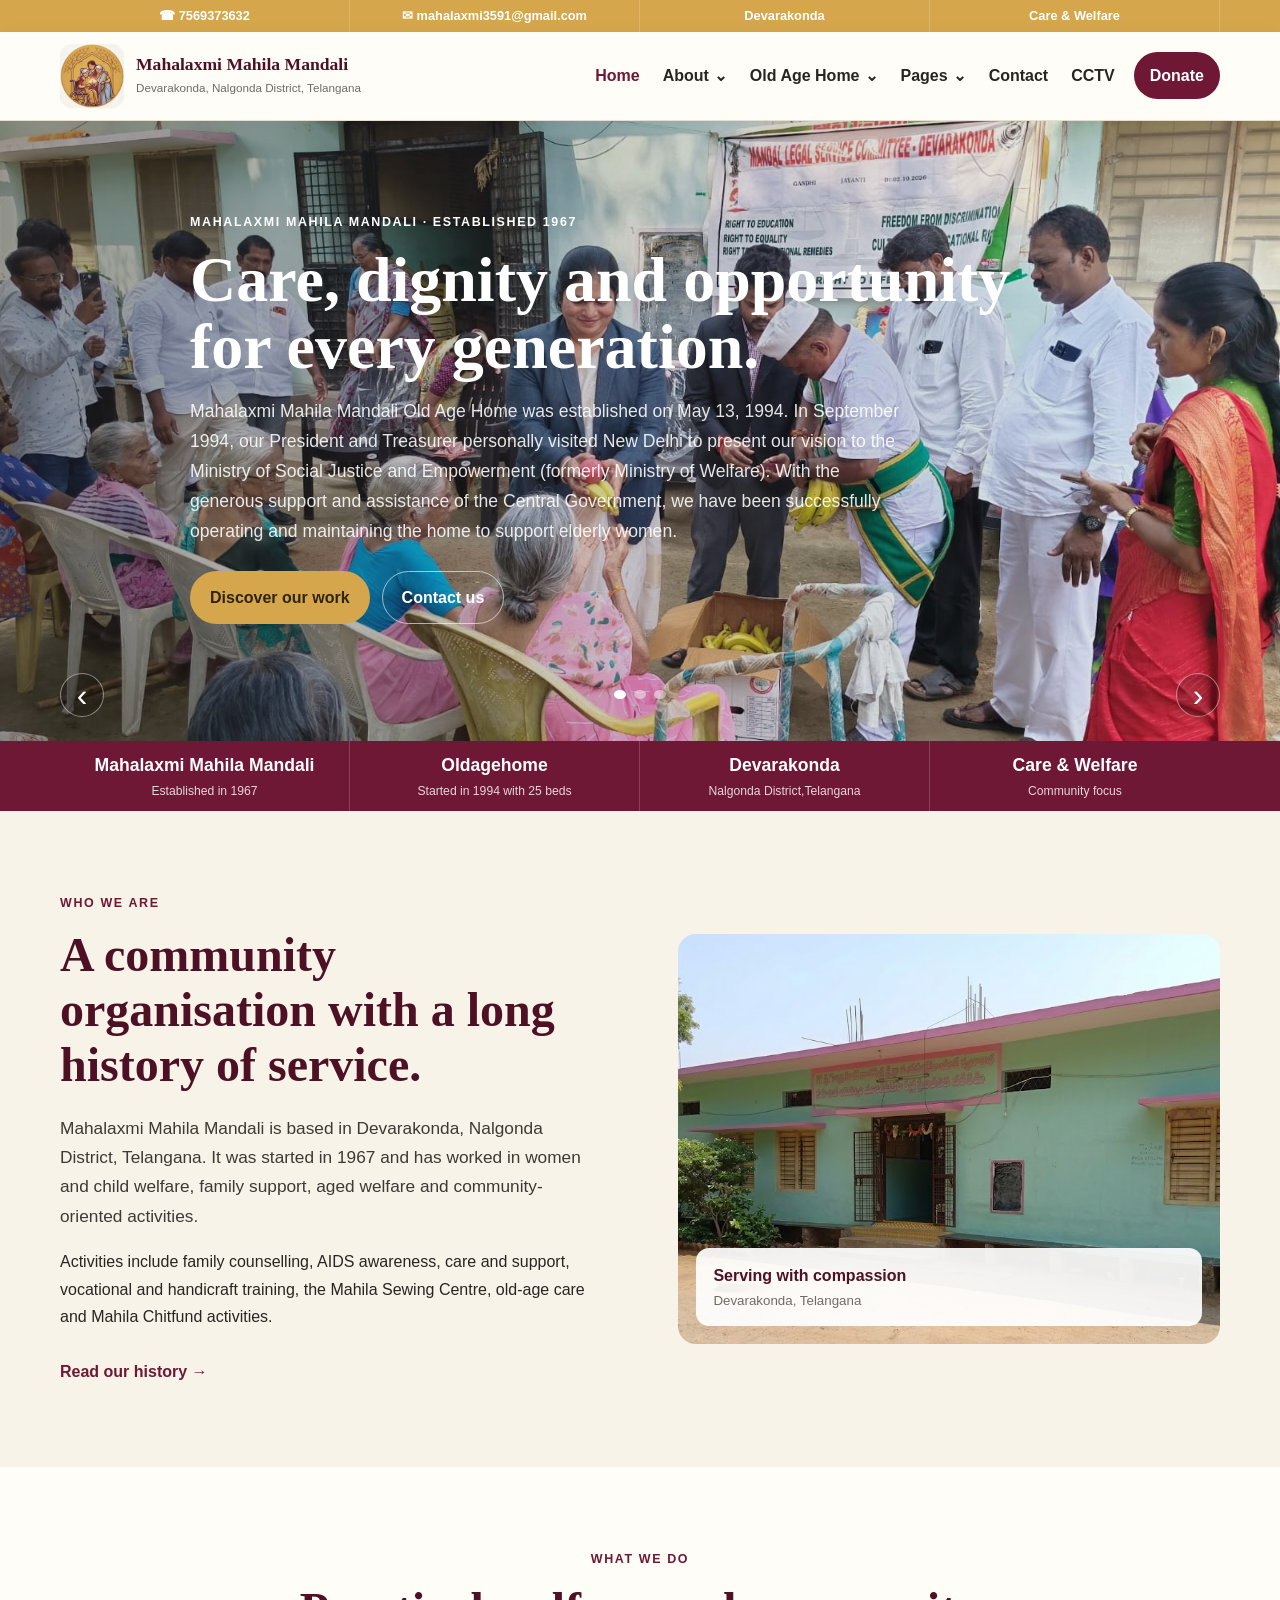
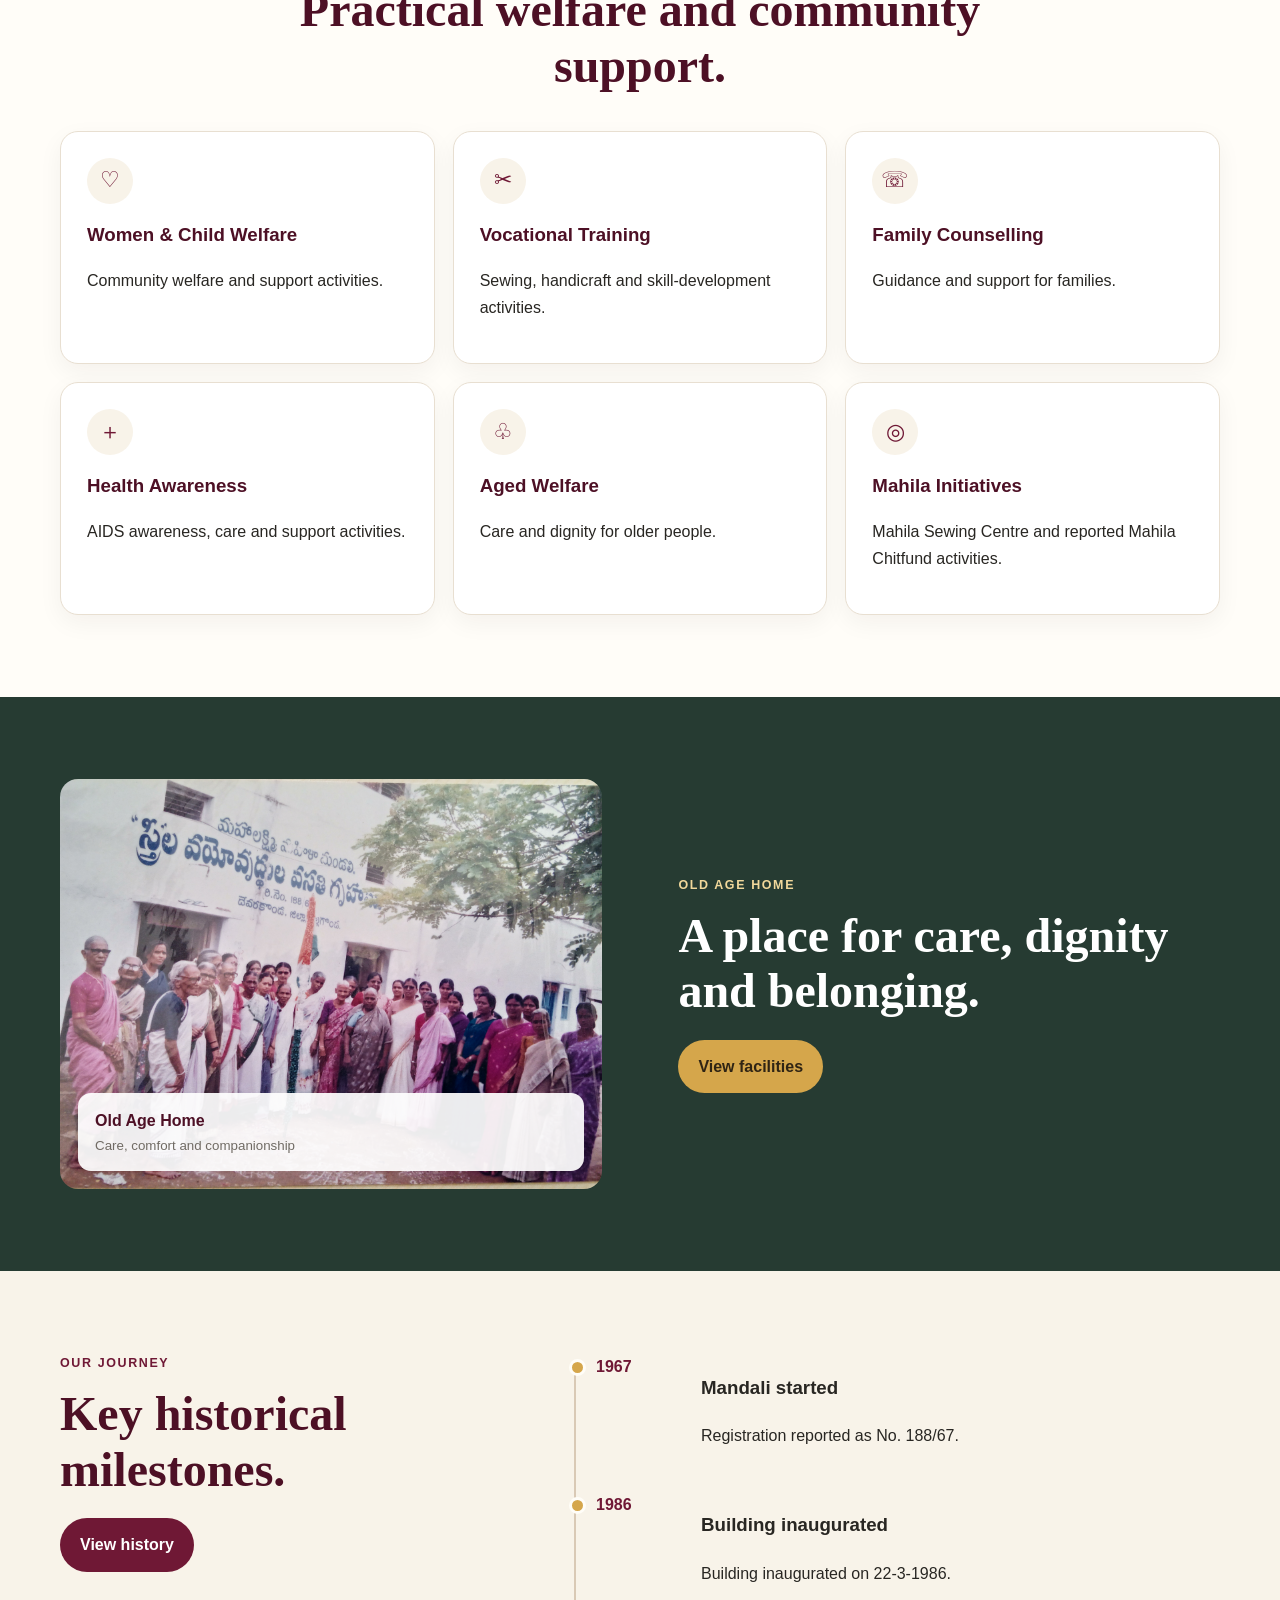
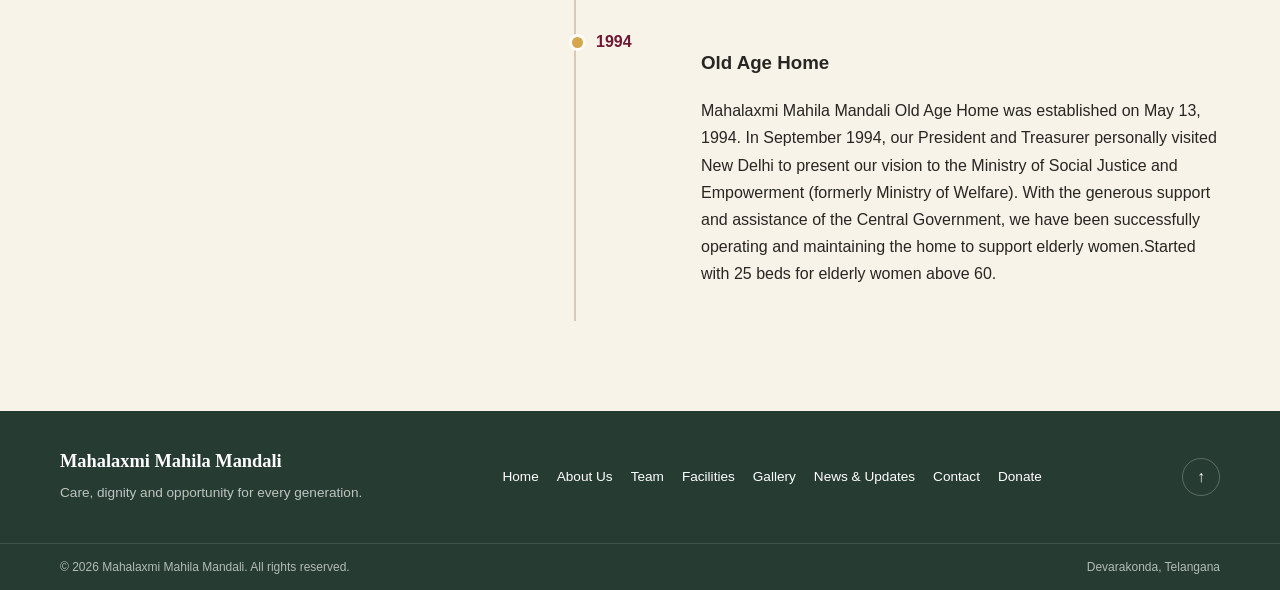
<file: index.html>
<!DOCTYPE html>
<html lang="en">
<head>
  <meta charset="UTF-8">
  <meta name="viewport" content="width=device-width, initial-scale=1.0">
  <meta name="description" content="Women and child welfare, community support and elder care in Devarakonda since 1967.">
  <title>Home | Mahalaxmi Mahila Mandali</title>
  <link rel="stylesheet" href="style.css">
</head>
<section class="facts-strip1">
  <div class="container facts-grid">
    <div class="fact1"><span class="fact-number1">☎ 7569373632</span><span class="fact-label"></span></div>
    <div class="fact1"><span class="fact-number1">✉ mahalaxmi3591@gmail.com</span><span class="fact-label"></span></div>
    <div class="fact1"><span class="fact-number1">Devarakonda</span><span class="fact-label"></span></div>
    <div class="fact1"><span class="fact-number1">Care &amp; Welfare</span><span class="fact-label"></span></div>
  </div>
</section>
<body id="top" class="index-page">
  <a class="skip-link" href="#main">Skip to content</a>
  <header class="site-header">
  <div class="container header-inner">
    <!-- COMMON LOGO: Put the official logo at images/logo/logo.png.
         Do not change this path on other pages. The text fallback prevents a broken-image icon. -->
    <a href="index.html" class="brand" aria-label="Mahalaxmi Mahila Mandali home">
      <img src="images/logo/logo.png" alt="Mahalaxmi Mahila Mandali Logo" class="brand-logo"
           onerror="this.style.display='none'; this.nextElementSibling.hidden=false;">
      <span class="logo-fallback" aria-hidden="true" hidden> </span>
      <span class="brand-copy">
        <strong>Mahalaxmi Mahila Mandali</strong>
        <small>Devarakonda, Nalgonda District, Telangana</small>
      </span>
    </a>

    <!-- COMMON MOBILE MENU BUTTON: keep this unchanged on every page. -->
    <button class="menu-toggle" type="button" aria-label="Open navigation menu" aria-expanded="false">☰</button>

    <!-- COMMON NAVIGATION: copy this exact structure to every future page.
         Only aria-current="page" should change to the current page where appropriate. -->
    <nav class="primary-nav" aria-label="Main navigation">
      <a class="nav-link active" aria-current="page" href="index.html">Home</a>

      <div class="nav-item has-dropdown">
        <button class="dropdown-toggle" type="button" aria-expanded="false">About <span aria-hidden="true">⌄</span></button>
        <div class="dropdown-menu">
          <a href="about.html">About Us</a>
          <a href="team.html">Team</a>
          <a href="facilities.html">Facilities</a>
        </div>
      </div>

      <div class="nav-item has-dropdown">
        <button class="dropdown-toggle" type="button" aria-expanded="false">Old Age Home <span aria-hidden="true">⌄</span></button>
        <div class="dropdown-menu">
          <a href="old-age-home.html">Overview</a>
          <a href="staff.html">Staff List</a>
          <a href="beneficiary.html">Beneficiary List</a>
          <a href="menu.html">Menu List</a>
          <a href="assets.html">Assets List</a>
        </div>
      </div>

      <div class="nav-item has-dropdown">
        <button class="dropdown-toggle" type="button" aria-expanded="false">Pages <span aria-hidden="true">⌄</span></button>
        <div class="dropdown-menu">
          <a href="gallery.html">Gallery</a>
          <a href="news-updates.html">News &amp; Updates</a>
          <a href="welfare-activities.html">Welfare Activities</a>
          <a href="live-feed.html">Live Feed</a>
        </div>
      </div>

      <a class="nav-link" href="contact.html">Contact</a>
      <!-- CCTV is an external destination supplied by the organization. -->
      <a class="nav-link cctv-link" href="http://202.133.49.162:8082/" target="_blank" rel="noopener noreferrer">CCTV</a>
      <a class="nav-donate" href="contact.html#donate">Donate</a>
    </nav>
  </div>
</header>

  <main id="main">

<section class="hero" aria-label="Welcome">
  <!-- HERO IMAGE: To use your own photo, replace each --hero-image URL with
       a local path such as images/hero-1.jpg. Keep the three .hero-slide blocks. -->
  <div class="hero-slide active" style="--hero-image:url('images/hero/hero-1.jpeg');">
    <div class="hero-shade"></div>
    <div class="container hero-content">
      <p class="eyebrow light">Mahalaxmi Mahila Mandali · Established 1967</p>
      <h1>Care, dignity and opportunity for every generation.</h1>
      <p class="hero-lead">Mahalaxmi Mahila Mandali Old Age Home was established on May 13, 1994. In September 1994, our President and Treasurer personally visited New Delhi to present our vision to the Ministry of Social Justice and Empowerment (formerly Ministry of Welfare). With the generous support and assistance of the Central Government, we have been successfully operating and maintaining the home to support elderly women.</p>
      <div class="hero-actions">
        <a class="button button-gold" href="about.html">Discover our work</a>
        <a class="button button-outline" href="contact.html">Contact us</a>
      </div>
    </div>
  </div>
  <div class="hero-slide" style="--hero-image:url('images/hero/hero-2.jpg');">
    <div class="hero-shade"></div>
    <div class="container hero-content">
      <p class="eyebrow light">Community welfare</p>
      <h2>Stronger families. Stronger communities.</h2>
      <p class="hero-lead">Family counselling, awareness, vocational and community welfare activities form part of the Mandali's work.</p>
      <div class="hero-actions"><a class="button button-gold" href="welfare-activities.html">Explore activities</a></div>
    </div>
  </div>
  <div class="hero-slide" style="--hero-image:url('images/hero/hero-3.jpeg');">
    <div class="hero-shade"></div>
    <div class="container hero-content">
      <p class="eyebrow light">Old Age Home</p>
      <h2>Respect, comfort and companionship in later life.</h2>
      <p class="hero-lead">The old-age-home started in 1994 with 25 beds for elderly women above 60.</p>
      <div class="hero-actions"><a class="button button-gold" href="old-age-home.html">Old Age Home</a></div>
    </div>
  </div>
  <div class="hero-controls container">
    <button class="carousel-arrow previous" type="button" aria-label="Previous slide">‹</button>
    <div class="carousel-dots" aria-label="Choose slide">
      <button class="carousel-dot active" type="button" aria-label="Slide 1" aria-pressed="true"></button>
      <button class="carousel-dot" type="button" aria-label="Slide 2" aria-pressed="false"></button>
      <button class="carousel-dot" type="button" aria-label="Slide 3" aria-pressed="false"></button>
    </div>
    <button class="carousel-arrow next" type="button" aria-label="Next slide">›</button>
  </div>
</section>

<section class="facts-strip">
  <div class="container facts-grid">
    <div class="fact"><span class="fact-number">Mahalaxmi Mahila Mandali</span><span class="fact-label">Established in 1967</span></div>
    <div class="fact"><span class="fact-number">Oldagehome</span><span class="fact-label">Started in 1994 with 25 beds<span></div>
    <div class="fact"><span class="fact-number">Devarakonda</span><span class="fact-label">Nalgonda District,Telangana</span></div>
    <div class="fact"><span class="fact-number">Care &amp; Welfare</span><span class="fact-label">Community focus</span></div>
  </div>
</section>

<section class="section section-cream" id="about">
  <div class="container two-column">
    <div class="section-copy">
      <p class="eyebrow">Who we are</p>
      <h2>A community organisation with a long history of service.</h2>
      <p class="lead">Mahalaxmi Mahila Mandali is based in Devarakonda, Nalgonda District, Telangana. It was started in 1967 and has worked in women and child welfare, family support, aged welfare and community-oriented activities.</p>
      <p>Activities include family counselling, AIDS awareness, care and support, vocational and handicraft training, the Mahila Sewing Centre, old-age care and Mahila Chitfund activities.</p>
      <a class="text-link" href="about.html">Read our history →</a>
    </div>
    <div class="about-visual">
      <!-- ORGANIZATION PHOTO: Put the approved building/photo at images/organization.jpg. -->
      <img src="images/organization.jpg" alt="Mahalaxmi Mahila Mandali building or activity" onerror="this.style.display='none';this.parentElement.classList.add('photo-placeholder');">
      <div class="photo-caption"><strong>Serving with compassion</strong><small>Devarakonda, Telangana</small></div>
    </div>
  </div>
</section>

<section class="section" id="welfare">
  <div class="container">
    <div class="section-heading centered">
      <p class="eyebrow">What we do</p>
      <h2>Practical welfare and community support.</h2>
      </div>
    <div class="cards-grid">
      <article class="service-card"><span class="service-icon">♡</span><h3>Women &amp; Child Welfare</h3><p>Community welfare and support activities.</p></article>
      <article class="service-card"><span class="service-icon">✂</span><h3>Vocational Training</h3><p>Sewing, handicraft and skill-development activities.</p></article>
      <article class="service-card"><span class="service-icon">☏</span><h3>Family Counselling</h3><p>Guidance and support for families.</p></article>
      <article class="service-card"><span class="service-icon">＋</span><h3>Health Awareness</h3><p>AIDS awareness, care and support activities.</p></article>
      <article class="service-card"><span class="service-icon">♧</span><h3>Aged Welfare</h3><p>Care and dignity for older people.</p></article>
      <article class="service-card"><span class="service-icon">◎</span><h3>Mahila Initiatives</h3><p>Mahila Sewing Centre and reported Mahila Chitfund activities.</p></article>
    </div>
  </div>
</section>

<section class="section section-dark" id="old-age-home">
  <div class="container two-column">
    <div class="about-visual dark-photo">
      <!-- OLD AGE HOME PHOTO: Put the approved photo at images/old-age-home.jpg. -->
      <img src="images/oldagehome1.jpg" alt="Mahalaxmi Mahila Mandali old age home" onerror="this.style.display='none';this.parentElement.classList.add('photo-placeholder');">
      <div class="photo-caption"><strong>Old Age Home</strong><small>Care, comfort and companionship</small></div>
    </div>
    <div class="section-copy inverse">
      <p class="eyebrow light-gold">Old Age Home</p>
      <h2>A place for care, dignity and belonging.</h2>
      <p class="lead"></p>
      <a class="button button-gold" href="facilities.html">View facilities</a>
    </div>
  </div>
</section>

<section class="section section-cream" id="history">
  <div class="container history-layout">
    <div class="section-heading">
      <p class="eyebrow">Our journey</p>
      <h2>Key historical milestones.</h2>
      <p></p>
      <a class="button button-maroon" href="about.html#history">View history</a>
    </div>
    <div class="timeline">
      <article class="timeline-item"><span class="timeline-year">1967</span><div><h3>Mandali started</h3><p>Registration reported as No. 188/67.</p></div></article>
      <article class="timeline-item"><span class="timeline-year">1986</span><div><h3>Building inaugurated</h3><p>Building inaugurated on 22-3-1986.</p></div></article>
      <article class="timeline-item"><span class="timeline-year">1994</span><div><h3>Old Age Home</h3><p>Mahalaxmi Mahila Mandali Old Age Home was established on May 13, 1994. In September 1994, our President and Treasurer personally visited New Delhi to present our vision to the Ministry of Social Justice and Empowerment (formerly Ministry of Welfare). With the generous support and assistance of the Central Government, we have been successfully operating and maintaining the home to support elderly women.Started with 25 beds for elderly women above 60.</p></div></article>
    </div>
  </div>
</section>



  </main>
  <footer class="site-footer">
  <div class="container footer-main">
    <div class="footer-brand">
      <strong>Mahalaxmi Mahila Mandali</strong>
      <p>Care, dignity and opportunity for every generation.</p>
    </div>
    <div class="footer-links">
      <a href="index.html">Home</a>
      <a href="about.html">About Us</a>
      <a href="team.html">Team</a>
      <a href="facilities.html">Facilities</a>
      <a href="gallery.html">Gallery</a>
      <a href="news-updates.html">News &amp; Updates</a>
      <a href="contact.html">Contact</a>
      <a href="contact.html#donate">Donate</a>
    </div>
    <a href="#top" class="footer-top" aria-label="Back to top">↑</a>
  </div>
  <div class="footer-bottom">
    <div class="container">
      <span>© <span id="current-year"></span> Mahalaxmi Mahila Mandali. All rights reserved.</span>
      <span>Devarakonda, Telangana</span>
    </div>
  </div>
</footer>

  <!-- COMMON SCRIPT: keep script.js beside every HTML page. -->
  <script src="script.js"></script>
</body>
</html>
</file>
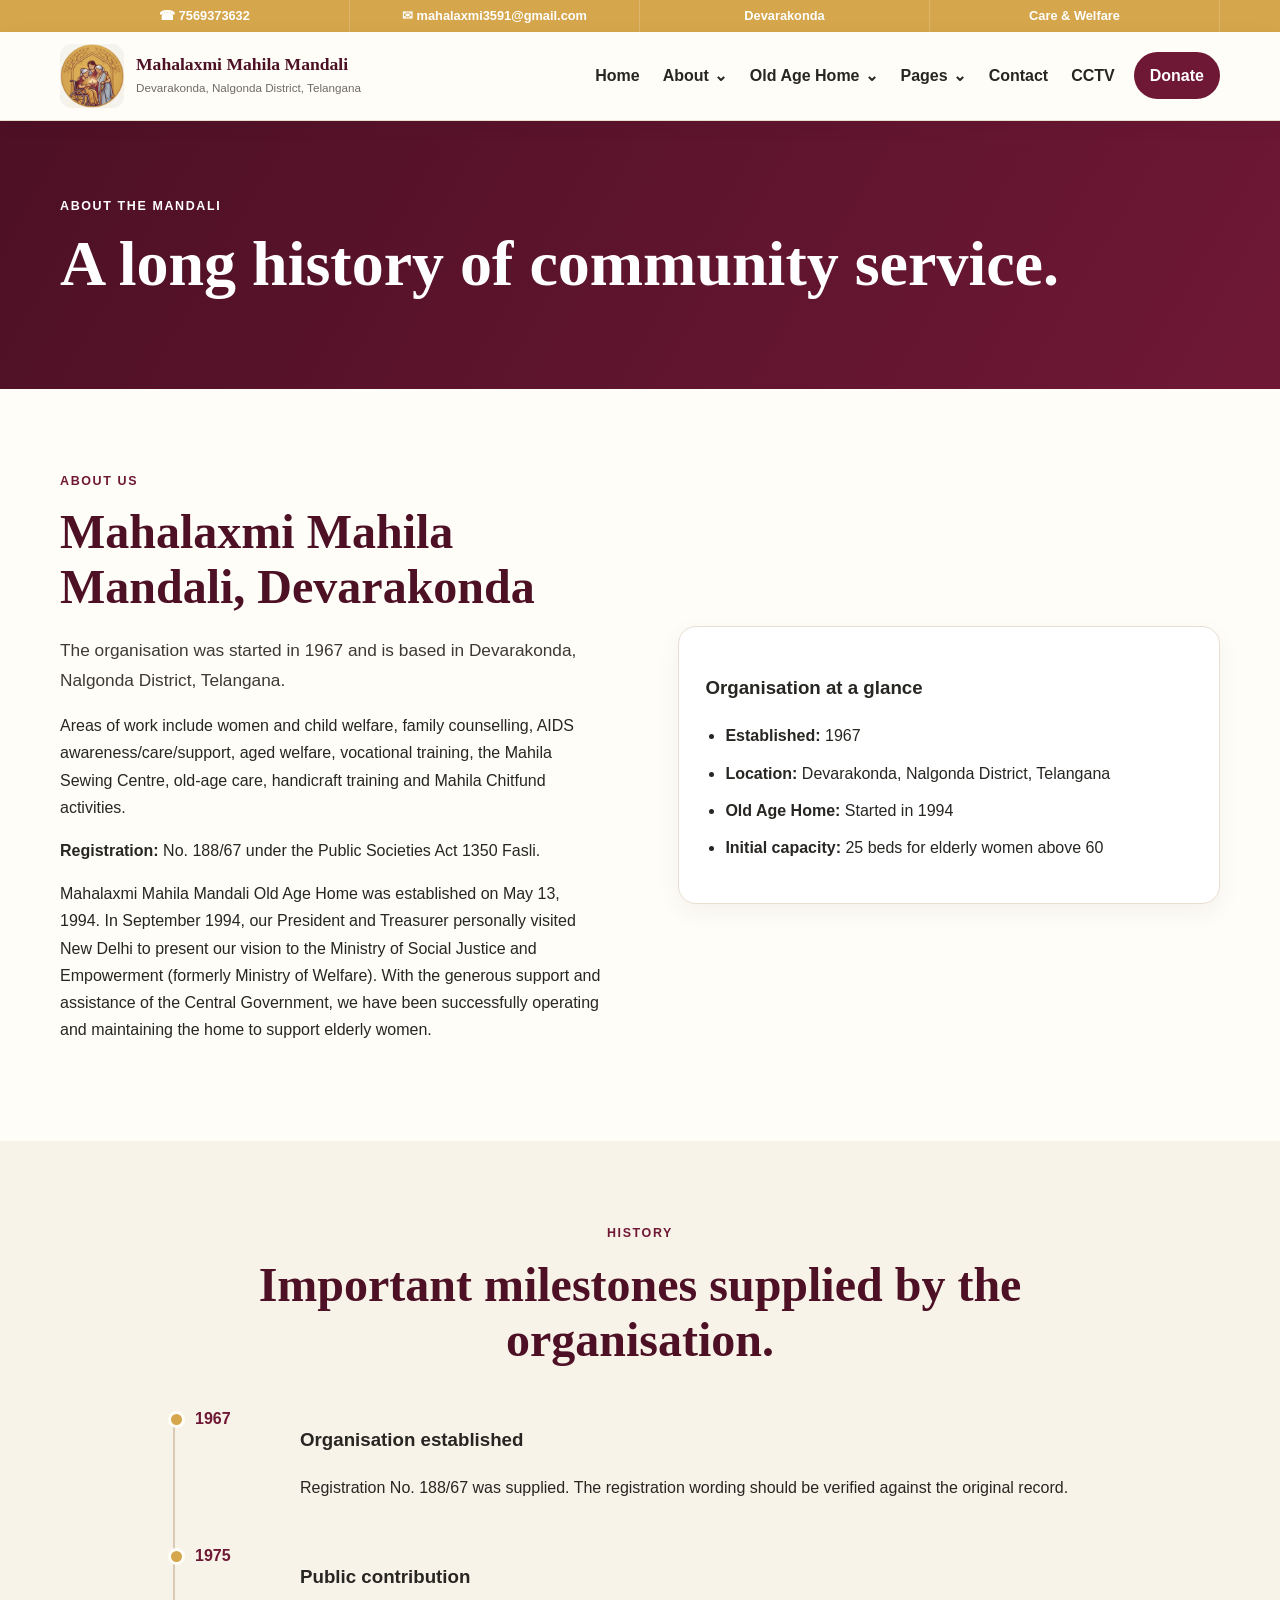
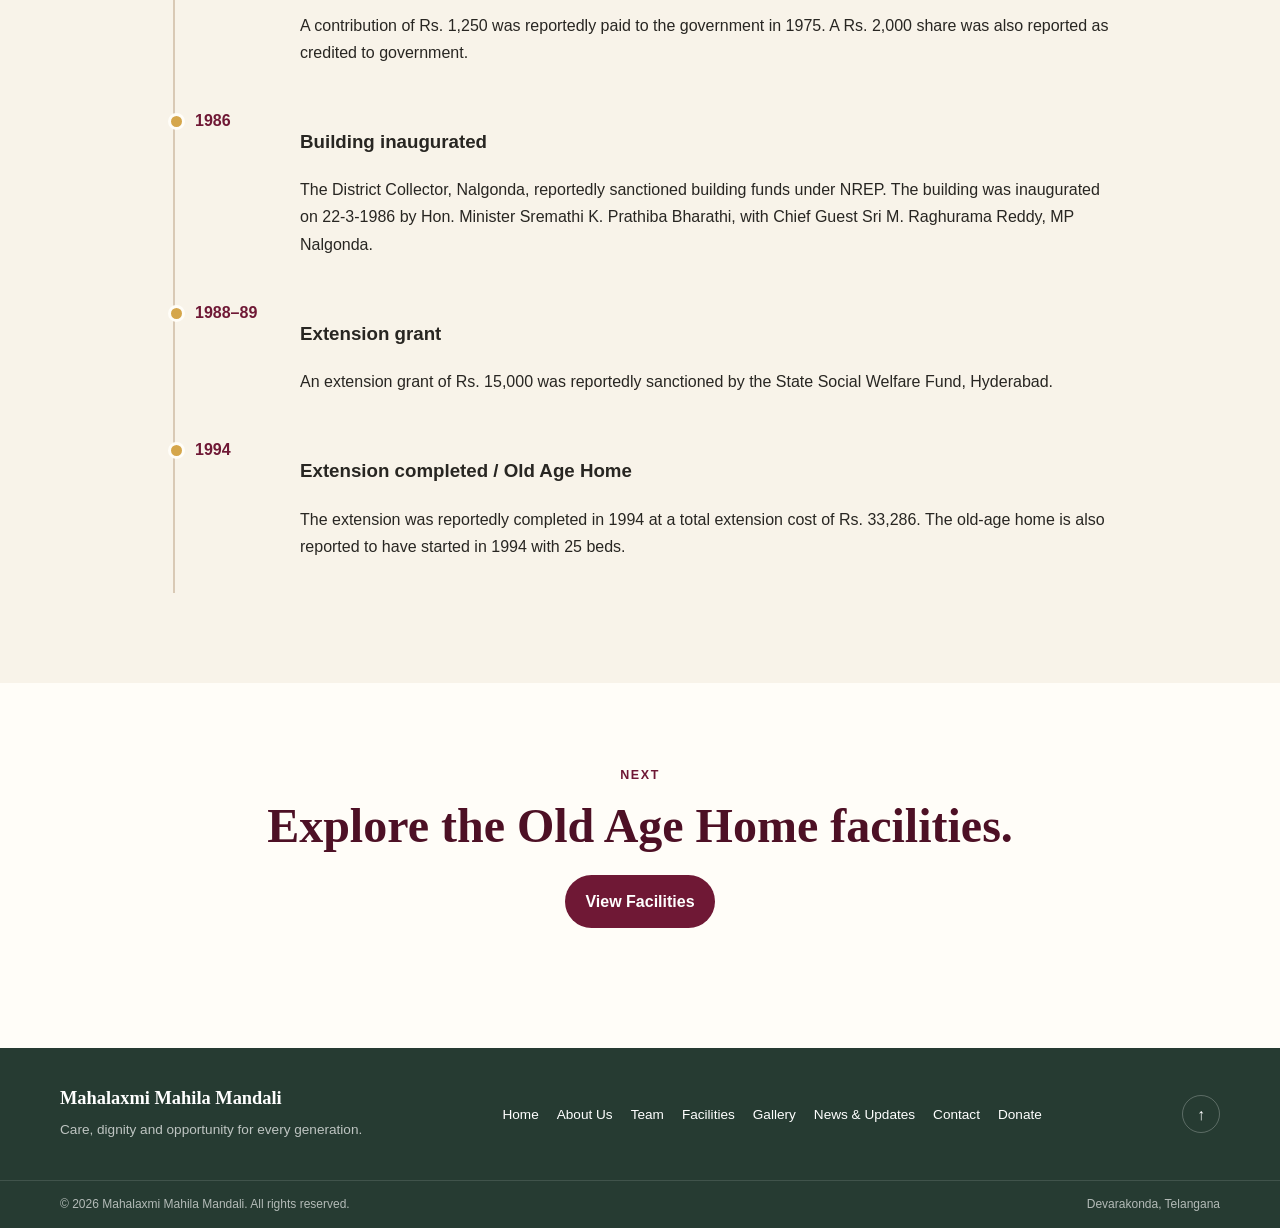
<file: about.html>
<!DOCTYPE html>
<html lang="en">
<head>
  <meta charset="UTF-8">
  <meta name="viewport" content="width=device-width, initial-scale=1.0">
  <meta name="description" content="History and organisation information for Mahalaxmi Mahila Mandali.">
  <title>About Us | Mahalaxmi Mahila Mandali</title>
  <link rel="stylesheet" href="style.css">
</head>
<section class="facts-strip1">
  <div class="container facts-grid">
    <div class="fact1"><span class="fact-number1">☎ 7569373632</span><span class="fact-label"></span></div>
    <div class="fact1"><span class="fact-number1">✉ mahalaxmi3591@gmail.com</span><span class="fact-label"></span></div>
    <div class="fact1"><span class="fact-number1">Devarakonda</span><span class="fact-label"></span></div>
    <div class="fact1"><span class="fact-number1">Care &amp; Welfare</span><span class="fact-label"></span></div>
  </div>
</section>
<body id="top" class="about-page">
  <a class="skip-link" href="#main">Skip to content</a>
  <header class="site-header">
  <div class="container header-inner">
    <!-- COMMON LOGO: Put the official logo at images/logo/logo.png.
         Do not change this path on other pages. The text fallback prevents a broken-image icon. -->
    <a href="index.html" class="brand" aria-label="Mahalaxmi Mahila Mandali home">
      <img src="images/logo/logo.png" alt="Mahalaxmi Mahila Mandali Logo" class="brand-logo"
           onerror="this.style.display='none'; this.nextElementSibling.hidden=false;">
      <span class="logo-fallback" aria-hidden="true" hidden></span>
      <span class="brand-copy">
        <strong>Mahalaxmi Mahila Mandali</strong>
        <small>Devarakonda, Nalgonda District, Telangana</small>
      </span>
    </a>

    <!-- COMMON MOBILE MENU BUTTON: keep this unchanged on every page. -->
    <button class="menu-toggle" type="button" aria-label="Open navigation menu" aria-expanded="false">☰</button>

    <!-- COMMON NAVIGATION: copy this exact structure to every future page.
         Only aria-current="page" should change to the current page where appropriate. -->
    <nav class="primary-nav" aria-label="Main navigation">
      <a class="nav-link" href="index.html">Home</a>

      <div class="nav-item has-dropdown">
        <button class="dropdown-toggle" type="button" aria-expanded="false">About <span aria-hidden="true">⌄</span></button>
        <div class="dropdown-menu">
          <a href="about.html" aria-current="page">About Us</a>
          <a href="team.html">Team</a>
          <a href="facilities.html">Facilities</a>
        </div>
      </div>

      <div class="nav-item has-dropdown">
        <button class="dropdown-toggle" type="button" aria-expanded="false">Old Age Home <span aria-hidden="true">⌄</span></button>
        <div class="dropdown-menu">
          <a href="old-age-home.html">Overview</a>
          <a href="staff.html">Staff List</a>
          <a href="beneficiary.html">Beneficiary List</a>
          <a href="menu.html">Menu List</a>
          <a href="assets.html">Assets List</a>
        </div>
      </div>

      <div class="nav-item has-dropdown">
        <button class="dropdown-toggle" type="button" aria-expanded="false">Pages <span aria-hidden="true">⌄</span></button>
        <div class="dropdown-menu">
          <a href="gallery.html">Gallery</a>
          <a href="news-updates.html">News &amp; Updates</a>
          <a href="welfare-activities.html">Welfare Activities</a>
          <a href="live-feed.html">Live Feed</a>
        </div>
      </div>

      <a class="nav-link" href="contact.html">Contact</a>
      <!-- CCTV is an external destination supplied by the organization. -->
      <a class="nav-link cctv-link" href="http://202.133.49.162:8082/" target="_blank" rel="noopener noreferrer">CCTV</a>
      <a class="nav-donate" href="contact.html#donate">Donate</a>
    </nav>
  </div>
</header>

  <main id="main">

<section class="page-hero">
  <div class="container">
    <p class="eyebrow light">About the Mandali</p>
    <h1>A long history of community service.</h1>
    <p></p>
  </div>
</section>

<section class="section">
  <div class="container two-column">
    <div class="section-copy">
      <p class="eyebrow">About Us</p>
      <h2>Mahalaxmi Mahila Mandali, Devarakonda</h2>
      <p class="lead">The organisation was started in 1967 and is based in Devarakonda, Nalgonda District, Telangana.</p>
      <p>Areas of work include women and child welfare, family counselling, AIDS awareness/care/support, aged welfare, vocational training, the Mahila Sewing Centre, old-age care, handicraft training and Mahila Chitfund activities.</p>
      <p><strong>Registration:</strong> No. 188/67 under the Public Societies Act 1350 Fasli. </p>
      <p>Mahalaxmi Mahila Mandali Old Age Home was established on May 13, 1994. In September 1994, our President and Treasurer personally visited New Delhi to present our vision to the Ministry of Social Justice and Empowerment (formerly Ministry of Welfare). With the generous support and assistance of the Central Government, we have been successfully operating and maintaining the home to support elderly women.</p>
    </div>
    <div class="info-card">
      <h3>Organisation at a glance</h3>
      <ul class="clean-list">
        <li><strong>Established:</strong> 1967</li>
        <li><strong>Location:</strong> Devarakonda, Nalgonda District, Telangana</li>
        <li><strong>Old Age Home:</strong> Started in 1994</li>
        <li><strong>Initial capacity:</strong> 25 beds for elderly women above 60</li>
      </ul>
    </div>
  </div>
</section>

<section class="section section-cream" id="history">
  <div class="container">
    <div class="section-heading centered">
      <p class="eyebrow">History</p>
      <h2>Important milestones supplied by the organisation.</h2>
      <p></p>
    </div>
    <div class="timeline timeline-wide">
      <article class="timeline-item"><span class="timeline-year">1967</span><div><h3>Organisation established</h3><p>Registration No. 188/67 was supplied. The registration wording should be verified against the original record.</p></div></article>
      <article class="timeline-item"><span class="timeline-year">1975</span><div><h3>Public contribution</h3><p>A contribution of Rs. 1,250 was reportedly paid to the government in 1975. A Rs. 2,000 share was also reported as credited to government.</p></div></article>
      <article class="timeline-item"><span class="timeline-year">1986</span><div><h3>Building inaugurated</h3><p>The District Collector, Nalgonda, reportedly sanctioned building funds under NREP. The building was inaugurated on 22-3-1986 by Hon. Minister Sremathi K. Prathiba Bharathi, with Chief Guest Sri M. Raghurama Reddy, MP Nalgonda.</p></div></article>
      <article class="timeline-item"><span class="timeline-year">1988–89</span><div><h3>Extension grant</h3><p>An extension grant of Rs. 15,000 was reportedly sanctioned by the State Social Welfare Fund, Hyderabad.</p></div></article>
      <article class="timeline-item"><span class="timeline-year">1994</span><div><h3>Extension completed / Old Age Home</h3><p>The extension was reportedly completed in 1994 at a total extension cost of Rs. 33,286. The old-age home is also reported to have started in 1994 with 25 beds.</p></div></article>
    </div>
  </div>
</section>

<section class="section" id="facilities">
  <div class="container section-heading centered">
    <p class="eyebrow">Next</p>
    <h2>Explore the Old Age Home facilities.</h2>
    <a class="button button-maroon" href="facilities.html">View Facilities</a>
  </div>
</section>

  </main>
  <footer class="site-footer">
  <div class="container footer-main">
    <div class="footer-brand">
      <strong>Mahalaxmi Mahila Mandali</strong>
      <p>Care, dignity and opportunity for every generation.</p>
    </div>
    <div class="footer-links">
      <a href="index.html">Home</a>
      <a href="about.html">About Us</a>
      <a href="team.html">Team</a>
      <a href="facilities.html">Facilities</a>
      <a href="gallery.html">Gallery</a>
      <a href="news-updates.html">News &amp; Updates</a>
      <a href="contact.html">Contact</a>
      <a href="contact.html#donate">Donate</a>
    </div>
    <a href="#top" class="footer-top" aria-label="Back to top">↑</a>
  </div>
  <div class="footer-bottom">
    <div class="container">
      <span>© <span id="current-year"></span> Mahalaxmi Mahila Mandali. All rights reserved.</span>
      <span>Devarakonda, Telangana</span>
    </div>
  </div>
</footer>

  <!-- COMMON SCRIPT: keep script.js beside every HTML page. -->
  <script src="script.js"></script>
</body>
</html>
</file>
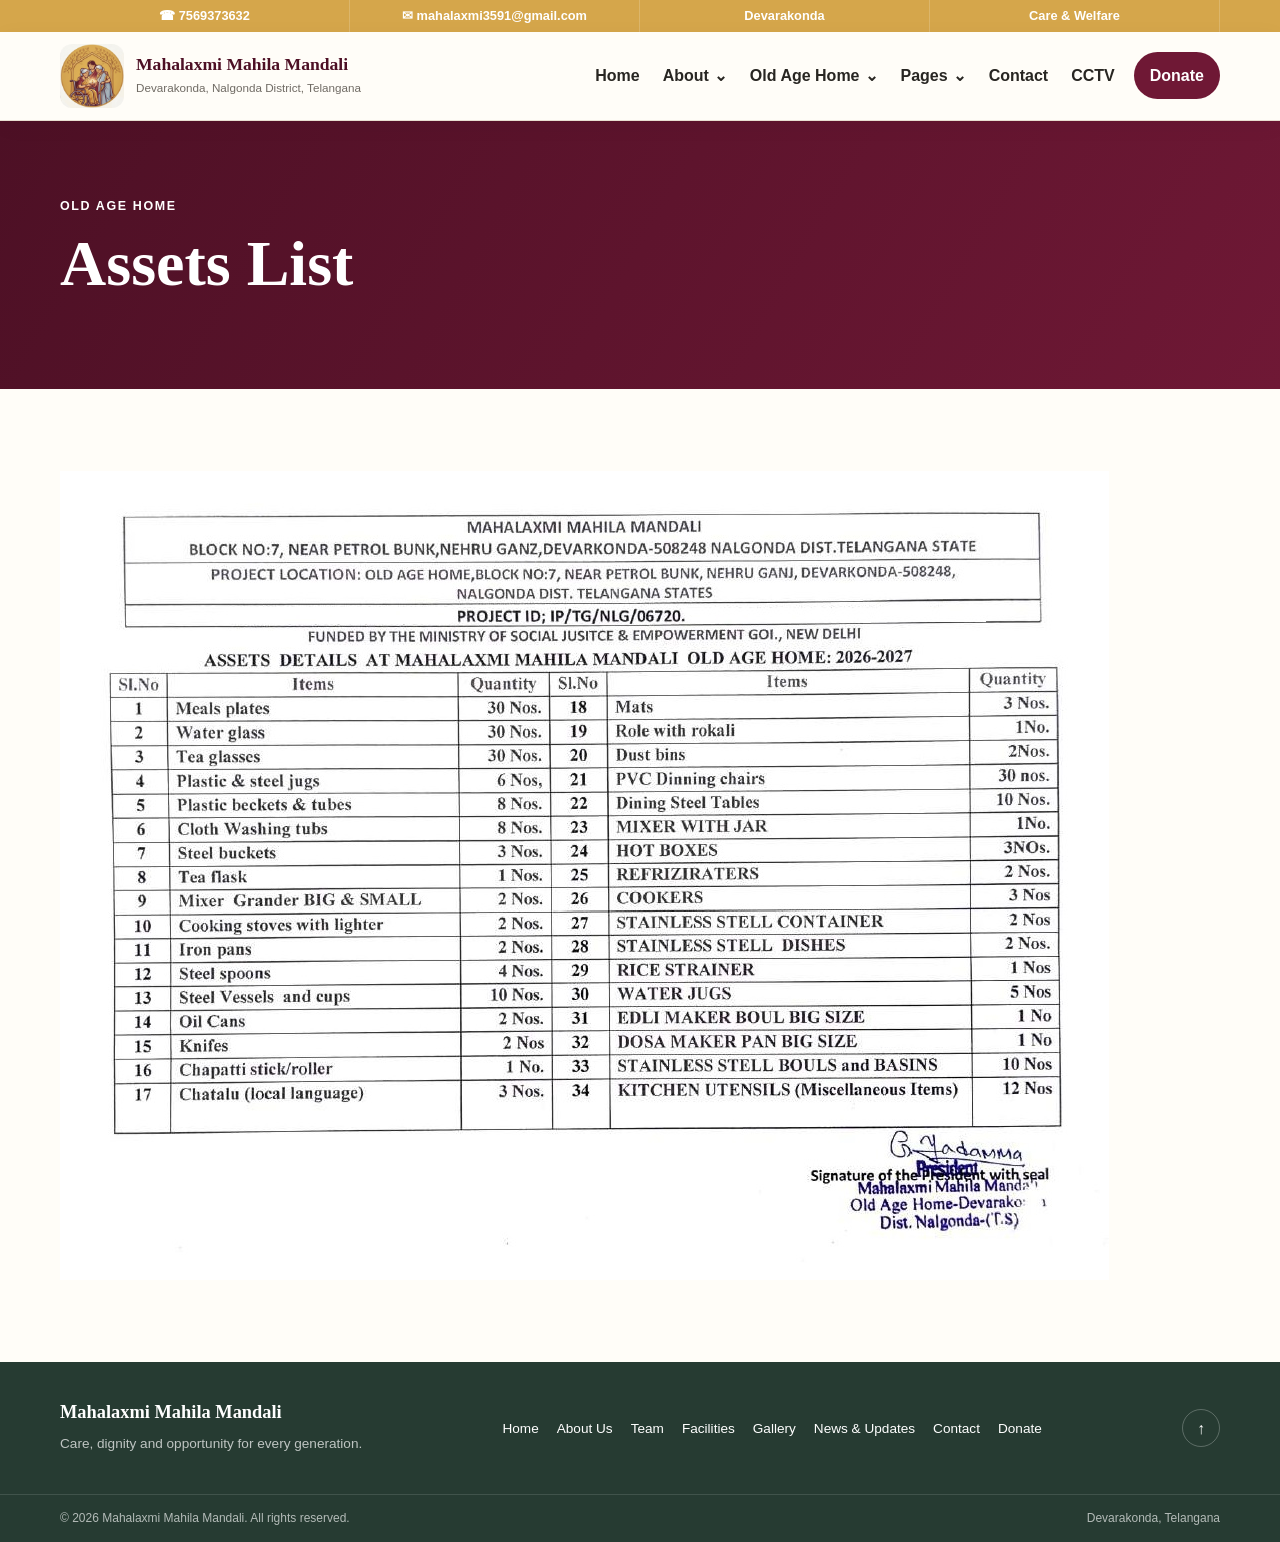
<file: assets.html>
<!DOCTYPE html>
<html lang="en">
<head>
  <meta charset="UTF-8">
  <meta name="viewport" content="width=device-width, initial-scale=1.0">
  <meta name="description" content="Replace the sample rows with the approved current asset register.">
  <title>Assets List | Mahalaxmi Mahila Mandali</title>
  <link rel="stylesheet" href="style.css">
</head>
<section class="facts-strip1">
  <div class="container facts-grid">
    <div class="fact1"><span class="fact-number1">☎ 7569373632</span><span class="fact-label"></span></div>
    <div class="fact1"><span class="fact-number1">✉ mahalaxmi3591@gmail.com</span><span class="fact-label"></span></div>
    <div class="fact1"><span class="fact-number1">Devarakonda</span><span class="fact-label"></span></div>
    <div class="fact1"><span class="fact-number1">Care &amp; Welfare</span><span class="fact-label"></span></div>
  </div>
</section>
<body id="top" class="assets-page">
  <a class="skip-link" href="#main">Skip to content</a>
  <header class="site-header">
  <div class="container header-inner">
    <!-- COMMON LOGO: Put the official logo at images/logo/logo.png.
         Do not change this path on other pages. The text fallback prevents a broken-image icon. -->
    <a href="index.html" class="brand" aria-label="Mahalaxmi Mahila Mandali home">
      <img src="images/logo/logo.png" alt="Mahalaxmi Mahila Mandali Logo" class="brand-logo"
           onerror="this.style.display='none'; this.nextElementSibling.hidden=false;">
      <span class="logo-fallback" aria-hidden="true" hidden></span>
      <span class="brand-copy">
        <strong>Mahalaxmi Mahila Mandali</strong>
        <small>Devarakonda, Nalgonda District, Telangana</small>
      </span>
    </a>

    <!-- COMMON MOBILE MENU BUTTON: keep this unchanged on every page. -->
    <button class="menu-toggle" type="button" aria-label="Open navigation menu" aria-expanded="false">☰</button>

    <!-- COMMON NAVIGATION: copy this exact structure to every future page.
         Only aria-current="page" should change to the current page where appropriate. -->
    <nav class="primary-nav" aria-label="Main navigation">
      <a class="nav-link" href="index.html">Home</a>

      <div class="nav-item has-dropdown">
        <button class="dropdown-toggle" type="button" aria-expanded="false">About <span aria-hidden="true">⌄</span></button>
        <div class="dropdown-menu">
          <a href="about.html">About Us</a>
          <a href="team.html">Team</a>
          <a href="facilities.html">Facilities</a>
        </div>
      </div>

      <div class="nav-item has-dropdown">
        <button class="dropdown-toggle" type="button" aria-expanded="false">Old Age Home <span aria-hidden="true">⌄</span></button>
        <div class="dropdown-menu">
          <a href="old-age-home.html">Overview</a>
          <a href="staff.html">Staff List</a>
          <a href="beneficiary.html">Beneficiary List</a>
          <a href="menu.html">Menu List</a>
          <a href="assets.html" aria-current="page">Assets List</a>
        </div>
      </div>

      <div class="nav-item has-dropdown">
        <button class="dropdown-toggle" type="button" aria-expanded="false">Pages <span aria-hidden="true">⌄</span></button>
        <div class="dropdown-menu">
          <a href="gallery.html">Gallery</a>
          <a href="news-updates.html">News &amp; Updates</a>
          <a href="welfare-activities.html">Welfare Activities</a>
          <a href="live-feed.html">Live Feed</a>
        </div>
      </div>

      <a class="nav-link" href="contact.html">Contact</a>
      <!-- CCTV is an external destination supplied by the organization. -->
      <a class="nav-link cctv-link" href="http://202.133.49.162:8082/" target="_blank" rel="noopener noreferrer">CCTV</a>
      <a class="nav-donate" href="contact.html#donate">Donate</a>
    </nav>
  </div>
</header>

  <main id="main">

<section class="page-hero">
  <div class="container">
    <p class="eyebrow light">Old Age Home</p>
    <h1>Assets List</h1>
    <p></p>
  </div>
</section>

<section class="section">
  <div class="container">
    <img src="images/Assets/Assets.jpg" alt="Asset Item 1" class="assets-image">
    <!-- TABLE CONTENT TO CHANGE:
         Replace the sample/placeholder rows below with approved current records.
         Keep the table structure and column headings unless management requests a change. 
    <div class="section-heading"><p class="eyebrow">Old Age Home</p><h2>Assets List</h2><p>Replace the sample rows with the approved current asset register.</p></div>
    <div class="table-wrap"><table><thead><tr><th>S.No.</th><th>Asset</th><th>Quantity</th><th>Condition</th></tr></thead><tbody><tr><td>1</td><td>To be updated</td><td>—</td><td>—</td></tr><tr><td>2</td><td>To be updated</td><td>—</td><td>—</td></tr></tbody></table></div>
    <p class="notice">Information on this page should be updated only from the organisation's approved records.</p>-->
  </div>
</section>

  </main>
  <footer class="site-footer">
  <div class="container footer-main">
    <div class="footer-brand">
      <strong>Mahalaxmi Mahila Mandali</strong>
      <p>Care, dignity and opportunity for every generation.</p>
    </div>
    <div class="footer-links">
      <a href="index.html">Home</a>
      <a href="about.html">About Us</a>
      <a href="team.html">Team</a>
      <a href="facilities.html">Facilities</a>
      <a href="gallery.html">Gallery</a>
      <a href="news-updates.html">News &amp; Updates</a>
      <a href="contact.html">Contact</a>
      <a href="contact.html#donate">Donate</a>
    </div>
    <a href="#top" class="footer-top" aria-label="Back to top">↑</a>
  </div>
  <div class="footer-bottom">
    <div class="container">
      <span>© <span id="current-year"></span> Mahalaxmi Mahila Mandali. All rights reserved.</span>
      <span>Devarakonda, Telangana</span>
    </div>
  </div>
</footer>

  <!-- COMMON SCRIPT: keep script.js beside every HTML page. -->
  <script src="script.js"></script>
</body>
</html>
</file>
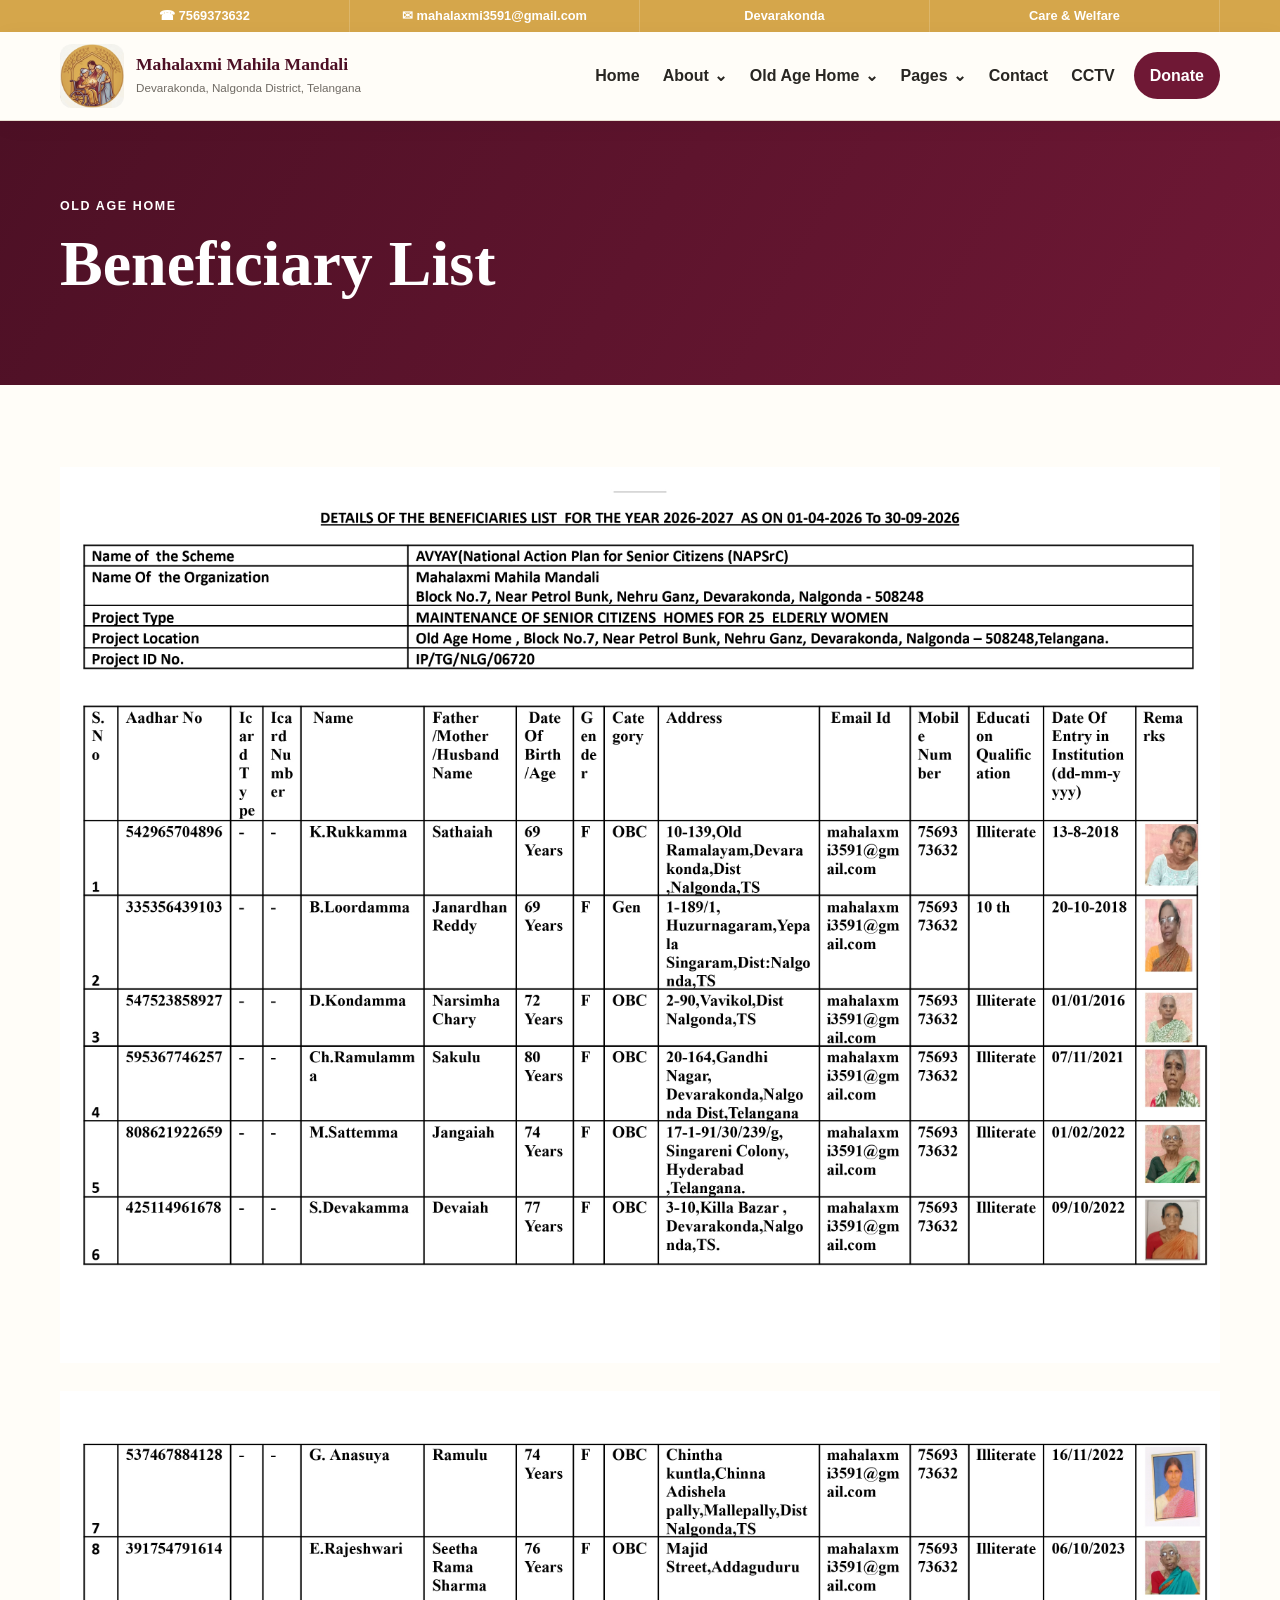
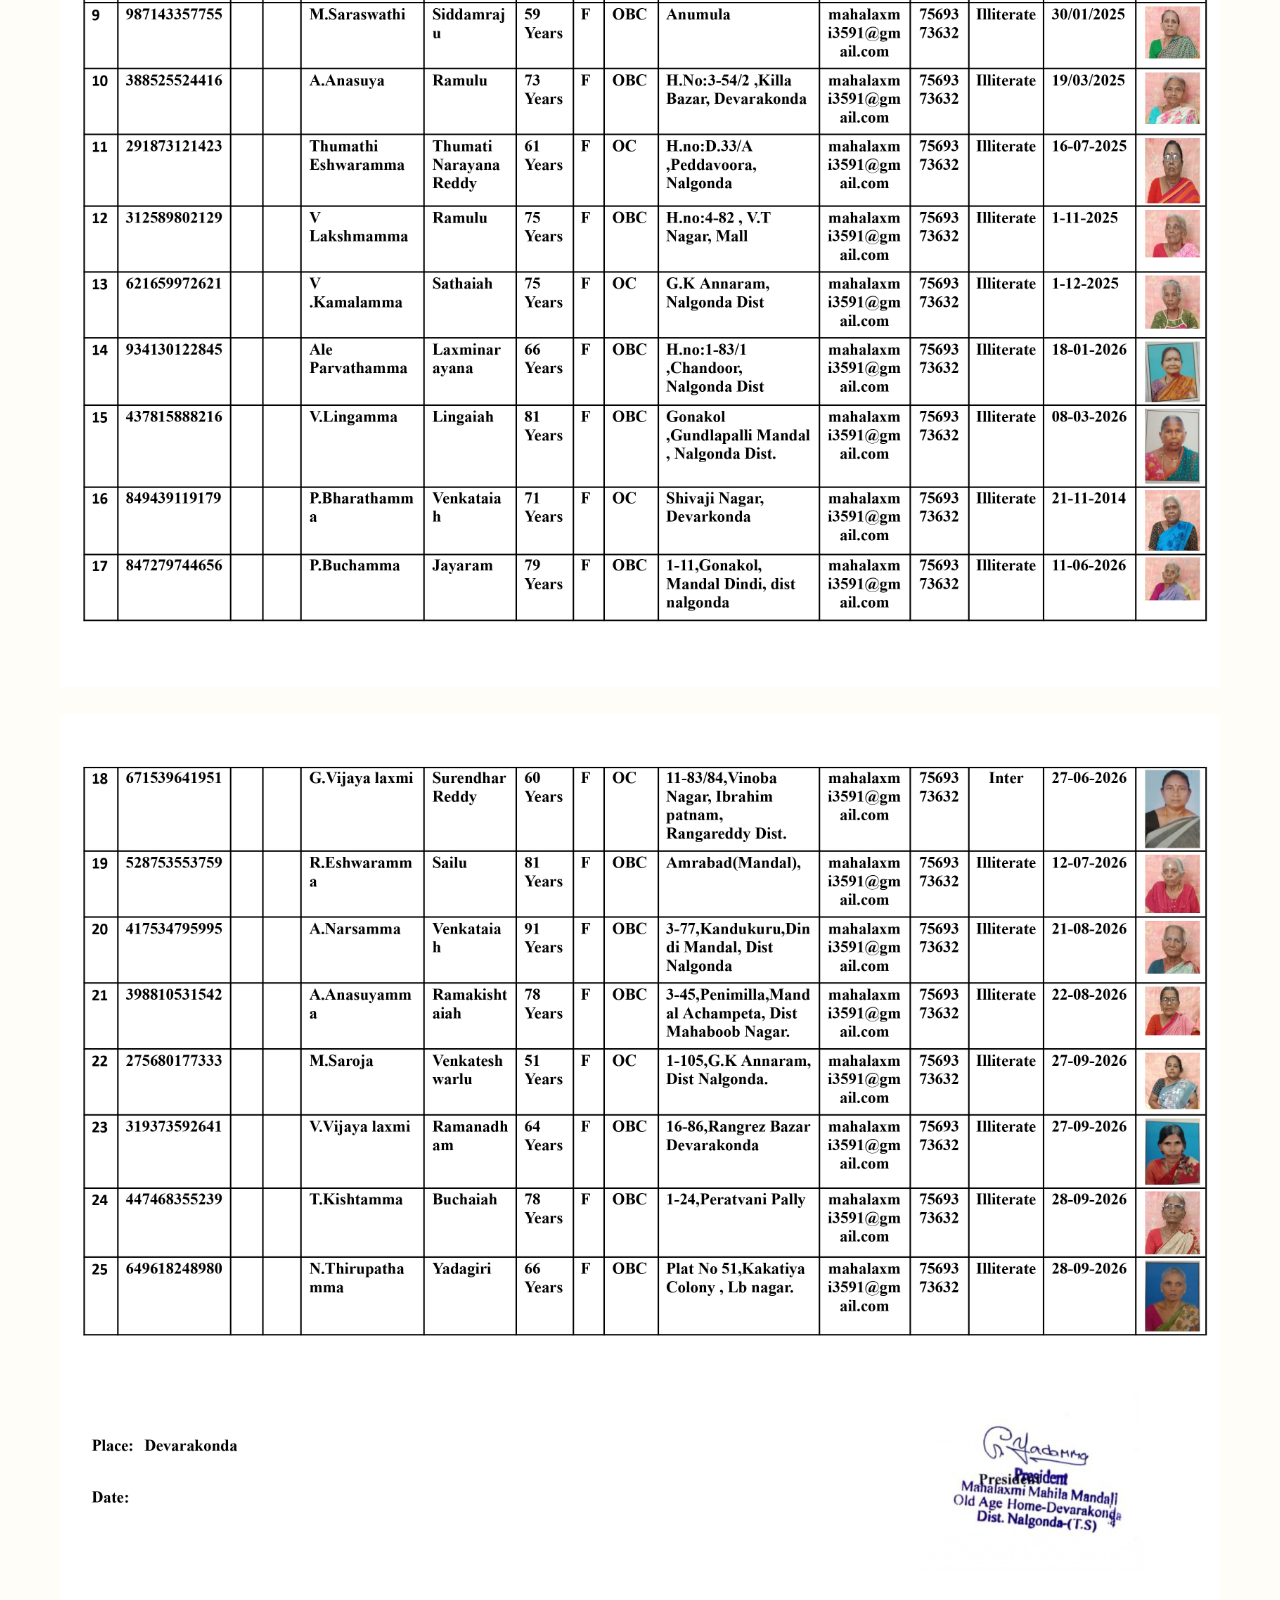
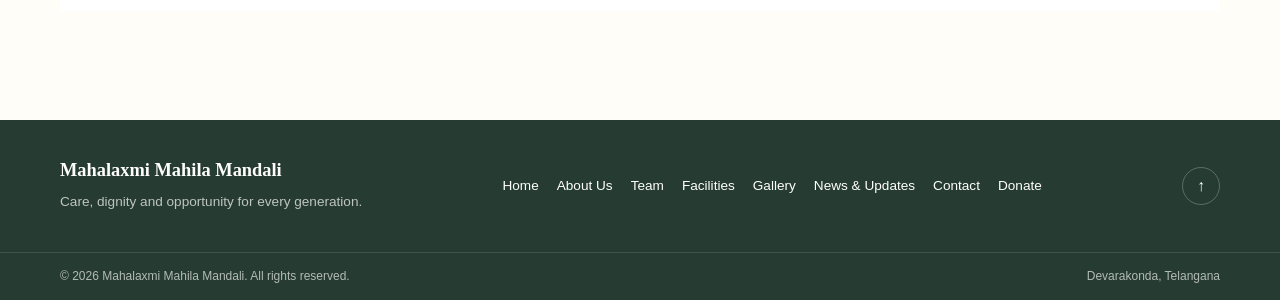
<file: beneficiary.html>
<!DOCTYPE html>
<html lang="en">
<head>
  <meta charset="UTF-8">
  <meta name="viewport" content="width=device-width, initial-scale=1.0">
  <meta name="description" content="Beneficiary information is sensitive and should be published only when authorised. Use initials or approved public identifiers where required.">
  <title>Beneficiary List | Mahalaxmi Mahila Mandali</title>
  <link rel="stylesheet" href="style.css">
</head>
<section class="facts-strip1">
  <div class="container facts-grid">
    <div class="fact1"><span class="fact-number1">☎ 7569373632</span><span class="fact-label"></span></div>
    <div class="fact1"><span class="fact-number1">✉ mahalaxmi3591@gmail.com</span><span class="fact-label"></span></div>
    <div class="fact1"><span class="fact-number1">Devarakonda</span><span class="fact-label"></span></div>
    <div class="fact1"><span class="fact-number1">Care &amp; Welfare</span><span class="fact-label"></span></div>
  </div>
</section>
<body id="top" class="beneficiary-page">
  <a class="skip-link" href="#main">Skip to content</a>
  <header class="site-header">
  <div class="container header-inner">
    <!-- COMMON LOGO: Put the official logo at images/logo/logo.png.
         Do not change this path on other pages. The text fallback prevents a broken-image icon. -->
    <a href="index.html" class="brand" aria-label="Mahalaxmi Mahila Mandali home">
      <img src="images/logo/logo.png" alt="Mahalaxmi Mahila Mandali Logo" class="brand-logo"
           onerror="this.style.display='none'; this.nextElementSibling.hidden=false;">
      <span class="logo-fallback" aria-hidden="true" hidden></span>
      <span class="brand-copy">
        <strong>Mahalaxmi Mahila Mandali</strong>
        <small>Devarakonda, Nalgonda District, Telangana</small>
      </span>
    </a>

    <!-- COMMON MOBILE MENU BUTTON: keep this unchanged on every page. -->
    <button class="menu-toggle" type="button" aria-label="Open navigation menu" aria-expanded="false">☰</button>

    <!-- COMMON NAVIGATION: copy this exact structure to every future page.
         Only aria-current="page" should change to the current page where appropriate. -->
    <nav class="primary-nav" aria-label="Main navigation">
      <a class="nav-link" href="index.html">Home</a>

      <div class="nav-item has-dropdown">
        <button class="dropdown-toggle" type="button" aria-expanded="false">About <span aria-hidden="true">⌄</span></button>
        <div class="dropdown-menu">
          <a href="about.html">About Us</a>
          <a href="team.html">Team</a>
          <a href="facilities.html">Facilities</a>
        </div>
      </div>

      <div class="nav-item has-dropdown">
        <button class="dropdown-toggle" type="button" aria-expanded="false">Old Age Home <span aria-hidden="true">⌄</span></button>
        <div class="dropdown-menu">
          <a href="old-age-home.html">Overview</a>
          <a href="staff.html">Staff List</a>
          <a href="beneficiary.html" aria-current="page">Beneficiary List</a>
          <a href="menu.html">Menu List</a>
          <a href="assets.html">Assets List</a>
        </div>
      </div>

      <div class="nav-item has-dropdown">
        <button class="dropdown-toggle" type="button" aria-expanded="false">Pages <span aria-hidden="true">⌄</span></button>
        <div class="dropdown-menu">
          <a href="gallery.html">Gallery</a>
          <a href="news-updates.html">News &amp; Updates</a>
          <a href="welfare-activities.html">Welfare Activities</a>
          <a href="live-feed.html">Live Feed</a>
        </div>
      </div>

      <a class="nav-link" href="contact.html">Contact</a>
      <!-- CCTV is an external destination supplied by the organization. -->
      <a class="nav-link cctv-link" href="http://202.133.49.162:8082/" target="_blank" rel="noopener noreferrer">CCTV</a>
      <a class="nav-donate" href="contact.html#donate">Donate</a>
    </nav>
  </div>
</header>

  <main id="main">

<section class="page-hero">
  <div class="container">
    <p class="eyebrow light">Old Age Home</p>
    <h1>Beneficiary List</h1>
    


  </div>
</section>

<section class="section">
  <div class="container">
   <img src="images/Beni/b1.jpg"><br>
    <img src="images/Beni/b2.jpg"><br>
    <img src="images/Beni/b3.jpg"><br>
  </div>
</section>

  </main>
  <footer class="site-footer">
  <div class="container footer-main">
    <div class="footer-brand">
      <strong>Mahalaxmi Mahila Mandali</strong>
      <p>Care, dignity and opportunity for every generation.</p>
    </div>
    <div class="footer-links">
      <a href="index.html">Home</a>
      <a href="about.html">About Us</a>
      <a href="team.html">Team</a>
      <a href="facilities.html">Facilities</a>
      <a href="gallery.html">Gallery</a>
      <a href="news-updates.html">News &amp; Updates</a>
      <a href="contact.html">Contact</a>
      <a href="contact.html#donate">Donate</a>
    </div>
    <a href="#top" class="footer-top" aria-label="Back to top">↑</a>
  </div>
  <div class="footer-bottom">
    <div class="container">
      <span>© <span id="current-year"></span> Mahalaxmi Mahila Mandali. All rights reserved.</span>
      <span>Devarakonda, Telangana</span>
    </div>
  </div>
</footer>

  <!-- COMMON SCRIPT: keep script.js beside every HTML page. -->
  <script src="script.js"></script>
</body>
</html>
</file>
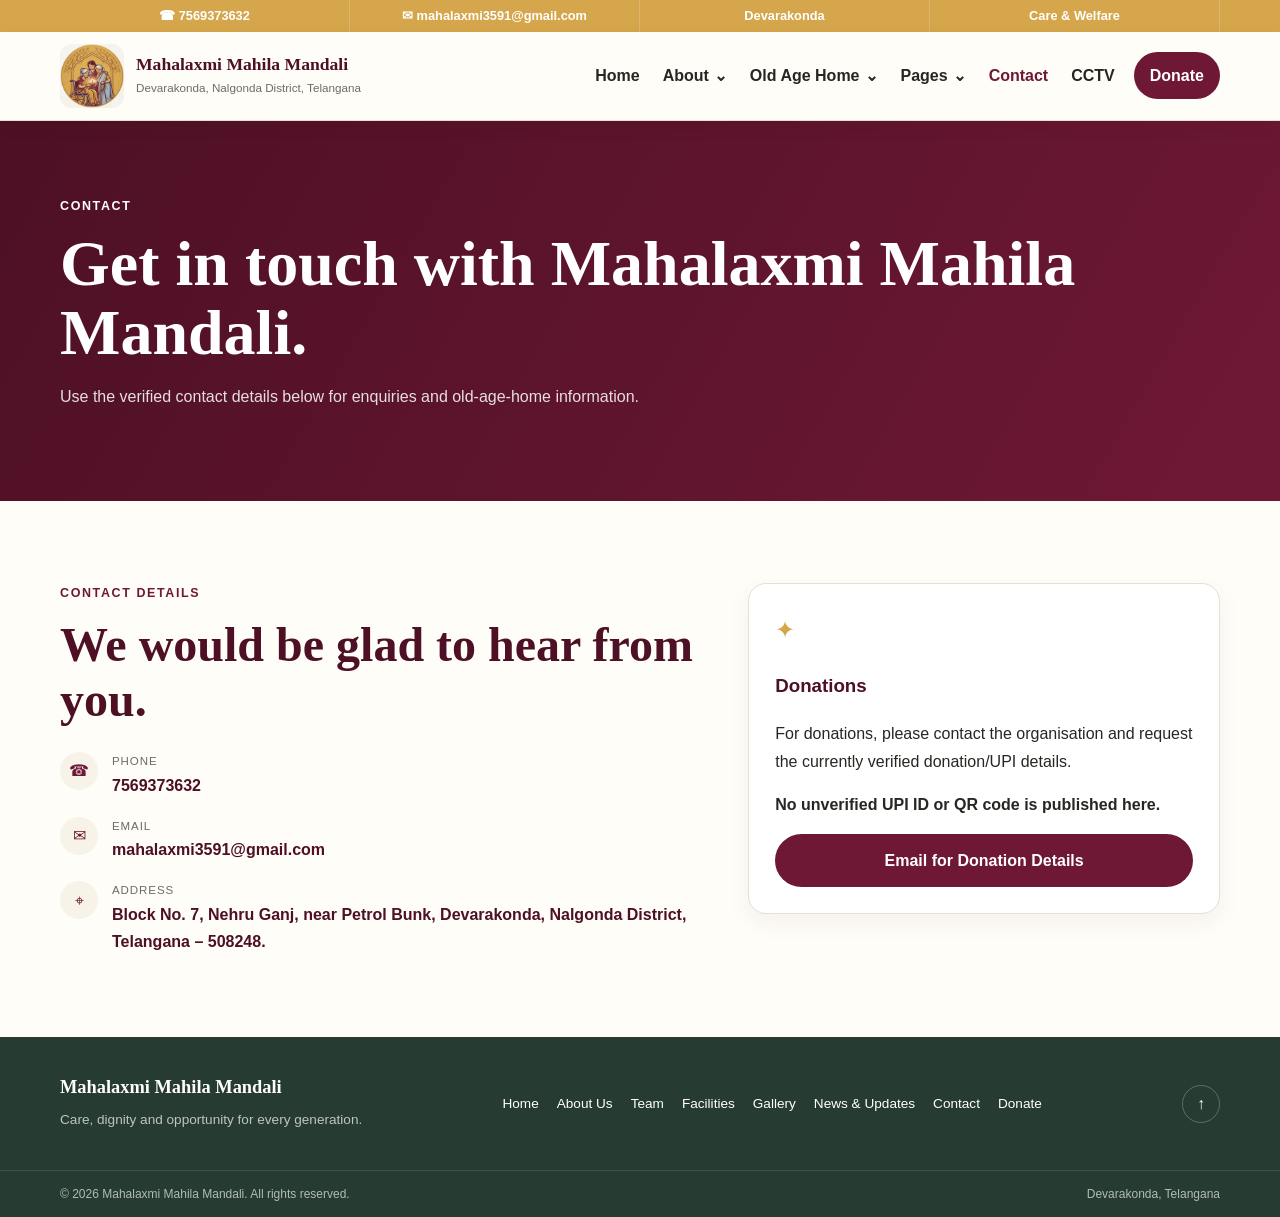
<file: contact.html>
<!DOCTYPE html>
<html lang="en">
<head>
  <meta charset="UTF-8">
  <meta name="viewport" content="width=device-width, initial-scale=1.0">
  <meta name="description" content="Contact details and donation enquiries for Mahalaxmi Mahila Mandali.">
  <title>Contact | Mahalaxmi Mahila Mandali</title>
  <link rel="stylesheet" href="style.css">
</head>
<section class="facts-strip1">
  <div class="container facts-grid">
    <div class="fact1"><span class="fact-number1">☎ 7569373632</span><span class="fact-label"></span></div>
    <div class="fact1"><span class="fact-number1">✉ mahalaxmi3591@gmail.com</span><span class="fact-label"></span></div>
    <div class="fact1"><span class="fact-number1">Devarakonda</span><span class="fact-label"></span></div>
    <div class="fact1"><span class="fact-number1">Care &amp; Welfare</span><span class="fact-label"></span></div>
  </div>
</section>
<body id="top" class="contact-page">
  <a class="skip-link" href="#main">Skip to content</a>
  <header class="site-header">
  <div class="container header-inner">
    <!-- COMMON LOGO: Put the official logo at images/logo/logo.png.
         Do not change this path on other pages. The text fallback prevents a broken-image icon. -->
    <a href="index.html" class="brand" aria-label="Mahalaxmi Mahila Mandali home">
      <img src="images/logo/logo.png" alt="Mahalaxmi Mahila Mandali Logo" class="brand-logo"
           onerror="this.style.display='none'; this.nextElementSibling.hidden=false;">
      <span class="logo-fallback" aria-hidden="true" hidden></span>
      <span class="brand-copy">
        <strong>Mahalaxmi Mahila Mandali</strong>
        <small>Devarakonda, Nalgonda District, Telangana</small>
      </span>
    </a>

    <!-- COMMON MOBILE MENU BUTTON: keep this unchanged on every page. -->
    <button class="menu-toggle" type="button" aria-label="Open navigation menu" aria-expanded="false">☰</button>

    <!-- COMMON NAVIGATION: copy this exact structure to every future page.
         Only aria-current="page" should change to the current page where appropriate. -->
    <nav class="primary-nav" aria-label="Main navigation">
      <a class="nav-link" href="index.html">Home</a>

      <div class="nav-item has-dropdown">
        <button class="dropdown-toggle" type="button" aria-expanded="false">About <span aria-hidden="true">⌄</span></button>
        <div class="dropdown-menu">
          <a href="about.html">About Us</a>
          <a href="team.html">Team</a>
          <a href="facilities.html">Facilities</a>
        </div>
      </div>

      <div class="nav-item has-dropdown">
        <button class="dropdown-toggle" type="button" aria-expanded="false">Old Age Home <span aria-hidden="true">⌄</span></button>
        <div class="dropdown-menu">
          <a href="old-age-home.html">Overview</a>
          <a href="staff.html">Staff List</a>
          <a href="beneficiary.html">Beneficiary List</a>
          <a href="menu.html">Menu List</a>
          <a href="assets.html">Assets List</a>
        </div>
      </div>

      <div class="nav-item has-dropdown">
        <button class="dropdown-toggle" type="button" aria-expanded="false">Pages <span aria-hidden="true">⌄</span></button>
        <div class="dropdown-menu">
          <a href="gallery.html">Gallery</a>
          <a href="news-updates.html">News &amp; Updates</a>
          <a href="welfare-activities.html">Welfare Activities</a>
          <a href="live-feed.html">Live Feed</a>
        </div>
      </div>

      <a class="nav-link active" aria-current="page" href="contact.html">Contact</a>
      <!-- CCTV is an external destination supplied by the organization. -->
      <a class="nav-link cctv-link" href="http://202.133.49.162:8082/" target="_blank" rel="noopener noreferrer">CCTV</a>
      <a class="nav-donate" href="contact.html#donate">Donate</a>
    </nav>
  </div>
</header>

  <main id="main">

<section class="page-hero">
  <div class="container">
    <p class="eyebrow light">Contact</p>
    <h1>Get in touch with Mahalaxmi Mahila Mandali.</h1>
    <p>Use the verified contact details below for enquiries and old-age-home information.</p>
  </div>
</section>

<section class="section" id="donate">
  <div class="container contact-layout">
    <div class="section-copy">
      <p class="eyebrow">Contact details</p>
      <h2>We would be glad to hear from you.</h2>
      <div class="contact-list">
        <div class="contact-row"><span class="contact-symbol">☎</span><div><small>Phone</small><a href="tel:+919957708132">7569373632</a></div></div>
        <div class="contact-row"><span class="contact-symbol">✉</span><div><small>Email</small><a href="mailto:mahalaxmi3591@gmail.com">mahalaxmi3591@gmail.com</a></div></div>
        <div class="contact-row"><span class="contact-symbol">⌖</span><div><small>Address</small><p>Block No. 7, Nehru Ganj, near Petrol Bunk, Devarakonda, Nalgonda District, Telangana – 508248.</p></div></div>
      </div>
    </div>
    <div class="contact-card">
      <span class="contact-card-icon">✦</span>
      <h3>Donations</h3>
      <p>For donations, please contact the organisation and request the currently verified donation/UPI details.</p>
      <p><strong>No unverified UPI ID or QR code is published here.</strong></p>
      <a class="button button-maroon button-full" href="mailto:mahalaxmi3591@gmail.com">Email for Donation Details</a>
    </div>
  </div>
</section>

  </main>
  <footer class="site-footer">
  <div class="container footer-main">
    <div class="footer-brand">
      <strong>Mahalaxmi Mahila Mandali</strong>
      <p>Care, dignity and opportunity for every generation.</p>
    </div>
    <div class="footer-links">
      <a href="index.html">Home</a>
      <a href="about.html">About Us</a>
      <a href="team.html">Team</a>
      <a href="facilities.html">Facilities</a>
      <a href="gallery.html">Gallery</a>
      <a href="news-updates.html">News &amp; Updates</a>
      <a href="contact.html">Contact</a>
      <a href="contact.html#donate">Donate</a>
    </div>
    <a href="#top" class="footer-top" aria-label="Back to top">↑</a>
  </div>
  <div class="footer-bottom">
    <div class="container">
      <span>© <span id="current-year"></span> Mahalaxmi Mahila Mandali. All rights reserved.</span>
      <span>Devarakonda, Telangana</span>
    </div>
  </div>
</footer>

  <!-- COMMON SCRIPT: keep script.js beside every HTML page. -->
  <script src="script.js"></script>
</body>
</html>
</file>
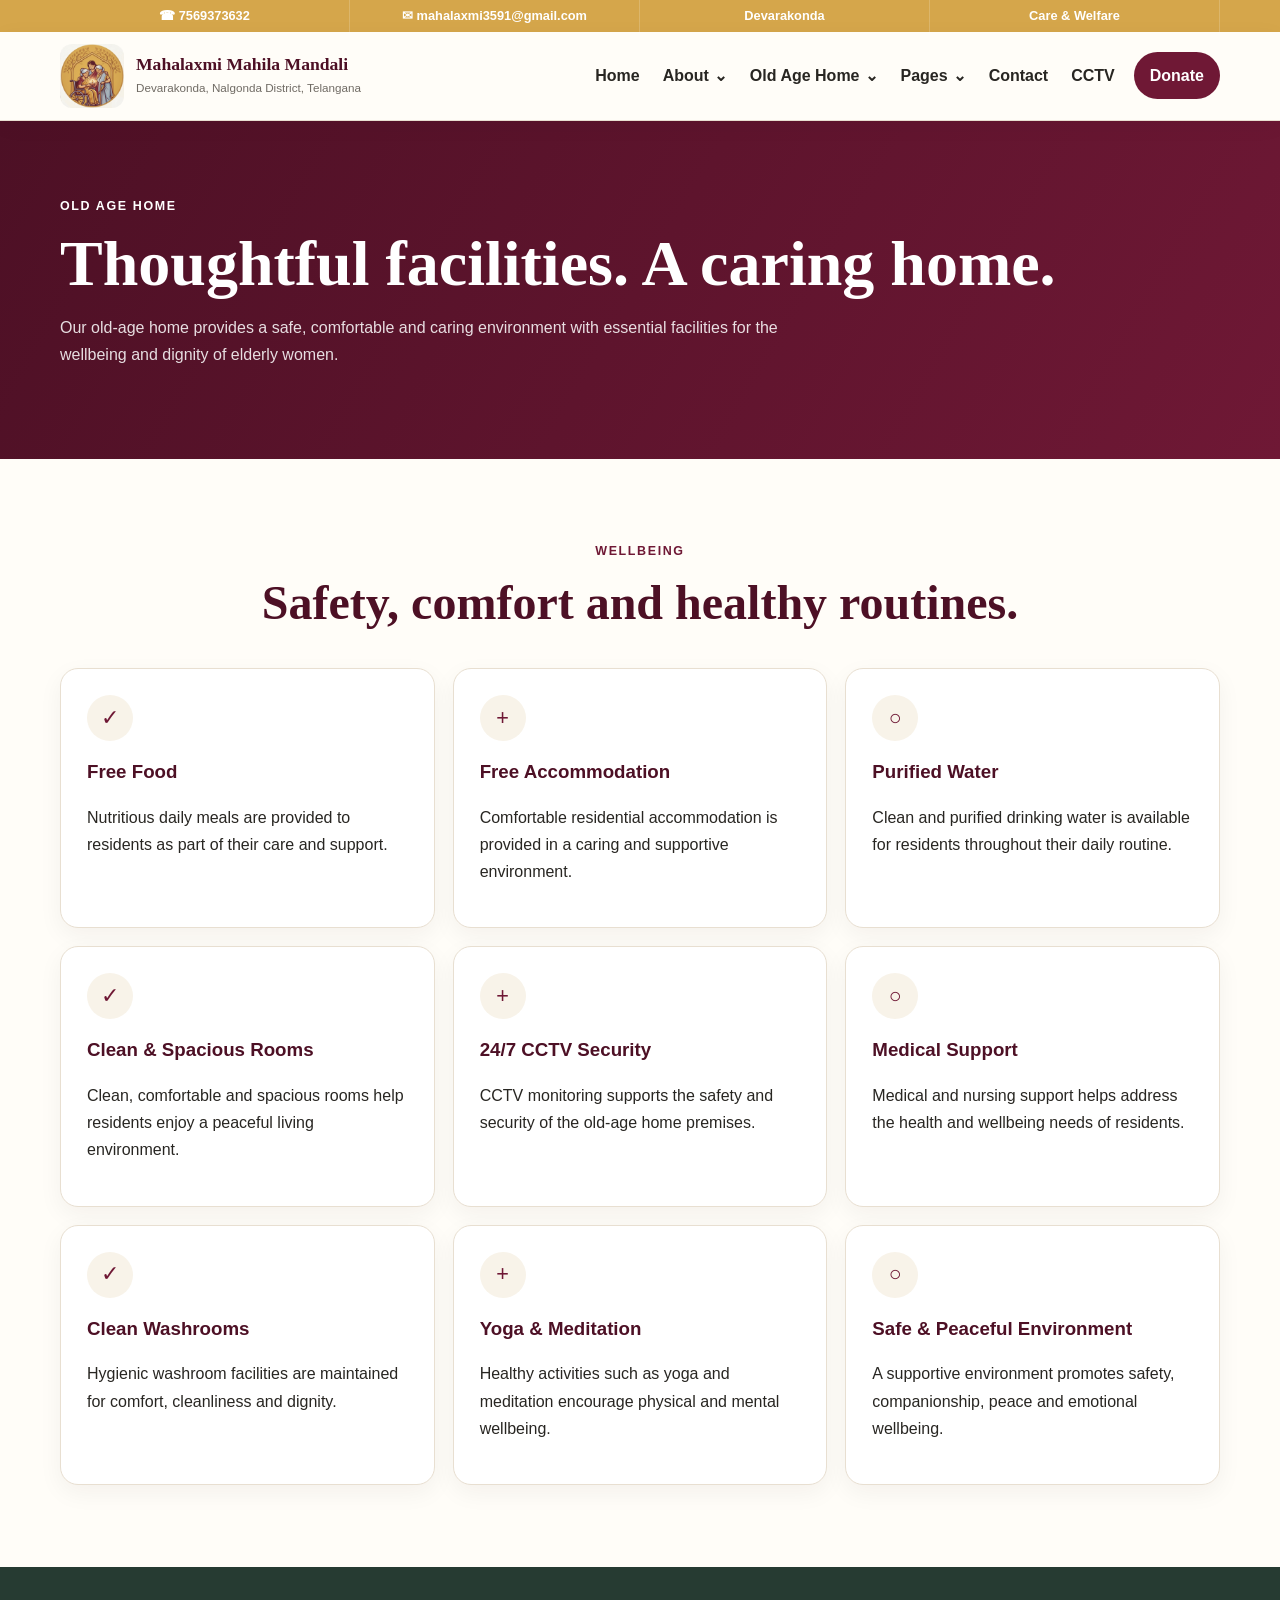
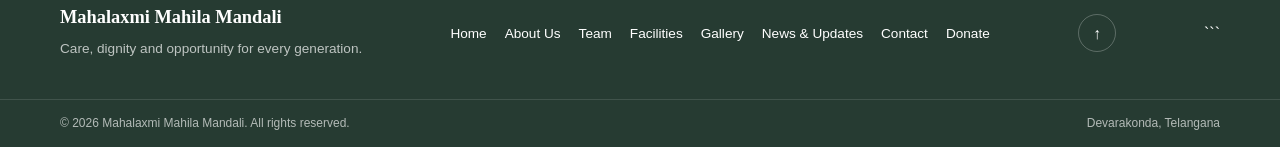
<file: facilities.html>
<!DOCTYPE html>

<html lang="en">
<head>
  <meta charset="UTF-8">
  <meta name="viewport" content="width=device-width, initial-scale=1.0">
  <meta name="description" content="Old Age Home facilities and care information.">
  <title>Facilities | Mahalaxmi Mahila Mandali</title>
  <link rel="stylesheet" href="style.css">
</head>

<section class="facts-strip1">
  <div class="container facts-grid">
    <div class="fact1"><span class="fact-number1">☎ 7569373632</span><span class="fact-label"></span></div>
    <div class="fact1"><span class="fact-number1">✉ mahalaxmi3591@gmail.com</span><span class="fact-label"></span></div>
    <div class="fact1"><span class="fact-number1">Devarakonda</span><span class="fact-label"></span></div>
    <div class="fact1"><span class="fact-number1">Care &amp; Welfare</span><span class="fact-label"></span></div>
  </div>
</section>

<body id="top" class="facilities-page">
  <a class="skip-link" href="#main">Skip to content</a>

  <header class="site-header">
  <div class="container header-inner">


<!-- COMMON LOGO: Put the official logo at images/logo/logo.png.
     Do not change this path on other pages. The text fallback prevents a broken-image icon. -->
<a href="index.html" class="brand" aria-label="Mahalaxmi Mahila Mandali home">
  <img src="images/logo/logo.png" alt="Mahalaxmi Mahila Mandali Logo" class="brand-logo"
       onerror="this.style.display='none'; this.nextElementSibling.hidden=false;">
  <span class="logo-fallback" aria-hidden="true" hidden></span>
  <span class="brand-copy">
    <strong>Mahalaxmi Mahila Mandali</strong>
    <small>Devarakonda, Nalgonda District, Telangana</small>
  </span>
</a>

<!-- COMMON MOBILE MENU BUTTON: keep this unchanged on every page. -->
<button class="menu-toggle" type="button" aria-label="Open navigation menu" aria-expanded="false">☰</button>

<!-- COMMON NAVIGATION: copy this exact structure to every future page.
     Only aria-current="page" should change to the current page where appropriate. -->
<nav class="primary-nav" aria-label="Main navigation">
  <a class="nav-link" href="index.html">Home</a>

  <div class="nav-item has-dropdown">
    <button class="dropdown-toggle" type="button" aria-expanded="false">About <span aria-hidden="true">⌄</span></button>
    <div class="dropdown-menu">
      <a href="about.html">About Us</a>
      <a href="team.html">Team</a>
      <a href="facilities.html" aria-current="page">Facilities</a>
    </div>
  </div>

  <div class="nav-item has-dropdown">
    <button class="dropdown-toggle" type="button" aria-expanded="false">Old Age Home <span aria-hidden="true">⌄</span></button>
    <div class="dropdown-menu">
      <a href="old-age-home.html">Overview</a>
      <a href="staff.html">Staff List</a>
      <a href="beneficiary.html">Beneficiary List</a>
      <a href="menu.html">Menu List</a>
      <a href="assets.html">Assets List</a>
    </div>
  </div>

  <div class="nav-item has-dropdown">
    <button class="dropdown-toggle" type="button" aria-expanded="false">Pages <span aria-hidden="true">⌄</span></button>
    <div class="dropdown-menu">
      <a href="gallery.html">Gallery</a>
      <a href="news-updates.html">News &amp; Updates</a>
      <a href="welfare-activities.html">Welfare Activities</a>
      <a href="live-feed.html">Live Feed</a>
    </div>
  </div>

  <a class="nav-link" href="contact.html">Contact</a>
  <!-- CCTV is an external destination supplied by the organization. -->
  <a class="nav-link cctv-link" href="http://202.133.49.162:8082/" target="_blank" rel="noopener noreferrer">CCTV</a>
  <a class="nav-donate" href="contact.html#donate">Donate</a>
</nav>


  </div>
</header>

  <main id="main">

<section class="page-hero">
  <div class="container">
    <p class="eyebrow light">Old Age Home</p>
    <h1>Thoughtful facilities. A caring home.</h1>
    <p>Our old-age home provides a safe, comfortable and caring environment with essential facilities for the wellbeing and dignity of elderly women.</p>
  </div>
</section>


<section class="section">
  <div class="container">

<div class="section-heading centered">
  <p class="eyebrow">Wellbeing</p>
  <h2>Safety, comfort and healthy routines.</h2>
</div>

<div class="cards-grid">

  <article class="service-card">
    <span class="service-icon">✓</span>
    <h3>Free Food</h3>
    <p>Nutritious daily meals are provided to residents as part of their care and support.</p>
  </article>

  <article class="service-card">
    <span class="service-icon">+</span>
    <h3>Free Accommodation</h3>
    <p>Comfortable residential accommodation is provided in a caring and supportive environment.</p>
  </article>

  <article class="service-card">
    <span class="service-icon">○</span>
    <h3>Purified Water</h3>
    <p>Clean and purified drinking water is available for residents throughout their daily routine.</p>
  </article>

  <article class="service-card">
    <span class="service-icon">✓</span>
    <h3>Clean &amp; Spacious Rooms</h3>
    <p>Clean, comfortable and spacious rooms help residents enjoy a peaceful living environment.</p>
  </article>

  <article class="service-card">
    <span class="service-icon">+</span>
    <h3>24/7 CCTV Security</h3>
    <p>CCTV monitoring supports the safety and security of the old-age home premises.</p>
  </article>

  <article class="service-card">
    <span class="service-icon">○</span>
    <h3>Medical Support</h3>
    <p>Medical and nursing support helps address the health and wellbeing needs of residents.</p>
  </article>

  <article class="service-card">
    <span class="service-icon">✓</span>
    <h3>Clean Washrooms</h3>
    <p>Hygienic washroom facilities are maintained for comfort, cleanliness and dignity.</p>
  </article>

  <article class="service-card">
    <span class="service-icon">+</span>
    <h3>Yoga &amp; Meditation</h3>
    <p>Healthy activities such as yoga and meditation encourage physical and mental wellbeing.</p>
  </article>

  <article class="service-card">
    <span class="service-icon">○</span>
    <h3>Safe &amp; Peaceful Environment</h3>
    <p>A supportive environment promotes safety, companionship, peace and emotional wellbeing.</p>
  </article>

</div>


  </div>
</section>

  </main>

  <footer class="site-footer">
  <div class="container footer-main">

<div class="footer-brand">
  <strong>Mahalaxmi Mahila Mandali</strong>
  <p>Care, dignity and opportunity for every generation.</p>
</div>

<div class="footer-links">
  <a href="index.html">Home</a>
  <a href="about.html">About Us</a>
  <a href="team.html">Team</a>
  <a href="facilities.html">Facilities</a>
  <a href="gallery.html">Gallery</a>
  <a href="news-updates.html">News &amp; Updates</a>
  <a href="contact.html">Contact</a>
  <a href="contact.html#donate">Donate</a>
</div>

<a href="#top" class="footer-top" aria-label="Back to top">↑</a>
```

  </div>

  <div class="footer-bottom">
    <div class="container">
      <span>© <span id="current-year"></span> Mahalaxmi Mahila Mandali. All rights reserved.</span>
      <span>Devarakonda, Telangana</span>
    </div>
  </div>
</footer>

  <!-- COMMON SCRIPT: keep script.js beside every HTML page. -->

  <script src="script.js"></script>

</body>
</html>
</file>
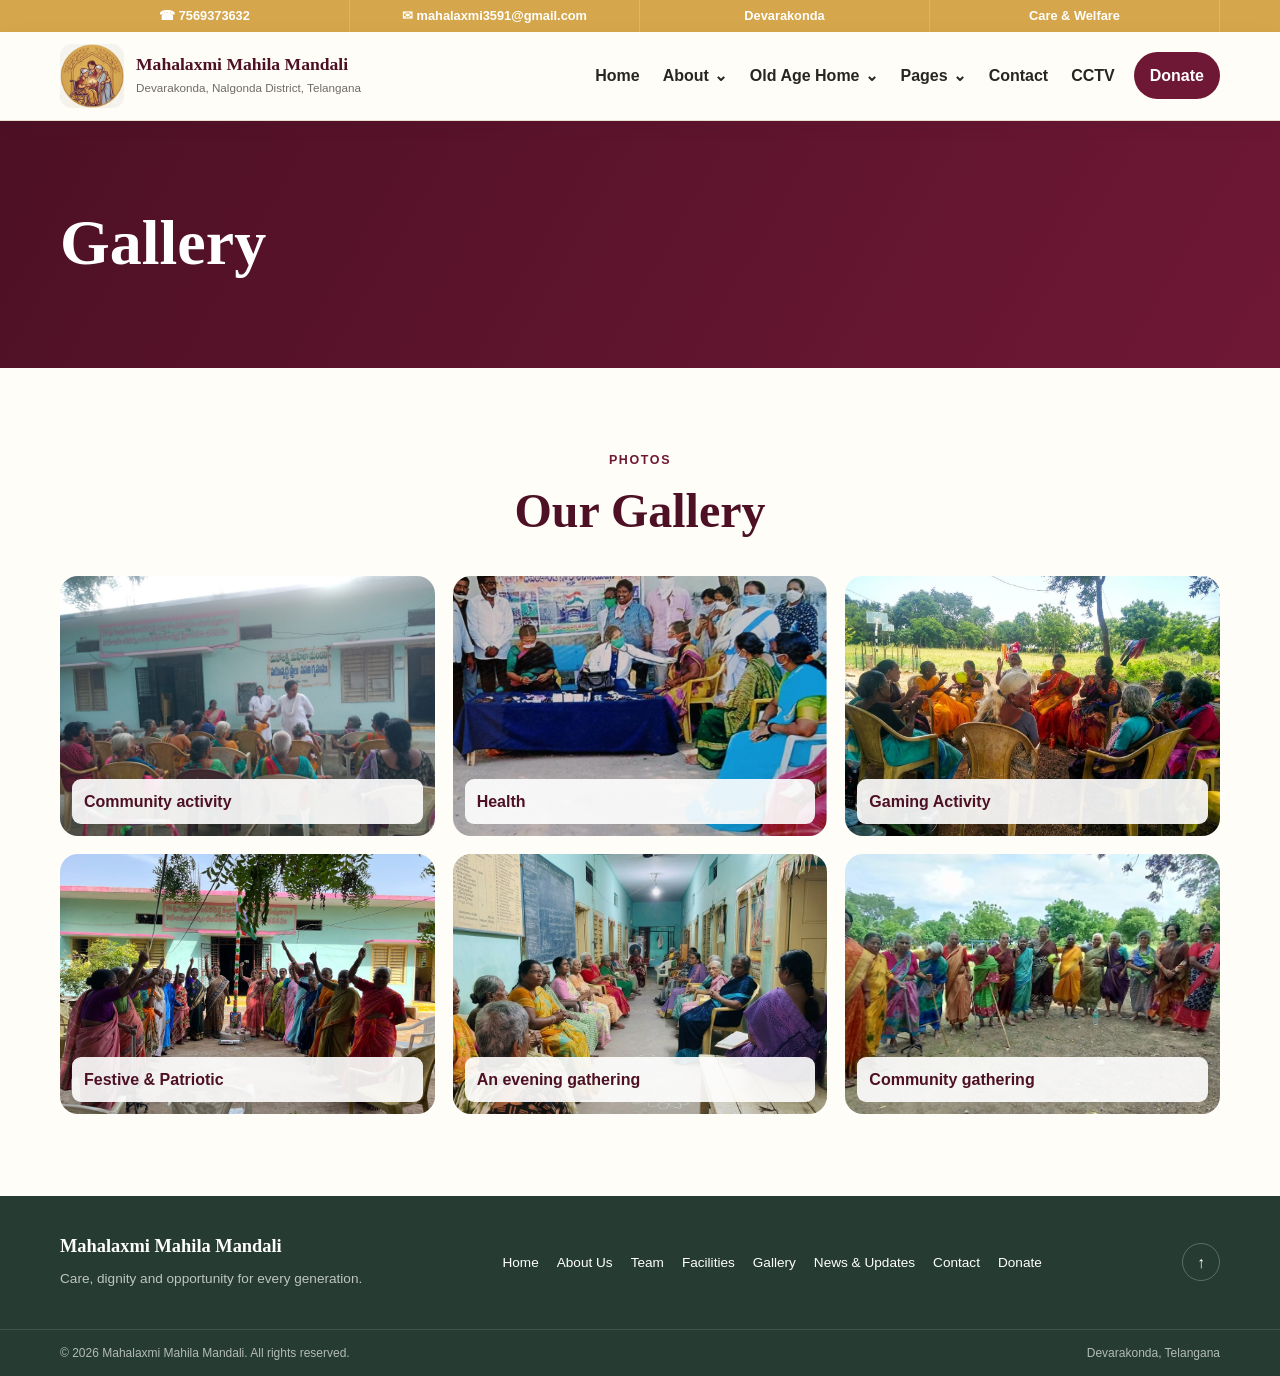
<file: gallery.html>
<!DOCTYPE html>
<html lang="en">
<head>
  <meta charset="UTF-8">
  <meta name="viewport" content="width=device-width, initial-scale=1.0">
  <meta name="description" content="Photo gallery for Mahalaxmi Mahila Mandali.">
  <title>Gallery | Mahalaxmi Mahila Mandali</title>
  <link rel="stylesheet" href="style.css">
</head>
<section class="facts-strip1">
  <div class="container facts-grid">
    <div class="fact1"><span class="fact-number1">☎ 7569373632</span><span class="fact-label"></span></div>
    <div class="fact1"><span class="fact-number1">✉ mahalaxmi3591@gmail.com</span><span class="fact-label"></span></div>
    <div class="fact1"><span class="fact-number1">Devarakonda</span><span class="fact-label"></span></div>
    <div class="fact1"><span class="fact-number1">Care &amp; Welfare</span><span class="fact-label"></span></div>
  </div>
</section>
<body id="top" class="gallery-page">
  <a class="skip-link" href="#main">Skip to content</a>
  <header class="site-header">
  <div class="container header-inner">
    <!-- COMMON LOGO: Put the official logo at images/logo/logo.png.
         Do not change this path on other pages. The text fallback prevents a broken-image icon. -->
    <a href="index.html" class="brand" aria-label="Mahalaxmi Mahila Mandali home">
      <img src="images/logo/logo.png" alt="Mahalaxmi Mahila Mandali Logo" class="brand-logo"
           onerror="this.style.display='none'; this.nextElementSibling.hidden=false;">
      <span class="logo-fallback" aria-hidden="true" hidden></span>
      <span class="brand-copy">
        <strong>Mahalaxmi Mahila Mandali</strong>
        <small>Devarakonda, Nalgonda District, Telangana</small>
      </span>
    </a>

    <!-- COMMON MOBILE MENU BUTTON: keep this unchanged on every page. -->
    <button class="menu-toggle" type="button" aria-label="Open navigation menu" aria-expanded="false">☰</button>

    <!-- COMMON NAVIGATION: copy this exact structure to every future page.
         Only aria-current="page" should change to the current page where appropriate. -->
    <nav class="primary-nav" aria-label="Main navigation">
      <a class="nav-link" href="index.html">Home</a>

      <div class="nav-item has-dropdown">
        <button class="dropdown-toggle" type="button" aria-expanded="false">About <span aria-hidden="true">⌄</span></button>
        <div class="dropdown-menu">
          <a href="about.html">About Us</a>
          <a href="team.html">Team</a>
          <a href="facilities.html">Facilities</a>
        </div>
      </div>

      <div class="nav-item has-dropdown">
        <button class="dropdown-toggle" type="button" aria-expanded="false">Old Age Home <span aria-hidden="true">⌄</span></button>
        <div class="dropdown-menu">
          <a href="old-age-home.html">Overview</a>
          <a href="staff.html">Staff List</a>
          <a href="beneficiary.html">Beneficiary List</a>
          <a href="menu.html">Menu List</a>
          <a href="assets.html">Assets List</a>
        </div>
      </div>

      <div class="nav-item has-dropdown">
        <button class="dropdown-toggle" type="button" aria-expanded="false">Pages <span aria-hidden="true">⌄</span></button>
        <div class="dropdown-menu">
          <a href="gallery.html" aria-current="page">Gallery</a>
          <a href="news-updates.html">News &amp; Updates</a>
          <a href="welfare-activities.html">Welfare Activities</a>
          <a href="live-feed.html">Live Feed</a>
        </div>
      </div>

      <a class="nav-link" href="contact.html">Contact</a>
      <!-- CCTV is an external destination supplied by the organization. -->
      <a class="nav-link cctv-link" href="http://202.133.49.162:8082/" target="_blank" rel="noopener noreferrer">CCTV</a>
      <a class="nav-donate" href="contact.html#donate">Donate</a>
    </nav>
  </div>
</header>

  <main id="main">

<section class="page-hero">
  <div class="container">
    <p class="eyebrow light"></p>
    <h1>Gallery</h1>
    <p></p>
  </div>
</section>

<section class="section">
  <div class="container">
    <div class="section-heading centered"><p class="eyebrow">Photos</p><h2>Our Gallery</h2><p></p></div>
    <div class="gallery-page-grid">
      <!-- GALLERY IMAGE: replace the src path with an approved image. Repeat the same card pattern. -->
      <figure class="gallery-tile"><img src="images/gallery/photo-1.jpeg" alt="Mahalaxmi Mahila Mandali activity" onerror="this.style.display='none';this.parentElement.classList.add('gallery-placeholder');"><figcaption>Community activity</figcaption></figure>
      <figure class="gallery-tile"><img src="images/gallery/photo-2.jpg" alt="Mahalaxmi Mahila Mandali building" onerror="this.style.display='none';this.parentElement.classList.add('gallery-placeholder');"><figcaption>Health</figcaption></figure>
      <figure class="gallery-tile"><img src="images/gallery/photo-3.jpg" alt="Old Age Home" onerror="this.style.display='none';this.parentElement.classList.add('gallery-placeholder');"><figcaption>Gaming Activity</figcaption></figure>
      <figure class="gallery-tile"><img src="images/gallery/photo-4.jpg" alt="Welfare activity" onerror="this.style.display='none';this.parentElement.classList.add('gallery-placeholder');"><figcaption>Festive & Patriotic </figcaption></figure>
      <figure class="gallery-tile"><img src="images/gallery/photo-5.jpg" alt="Training activity" onerror="this.style.display='none';this.parentElement.classList.add('gallery-placeholder');"><figcaption>An evening gathering</figcaption></figure>
      <figure class="gallery-tile"><img src="images/gallery/photo-6.jpg" alt="Community gathering" onerror="this.style.display='none';this.parentElement.classList.add('gallery-placeholder');"><figcaption>Community gathering</figcaption></figure>
    </div>
  </div>
</section>

  </main>
  <footer class="site-footer">
  <div class="container footer-main">
    <div class="footer-brand">
      <strong>Mahalaxmi Mahila Mandali</strong>
      <p>Care, dignity and opportunity for every generation.</p>
    </div>
    <div class="footer-links">
      <a href="index.html">Home</a>
      <a href="about.html">About Us</a>
      <a href="team.html">Team</a>
      <a href="facilities.html">Facilities</a>
      <a href="gallery.html">Gallery</a>
      <a href="news-updates.html">News &amp; Updates</a>
      <a href="contact.html">Contact</a>
      <a href="contact.html#donate">Donate</a>
    </div>
    <a href="#top" class="footer-top" aria-label="Back to top">↑</a>
  </div>
  <div class="footer-bottom">
    <div class="container">
      <span>© <span id="current-year"></span> Mahalaxmi Mahila Mandali. All rights reserved.</span>
      <span>Devarakonda, Telangana</span>
    </div>
  </div>
</footer>

  <!-- COMMON SCRIPT: keep script.js beside every HTML page. -->
  <script src="script.js"></script>
</body>
</html>
</file>
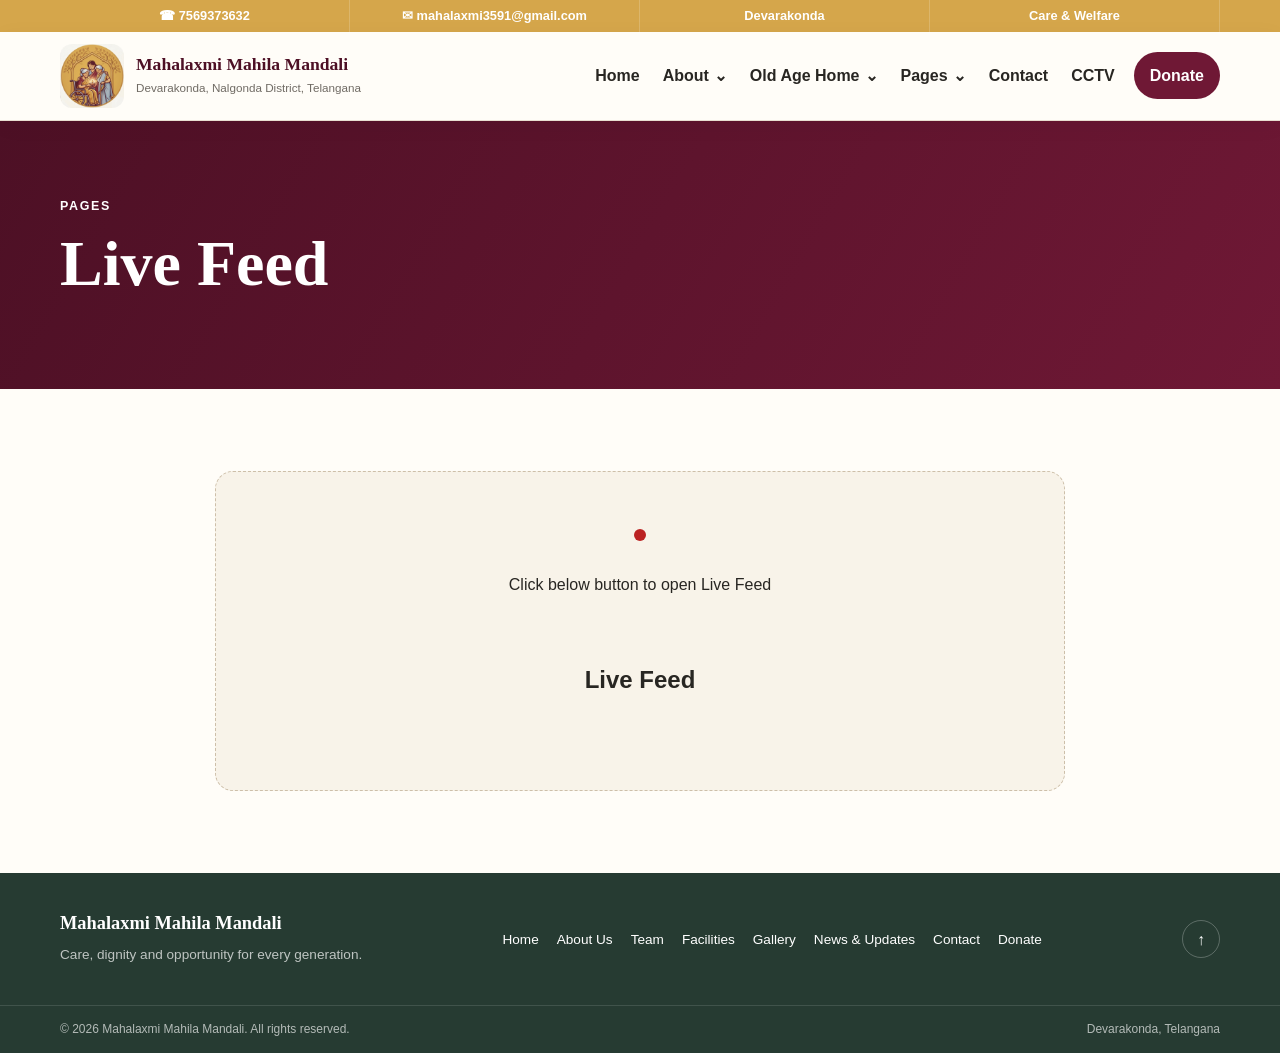
<file: live-feed.html>
<!DOCTYPE html>
<html lang="en">
<head>
  <meta charset="UTF-8">
  <meta name="viewport" content="width=device-width, initial-scale=1.0">
  <meta name="description" content="Live feed placeholder for approved updates.">
  <title>Live Feed | Mahalaxmi Mahila Mandali</title>
  <link rel="stylesheet" href="style.css">
</head>
<section class="facts-strip1">
  <div class="container facts-grid">
    <div class="fact1"><span class="fact-number1">☎ 7569373632</span><span class="fact-label"></span></div>
    <div class="fact1"><span class="fact-number1">✉ mahalaxmi3591@gmail.com</span><span class="fact-label"></span></div>
    <div class="fact1"><span class="fact-number1">Devarakonda</span><span class="fact-label"></span></div>
    <div class="fact1"><span class="fact-number1">Care &amp; Welfare</span><span class="fact-label"></span></div>
  </div>
</section>
<body id="top" class="live-feed-page">
  <a class="skip-link" href="#main">Skip to content</a>
  <header class="site-header">
  <div class="container header-inner">
    <!-- COMMON LOGO: Put the official logo at images/logo/logo.png.
         Do not change this path on other pages. The text fallback prevents a broken-image icon. -->
    <a href="index.html" class="brand" aria-label="Mahalaxmi Mahila Mandali home">
      <img src="images/logo/logo.png" alt="Mahalaxmi Mahila Mandali Logo" class="brand-logo"
           onerror="this.style.display='none'; this.nextElementSibling.hidden=false;">
      <span class="logo-fallback" aria-hidden="true" hidden></span>
      <span class="brand-copy">
        <strong>Mahalaxmi Mahila Mandali</strong>
        <small>Devarakonda, Nalgonda District, Telangana</small>
      </span>
    </a>

    <!-- COMMON MOBILE MENU BUTTON: keep this unchanged on every page. -->
    <button class="menu-toggle" type="button" aria-label="Open navigation menu" aria-expanded="false">☰</button>

    <!-- COMMON NAVIGATION: copy this exact structure to every future page.
         Only aria-current="page" should change to the current page where appropriate. -->
    <nav class="primary-nav" aria-label="Main navigation">
      <a class="nav-link" href="index.html">Home</a>

      <div class="nav-item has-dropdown">
        <button class="dropdown-toggle" type="button" aria-expanded="false">About <span aria-hidden="true">⌄</span></button>
        <div class="dropdown-menu">
          <a href="about.html">About Us</a>
          <a href="team.html">Team</a>
          <a href="facilities.html">Facilities</a>
        </div>
      </div>

      <div class="nav-item has-dropdown">
        <button class="dropdown-toggle" type="button" aria-expanded="false">Old Age Home <span aria-hidden="true">⌄</span></button>
        <div class="dropdown-menu">
          <a href="old-age-home.html">Overview</a>
          <a href="staff.html">Staff List</a>
          <a href="beneficiary.html">Beneficiary List</a>
          <a href="menu.html">Menu List</a>
          <a href="assets.html">Assets List</a>
        </div>
      </div>

      <div class="nav-item has-dropdown">
        <button class="dropdown-toggle" type="button" aria-expanded="false">Pages <span aria-hidden="true">⌄</span></button>
        <div class="dropdown-menu">
          <a href="gallery.html">Gallery</a>
          <a href="news-updates.html">News &amp; Updates</a>
          <a href="welfare-activities.html">Welfare Activities</a>
          <a href="live-feed.html" aria-current="page">Live Feed</a>
        </div>
      </div>

      <a class="nav-link" href="contact.html">Contact</a>
      <!-- CCTV is an external destination supplied by the organization. -->
      <a class="nav-link cctv-link" href="http://202.133.49.162:8082" target="_blank" rel="noopener noreferrer">CCTV</a>
      <a class="nav-donate" href="contact.html#donate">Donate</a>
    </nav>
  </div>
</header>

  <main id="main">

<section class="page-hero">
  <div class="container">
    <p class="eyebrow light">Pages</p>
    <h1>Live Feed</h1>
    <p></p>
  </div>
</section>

<section class="section">
  <div class="container">
    <div class="live-feed-placeholder">
      <span class="live-dot" aria-hidden="true"></span><p>Click below button to open Live Feed</p>
      <h2><a class="nav-link cctv-link" href="http://202.133.49.162:8082/" target="_blank" rel="noopener noreferrer">Live Feed</a></h2>
      
      <!-- LIVE FEED TO CHANGE:
           Replace this placeholder with the approved iframe/embed/feed code.
           Do not paste untrusted third-party code. -->
    </div>
  </div>
</section>

  </main>
  <footer class="site-footer">
  <div class="container footer-main">
    <div class="footer-brand">
      <strong>Mahalaxmi Mahila Mandali</strong>
      <p>Care, dignity and opportunity for every generation.</p>
    </div>
    <div class="footer-links">
      <a href="index.html">Home</a>
      <a href="about.html">About Us</a>
      <a href="team.html">Team</a>
      <a href="facilities.html">Facilities</a>
      <a href="gallery.html">Gallery</a>
      <a href="news-updates.html">News &amp; Updates</a>
      <a href="contact.html">Contact</a>
      <a href="contact.html#donate">Donate</a>
    </div>
    <a href="#top" class="footer-top" aria-label="Back to top">↑</a>
  </div>
  <div class="footer-bottom">
    <div class="container">
      <span>© <span id="current-year"></span> Mahalaxmi Mahila Mandali. All rights reserved.</span>
      <span>Devarakonda, Telangana</span>
    </div>
  </div>
</footer>

  <!-- COMMON SCRIPT: keep script.js beside every HTML page. -->
  <script src="script.js"></script>
</body>
</html>
</file>
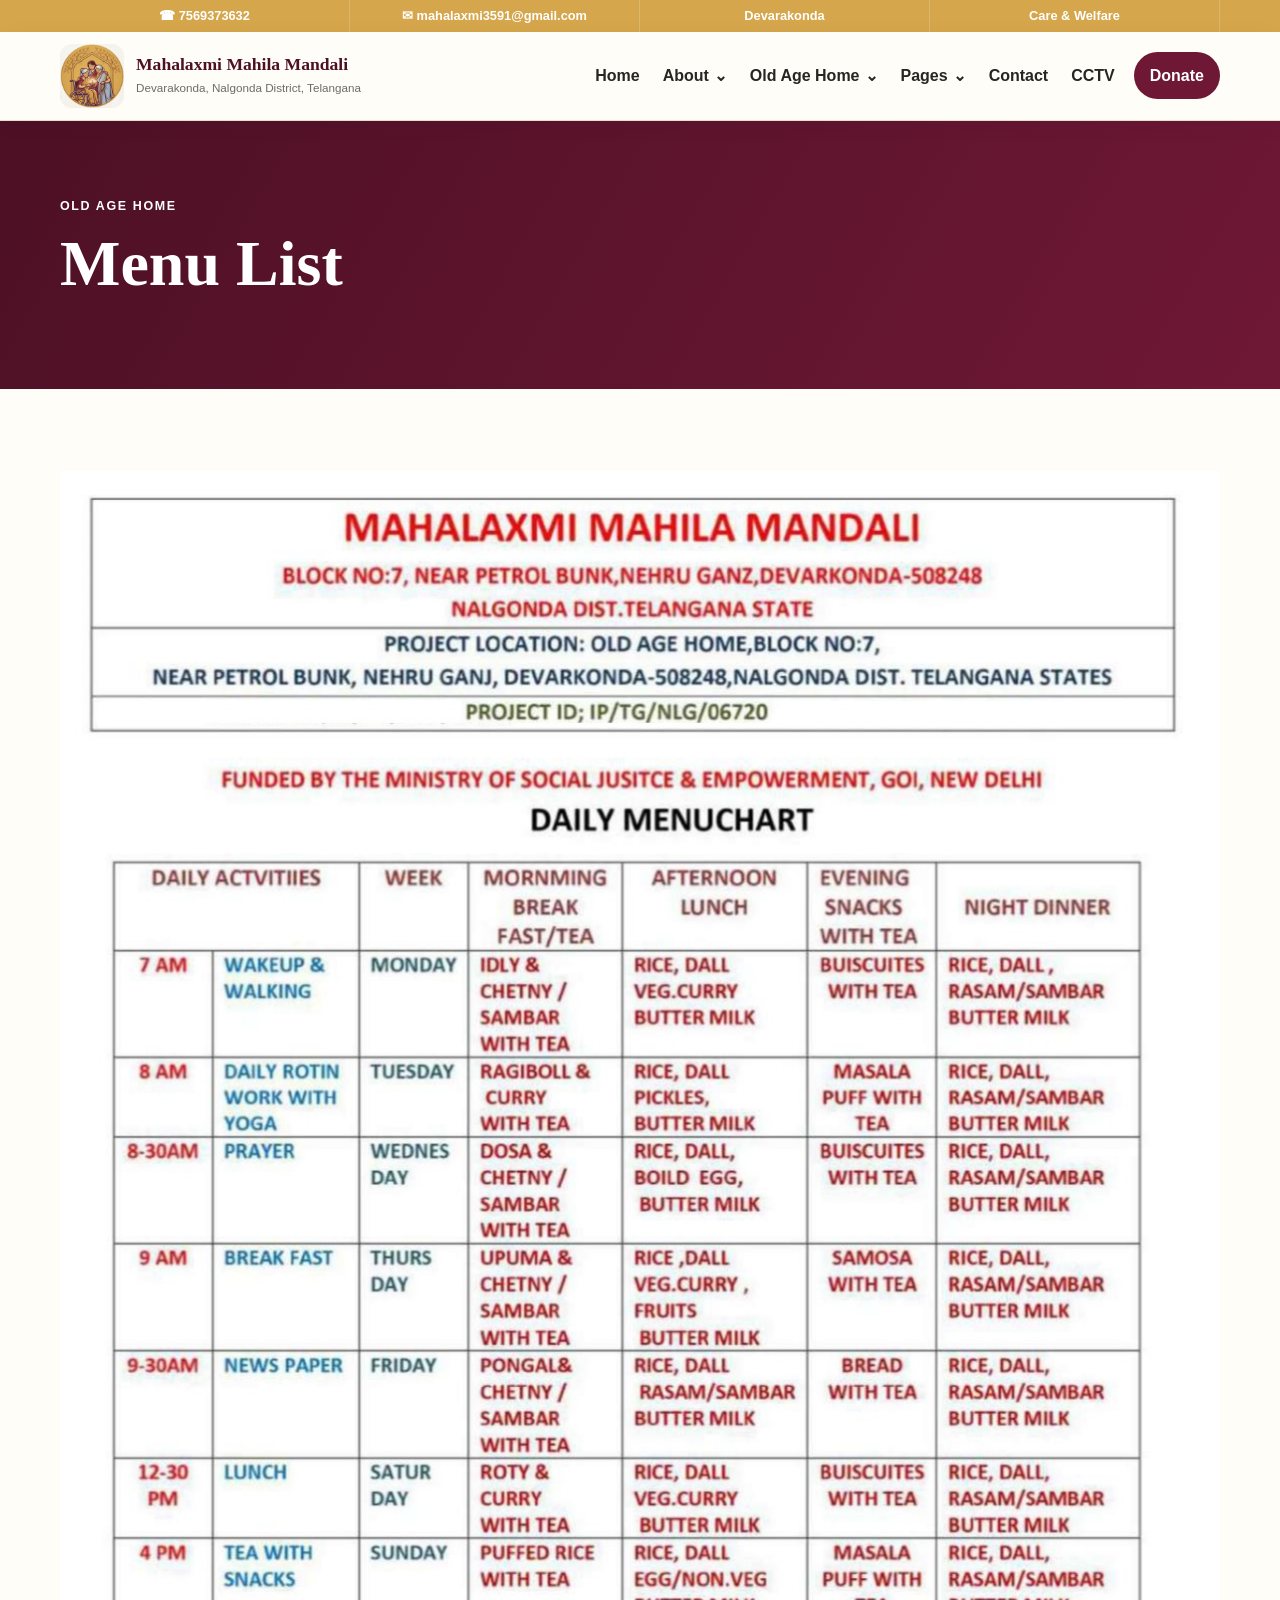
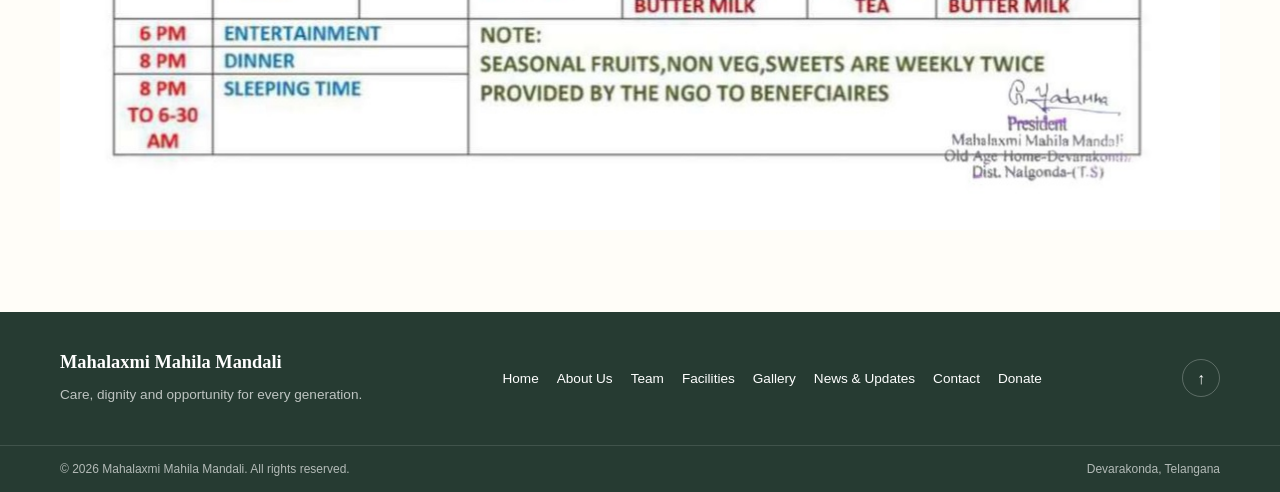
<file: menu.html>
<!DOCTYPE html>
<html lang="en">
<head>
  <meta charset="UTF-8">
  <meta name="viewport" content="width=device-width, initial-scale=1.0">
  <meta name="description" content="Replace the sample rows with the approved current food menu.">
  <title>Menu List | Mahalaxmi Mahila Mandali</title>
  <link rel="stylesheet" href="style.css">
</head>
<section class="facts-strip1">
  <div class="container facts-grid">
    <div class="fact1"><span class="fact-number1">☎ 7569373632</span><span class="fact-label"></span></div>
    <div class="fact1"><span class="fact-number1">✉ mahalaxmi3591@gmail.com</span><span class="fact-label"></span></div>
    <div class="fact1"><span class="fact-number1">Devarakonda</span><span class="fact-label"></span></div>
    <div class="fact1"><span class="fact-number1">Care &amp; Welfare</span><span class="fact-label"></span></div>
  </div>
</section>
<body id="top" class="menu-page">
  <a class="skip-link" href="#main">Skip to content</a>
  <header class="site-header">
  <div class="container header-inner">
    <!-- COMMON LOGO: Put the official logo at images/logo/logo.png.
         Do not change this path on other pages. The text fallback prevents a broken-image icon. -->
    <a href="index.html" class="brand" aria-label="Mahalaxmi Mahila Mandali home">
      <img src="images/logo/logo.png" alt="Mahalaxmi Mahila Mandali Logo" class="brand-logo"
           onerror="this.style.display='none'; this.nextElementSibling.hidden=false;">
      <span class="logo-fallback" aria-hidden="true" hidden></span>
      <span class="brand-copy">
        <strong>Mahalaxmi Mahila Mandali</strong>
        <small>Devarakonda, Nalgonda District, Telangana</small>
      </span>
    </a>

    <!-- COMMON MOBILE MENU BUTTON: keep this unchanged on every page. -->
    <button class="menu-toggle" type="button" aria-label="Open navigation menu" aria-expanded="false">☰</button>

    <!-- COMMON NAVIGATION: copy this exact structure to every future page.
         Only aria-current="page" should change to the current page where appropriate. -->
    <nav class="primary-nav" aria-label="Main navigation">
      <a class="nav-link" href="index.html">Home</a>

      <div class="nav-item has-dropdown">
        <button class="dropdown-toggle" type="button" aria-expanded="false">About <span aria-hidden="true">⌄</span></button>
        <div class="dropdown-menu">
          <a href="about.html">About Us</a>
          <a href="team.html">Team</a>
          <a href="facilities.html">Facilities</a>
        </div>
      </div>

      <div class="nav-item has-dropdown">
        <button class="dropdown-toggle" type="button" aria-expanded="false">Old Age Home <span aria-hidden="true">⌄</span></button>
        <div class="dropdown-menu">
          <a href="old-age-home.html">Overview</a>
          <a href="staff.html">Staff List</a>
          <a href="beneficiary.html">Beneficiary List</a>
          <a href="menu.html" aria-current="page">Menu List</a>
          <a href="assets.html">Assets List</a>
        </div>
      </div>

      <div class="nav-item has-dropdown">
        <button class="dropdown-toggle" type="button" aria-expanded="false">Pages <span aria-hidden="true">⌄</span></button>
        <div class="dropdown-menu">
          <a href="gallery.html">Gallery</a>
          <a href="news-updates.html">News &amp; Updates</a>
          <a href="welfare-activities.html">Welfare Activities</a>
          <a href="live-feed.html">Live Feed</a>
        </div>
      </div>

      <a class="nav-link" href="contact.html">Contact</a>
      <!-- CCTV is an external destination supplied by the organization. -->
      <a class="nav-link cctv-link" href="http://202.133.49.162:8082/" target="_blank" rel="noopener noreferrer">CCTV</a>
      <a class="nav-donate" href="contact.html#donate">Donate</a>
    </nav>
  </div>
</header>

  <main id="main">

<section class="page-hero">
  <div class="container">
    <p class="eyebrow light">Old Age Home</p>
    <h1>Menu List</h1>
    <p></p>
  </div>
</section>

<section class="section">
  <div class="container">
    <img src="images/Menu/menu.jpg" alt="Menu Item 1" class="menu-image">
    <!-- TABLE CONTENT TO CHANGE:
         Replace the sample/placeholder rows below with approved current records.
         Keep the table structure and column headings unless management requests a change. 
    <div class="section-heading"><p class="eyebrow">Old Age Home</p><h2>Menu List</h2><p>Replace the sample rows with the approved current food menu.</p></div>
    <div class="table-wrap"><table><thead><tr><th>Day</th><th>Breakfast</th><th>Lunch</th><th>Dinner</th></tr></thead><tbody><tr><td>Monday</td><td>To be updated</td><td>To be updated</td><td>To be updated</td></tr><tr><td>Tuesday</td><td>To be updated</td><td>To be updated</td><td>To be updated</td></tr><tr><td>Wednesday</td><td>To be updated</td><td>To be updated</td><td>To be updated</td></tr><tr><td>Thursday</td><td>To be updated</td><td>To be updated</td><td>To be updated</td></tr><tr><td>Friday</td><td>To be updated</td><td>To be updated</td><td>To be updated</td></tr><tr><td>Saturday</td><td>To be updated</td><td>To be updated</td><td>To be updated</td></tr><tr><td>Sunday</td><td>To be updated</td><td>To be updated</td><td>To be updated</td></tr></tbody></table></div>
    <p class="notice">Information on this page should be updated only from the organisation's approved records.</p>
  -->
  </div>
</section>

  </main>
  <footer class="site-footer">
  <div class="container footer-main">
    <div class="footer-brand">
      <strong>Mahalaxmi Mahila Mandali</strong>
      <p>Care, dignity and opportunity for every generation.</p>
    </div>
    <div class="footer-links">
      <a href="index.html">Home</a>
      <a href="about.html">About Us</a>
      <a href="team.html">Team</a>
      <a href="facilities.html">Facilities</a>
      <a href="gallery.html">Gallery</a>
      <a href="news-updates.html">News &amp; Updates</a>
      <a href="contact.html">Contact</a>
      <a href="contact.html#donate">Donate</a>
    </div>
    <a href="#top" class="footer-top" aria-label="Back to top">↑</a>
  </div>
  <div class="footer-bottom">
    <div class="container">
      <span>© <span id="current-year"></span> Mahalaxmi Mahila Mandali. All rights reserved.</span>
      <span>Devarakonda, Telangana</span>
    </div>
  </div>
</footer>

  <!-- COMMON SCRIPT: keep script.js beside every HTML page. -->
  <script src="script.js"></script>
</body>
</html>
</file>
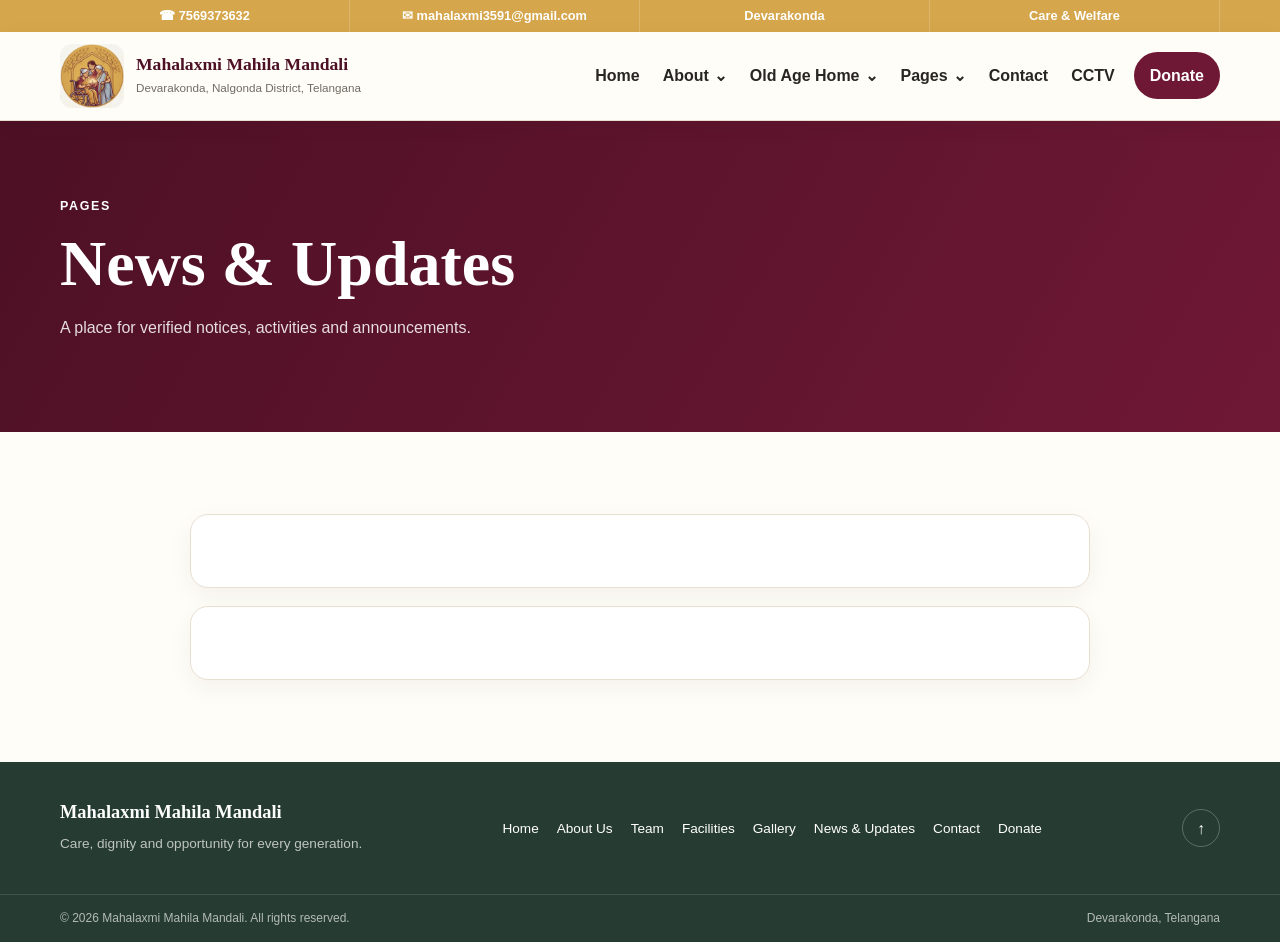
<file: news-updates.html>
<!DOCTYPE html>
<html lang="en">
<head>
  <meta charset="UTF-8">
  <meta name="viewport" content="width=device-width, initial-scale=1.0">
  <meta name="description" content="Verified news, notices and updates from Mahalaxmi Mahila Mandali.">
  <title>News & Updates | Mahalaxmi Mahila Mandali</title>
  <link rel="stylesheet" href="style.css">
</head>
<section class="facts-strip1">
  <div class="container facts-grid">
    <div class="fact1"><span class="fact-number1">☎ 7569373632</span><span class="fact-label"></span></div>
    <div class="fact1"><span class="fact-number1">✉ mahalaxmi3591@gmail.com</span><span class="fact-label"></span></div>
    <div class="fact1"><span class="fact-number1">Devarakonda</span><span class="fact-label"></span></div>
    <div class="fact1"><span class="fact-number1">Care &amp; Welfare</span><span class="fact-label"></span></div>
  </div>
</section>
<body id="top" class="news-updates-page">
  <a class="skip-link" href="#main">Skip to content</a>
  <header class="site-header">
  <div class="container header-inner">
    <!-- COMMON LOGO: Put the official logo at images/logo/logo.png.
         Do not change this path on other pages. The text fallback prevents a broken-image icon. -->
    <a href="index.html" class="brand" aria-label="Mahalaxmi Mahila Mandali home">
      <img src="images/logo/logo.png" alt="Mahalaxmi Mahila Mandali Logo" class="brand-logo"
           onerror="this.style.display='none'; this.nextElementSibling.hidden=false;">
      <span class="logo-fallback" aria-hidden="true" hidden></span>
      <span class="brand-copy">
        <strong>Mahalaxmi Mahila Mandali</strong>
        <small>Devarakonda, Nalgonda District, Telangana</small>
      </span>
    </a>

    <!-- COMMON MOBILE MENU BUTTON: keep this unchanged on every page. -->
    <button class="menu-toggle" type="button" aria-label="Open navigation menu" aria-expanded="false">☰</button>

    <!-- COMMON NAVIGATION: copy this exact structure to every future page.
         Only aria-current="page" should change to the current page where appropriate. -->
    <nav class="primary-nav" aria-label="Main navigation">
      <a class="nav-link" href="index.html">Home</a>

      <div class="nav-item has-dropdown">
        <button class="dropdown-toggle" type="button" aria-expanded="false">About <span aria-hidden="true">⌄</span></button>
        <div class="dropdown-menu">
          <a href="about.html">About Us</a>
          <a href="team.html">Team</a>
          <a href="facilities.html">Facilities</a>
        </div>
      </div>

      <div class="nav-item has-dropdown">
        <button class="dropdown-toggle" type="button" aria-expanded="false">Old Age Home <span aria-hidden="true">⌄</span></button>
        <div class="dropdown-menu">
          <a href="old-age-home.html">Overview</a>
          <a href="staff.html">Staff List</a>
          <a href="beneficiary.html">Beneficiary List</a>
          <a href="menu.html">Menu List</a>
          <a href="assets.html">Assets List</a>
        </div>
      </div>

      <div class="nav-item has-dropdown">
        <button class="dropdown-toggle" type="button" aria-expanded="false">Pages <span aria-hidden="true">⌄</span></button>
        <div class="dropdown-menu">
          <a href="gallery.html">Gallery</a>
          <a href="news-updates.html" aria-current="page">News &amp; Updates</a>
          <a href="welfare-activities.html">Welfare Activities</a>
          <a href="live-feed.html">Live Feed</a>
        </div>
      </div>

      <a class="nav-link" href="contact.html">Contact</a>
      <!-- CCTV is an external destination supplied by the organization. -->
      <a class="nav-link cctv-link" href="http://202.133.49.162:8082/" target="_blank" rel="noopener noreferrer">CCTV</a>
      <a class="nav-donate" href="contact.html#donate">Donate</a>
    </nav>
  </div>
</header>

  <main id="main">

<section class="page-hero">
  <div class="container">
    <p class="eyebrow light">Pages</p>
    <h1>News & Updates</h1>
    <p>A place for verified notices, activities and announcements.</p>
  </div>
</section>

<section class="section">
  <div class="container">
    <!-- NEWS CONTENT TO CHANGE:
         Add a new article for each verified update. Never invent dates or events. -->
    <div class="news-list">
      <article class="news-card"><span class="news-date"></span><h2> </h2><p></p></article>
      <article class="news-card"><span class="news-date"></span><h2></h2><p></p></article>
    </div>
  </div>
</section>

  </main>
  <footer class="site-footer">
  <div class="container footer-main">
    <div class="footer-brand">
      <strong>Mahalaxmi Mahila Mandali</strong>
      <p>Care, dignity and opportunity for every generation.</p>
    </div>
    <div class="footer-links">
      <a href="index.html">Home</a>
      <a href="about.html">About Us</a>
      <a href="team.html">Team</a>
      <a href="facilities.html">Facilities</a>
      <a href="gallery.html">Gallery</a>
      <a href="news-updates.html">News &amp; Updates</a>
      <a href="contact.html">Contact</a>
      <a href="contact.html#donate">Donate</a>
    </div>
    <a href="#top" class="footer-top" aria-label="Back to top">↑</a>
  </div>
  <div class="footer-bottom">
    <div class="container">
      <span>© <span id="current-year"></span> Mahalaxmi Mahila Mandali. All rights reserved.</span>
      <span>Devarakonda, Telangana</span>
    </div>
  </div> 
</footer>

  <!-- COMMON SCRIPT: keep script.js beside every HTML page. -->
  <script src="script.js"></script>
</body>
</html>
</file>
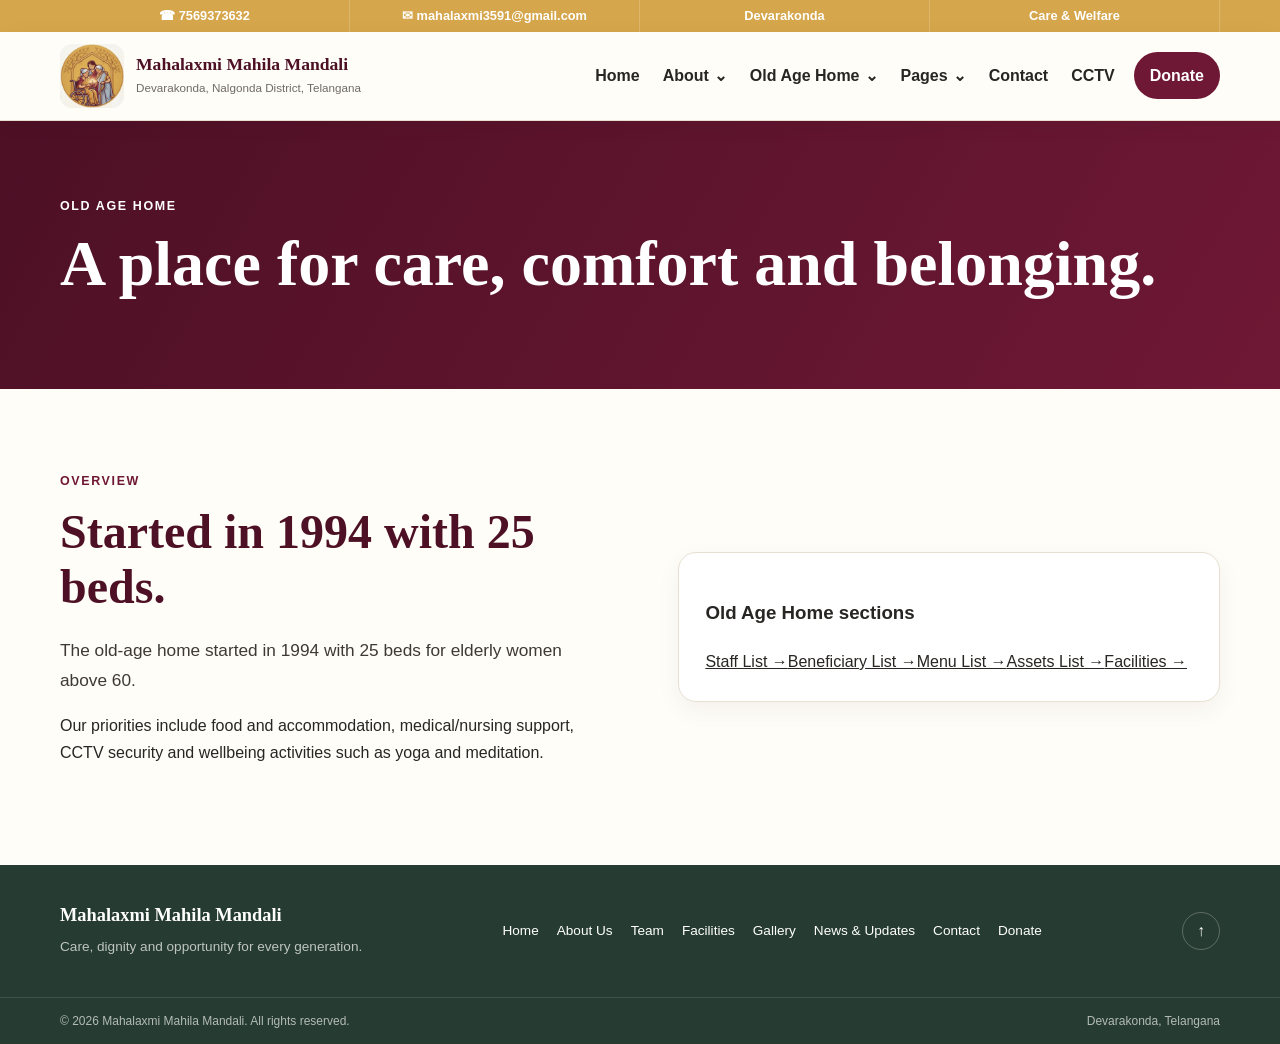
<file: old-age-home.html>
<!DOCTYPE html>
<html lang="en">
<head>
  <meta charset="UTF-8">
  <meta name="viewport" content="width=device-width, initial-scale=1.0">
  <meta name="description" content="Overview of the Mahalaxmi Mahila Mandali Old Age Home.">
  <title>Old Age Home | Mahalaxmi Mahila Mandali</title>
  <link rel="stylesheet" href="style.css">
</head>
<section class="facts-strip1">
  <div class="container facts-grid">
    <div class="fact1"><span class="fact-number1">☎ 7569373632</span><span class="fact-label"></span></div>
    <div class="fact1"><span class="fact-number1">✉ mahalaxmi3591@gmail.com</span><span class="fact-label"></span></div>
    <div class="fact1"><span class="fact-number1">Devarakonda</span><span class="fact-label"></span></div>
    <div class="fact1"><span class="fact-number1">Care &amp; Welfare</span><span class="fact-label"></span></div>
  </div>
</section>
<body id="top" class="old-age-home-page">
  <a class="skip-link" href="#main">Skip to content</a>
  <header class="site-header">
  <div class="container header-inner">
    <!-- COMMON LOGO: Put the official logo at images/logo/logo.png.
         Do not change this path on other pages. The text fallback prevents a broken-image icon. -->
    <a href="index.html" class="brand" aria-label="Mahalaxmi Mahila Mandali home">
      <img src="images/logo/logo.png" alt="Mahalaxmi Mahila Mandali Logo" class="brand-logo"
           onerror="this.style.display='none'; this.nextElementSibling.hidden=false;">
      <span class="logo-fallback" aria-hidden="true" hidden></span>
      <span class="brand-copy">
        <strong>Mahalaxmi Mahila Mandali</strong>
        <small>Devarakonda, Nalgonda District, Telangana</small>
      </span>
    </a>

    <!-- COMMON MOBILE MENU BUTTON: keep this unchanged on every page. -->
    <button class="menu-toggle" type="button" aria-label="Open navigation menu" aria-expanded="false">☰</button>

    <!-- COMMON NAVIGATION: copy this exact structure to every future page.
         Only aria-current="page" should change to the current page where appropriate. -->
    <nav class="primary-nav" aria-label="Main navigation">
      <a class="nav-link" href="index.html">Home</a>

      <div class="nav-item has-dropdown">
        <button class="dropdown-toggle" type="button" aria-expanded="false">About <span aria-hidden="true">⌄</span></button>
        <div class="dropdown-menu">
          <a href="about.html">About Us</a>
          <a href="team.html">Team</a>
          <a href="facilities.html">Facilities</a>
        </div>
      </div>

      <div class="nav-item has-dropdown">
        <button class="dropdown-toggle" type="button" aria-expanded="false">Old Age Home <span aria-hidden="true">⌄</span></button>
        <div class="dropdown-menu">
          <a href="old-age-home.html" aria-current="page">Overview</a>
          <a href="staff.html">Staff List</a>
          <a href="beneficiary.html">Beneficiary List</a>
          <a href="menu.html">Menu List</a>
          <a href="assets.html">Assets List</a>
        </div>
      </div>

      <div class="nav-item has-dropdown">
        <button class="dropdown-toggle" type="button" aria-expanded="false">Pages <span aria-hidden="true">⌄</span></button>
        <div class="dropdown-menu">
          <a href="gallery.html">Gallery</a>
          <a href="news-updates.html">News &amp; Updates</a>
          <a href="welfare-activities.html">Welfare Activities</a>
          <a href="live-feed.html">Live Feed</a>
        </div>
      </div>

      <a class="nav-link" href="contact.html">Contact</a>
      <!-- CCTV is an external destination supplied by the organization. -->
      <a class="nav-link cctv-link" href="http://202.133.49.162:8082/" target="_blank" rel="noopener noreferrer">CCTV</a>
      <a class="nav-donate" href="contact.html#donate">Donate</a>
    </nav>
  </div>
</header>

  <main id="main">

<section class="page-hero">
  <div class="container">
    <p class="eyebrow light">Old Age Home</p>
    <h1>A place for care, comfort and belonging.</h1>
    <p></p>
  </div>
</section>

<section class="section">
  <div class="container two-column">
    <div class="section-copy">
      <p class="eyebrow">Overview</p>
      <h2>Started in 1994 with 25 beds.</h2>
      <p class="lead">The old-age home started in 1994 with 25 beds for elderly women above 60.</p>
      <p>Our priorities include food and accommodation, medical/nursing support, CCTV security and wellbeing activities such as yoga and meditation.</p>
      <p></p>
    </div>
    <div class="info-card"><h3>Old Age Home sections</h3><div class="link-list">
      <a href="staff.html">Staff List →</a><a href="beneficiary.html">Beneficiary List →</a><a href="menu.html">Menu List →</a><a href="assets.html">Assets List →</a><a href="facilities.html">Facilities →</a>
    </div></div>
  </div>
</section>

  </main>
  <footer class="site-footer">
  <div class="container footer-main">
    <div class="footer-brand">
      <strong>Mahalaxmi Mahila Mandali</strong>
      <p>Care, dignity and opportunity for every generation.</p>
    </div>
    <div class="footer-links">
      <a href="index.html">Home</a>
      <a href="about.html">About Us</a>
      <a href="team.html">Team</a>
      <a href="facilities.html">Facilities</a>
      <a href="gallery.html">Gallery</a>
      <a href="news-updates.html">News &amp; Updates</a>
      <a href="contact.html">Contact</a>
      <a href="contact.html#donate">Donate</a>
    </div>
    <a href="#top" class="footer-top" aria-label="Back to top">↑</a>
  </div>
  <div class="footer-bottom">
    <div class="container">
      <span>© <span id="current-year"></span> Mahalaxmi Mahila Mandali. All rights reserved.</span>
      <span>Devarakonda, Telangana</span>
    </div>
  </div>
</footer>

  <!-- COMMON SCRIPT: keep script.js beside every HTML page. -->
  <script src="script.js"></script>
</body>
</html>
</file>
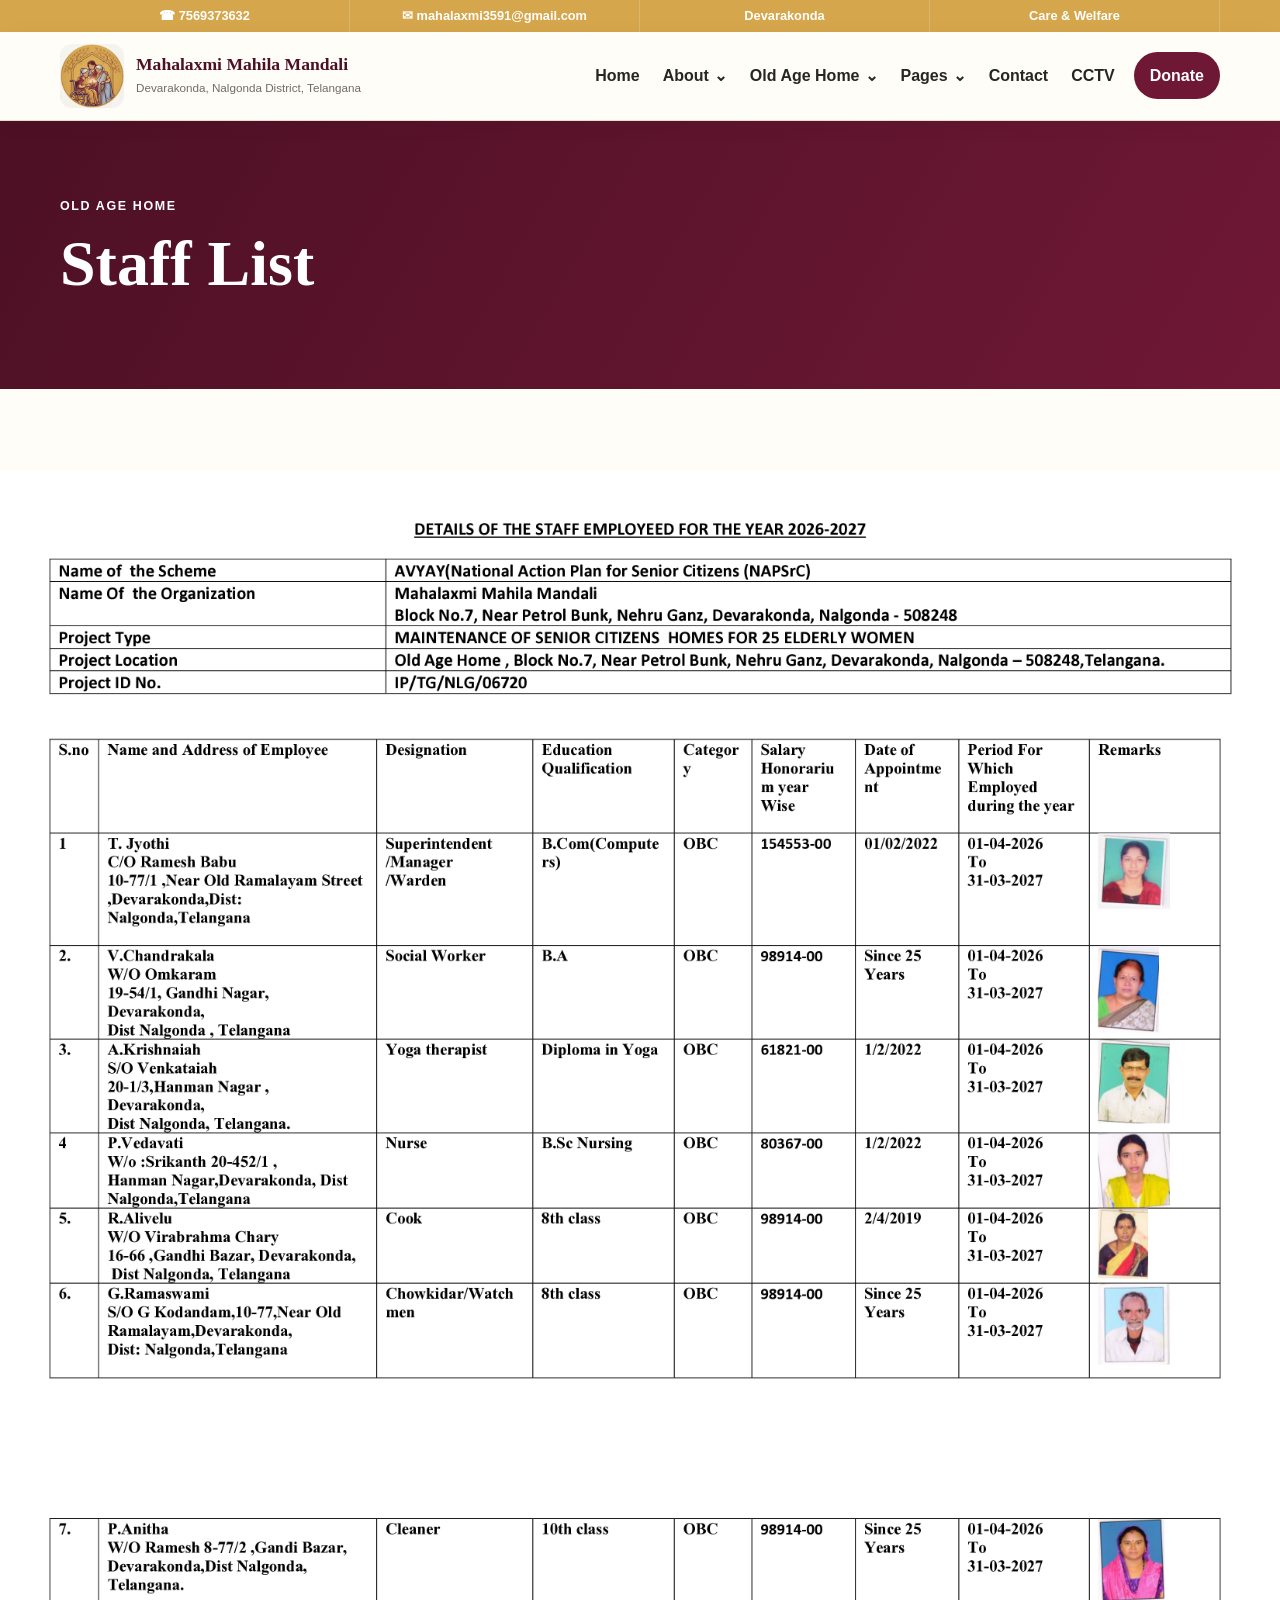
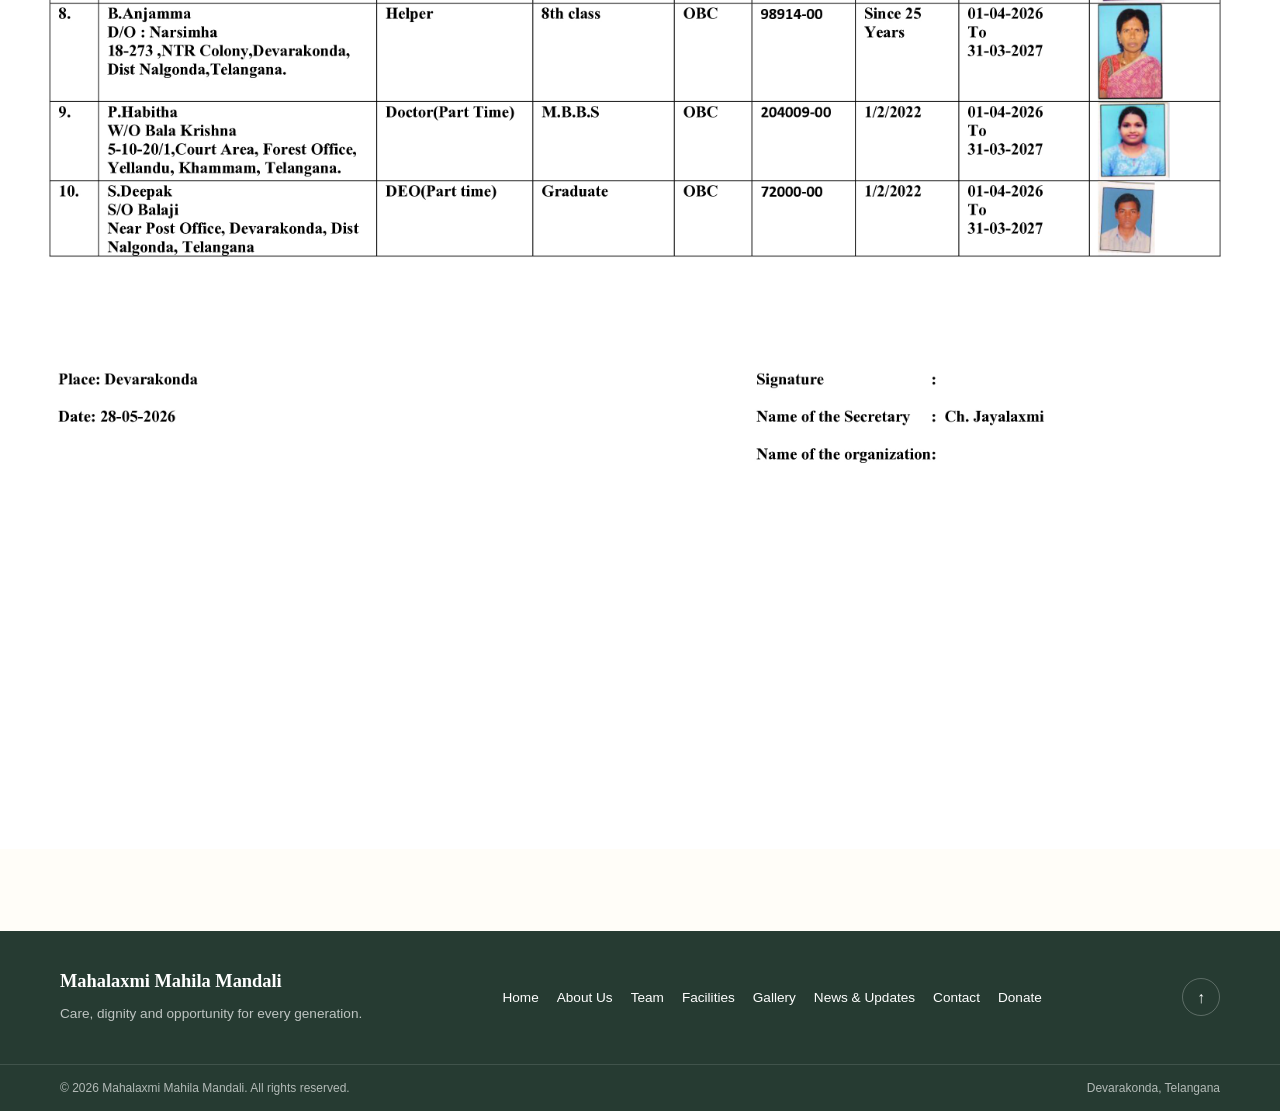
<file: staff.html>
<!DOCTYPE html>
<html lang="en">
<head>
  <meta charset="UTF-8">
  <meta name="viewport" content="width=device-width, initial-scale=1.0">
  <meta name="description" content="Current staff information should be entered from the approved staff register.">
  <title>Staff List | Mahalaxmi Mahila Mandali</title>
  <link rel="stylesheet" href="style.css">
</head>
<section class="facts-strip1">
  <div class="container facts-grid">
    <div class="fact1"><span class="fact-number1">☎ 7569373632</span><span class="fact-label"></span></div>
    <div class="fact1"><span class="fact-number1">✉ mahalaxmi3591@gmail.com</span><span class="fact-label"></span></div>
    <div class="fact1"><span class="fact-number1">Devarakonda</span><span class="fact-label"></span></div>
    <div class="fact1"><span class="fact-number1">Care &amp; Welfare</span><span class="fact-label"></span></div>
  </div>
</section>
<body id="top" class="staff-page">
  <a class="skip-link" href="#main">Skip to content</a>
  <header class="site-header">
  <div class="container header-inner">
    <!-- COMMON LOGO: Put the official logo at images/logo/logo.png.
         Do not change this path on other pages. The text fallback prevents a broken-image icon. -->
    <a href="index.html" class="brand" aria-label="Mahalaxmi Mahila Mandali home">
      <img src="images/logo/logo.png" alt="Mahalaxmi Mahila Mandali Logo" class="brand-logo"
           onerror="this.style.display='none'; this.nextElementSibling.hidden=false;">
      <span class="logo-fallback" aria-hidden="true" hidden></span>
      <span class="brand-copy">
        <strong>Mahalaxmi Mahila Mandali</strong>
        <small>Devarakonda, Nalgonda District, Telangana</small>
      </span>
    </a>

    <!-- COMMON MOBILE MENU BUTTON: keep this unchanged on every page. -->
    <button class="menu-toggle" type="button" aria-label="Open navigation menu" aria-expanded="false">☰</button>

    <!-- COMMON NAVIGATION: copy this exact structure to every future page.
         Only aria-current="page" should change to the current page where appropriate. -->
    <nav class="primary-nav" aria-label="Main navigation">
      <a class="nav-link" href="index.html">Home</a>

      <div class="nav-item has-dropdown">
        <button class="dropdown-toggle" type="button" aria-expanded="false">About <span aria-hidden="true">⌄</span></button>
        <div class="dropdown-menu">
          <a href="about.html">About Us</a>
          <a href="team.html">Team</a>
          <a href="facilities.html">Facilities</a>
        </div>
      </div>

      <div class="nav-item has-dropdown">
        <button class="dropdown-toggle" type="button" aria-expanded="false">Old Age Home <span aria-hidden="true">⌄</span></button>
        <div class="dropdown-menu">
          <a href="old-age-home.html">Overview</a>
          <a href="staff.html" aria-current="page">Staff List</a>
          <a href="beneficiary.html">Beneficiary List</a>
          <a href="menu.html">Menu List</a>
          <a href="assets.html">Assets List</a>
        </div>
      </div>

      <div class="nav-item has-dropdown">
        <button class="dropdown-toggle" type="button" aria-expanded="false">Pages <span aria-hidden="true">⌄</span></button>
        <div class="dropdown-menu">
          <a href="gallery.html">Gallery</a>
          <a href="news-updates.html">News &amp; Updates</a>
          <a href="welfare-activities.html">Welfare Activities</a>
          <a href="live-feed.html">Live Feed</a>
        </div>
      </div>

      <a class="nav-link" href="contact.html">Contact</a>
      <!-- CCTV is an external destination supplied by the organization. -->
      <a class="nav-link cctv-link" href="http://202.133.49.162:8082/" target="_blank" rel="noopener noreferrer">CCTV</a>
      <a class="nav-donate" href="contact.html#donate">Donate</a>
    </nav>
  </div>
</header>

  <main id="main">

<section class="page-hero">
  <div class="container">
    <p class="eyebrow light">Old Age Home</p>
    <h1>Staff List</h1>
    
    <p> </p>
  </div>
</section>

<section class="section">
  <img src="images/Staff/Staff1.jpg" alt="Staff Member 1" class="staff-image">
  <img src="images/Staff/Staff2.jpg" alt="Staff Member 2" class="staff-image">
  
  <!--<div class="container">
     TABLE CONTENT TO CHANGE:
         Replace the sample/placeholder rows below with approved current records.
         Keep the table structure and column headings unless management requests a change. 
    <div class="section-heading"><p class="eyebrow">Old Age Home</p><h2>Staff List</h2><p>Current staff information should be entered from the approved staff register.</p></div>
    <div class="table-wrap"><table><thead><tr><th>S.No.</th><th>Name</th><th>Designation</th><th>Contact</th></tr></thead><tbody><tr><td>1</td><td>To be updated</td><td>Care / Support Staff</td><td>—</td></tr><tr><td>2</td><td>To be updated</td><td>Care / Support Staff</td><td>—</td></tr></tbody></table></div>
    <p class="notice">Information on this page should be updated only from the organisation's approved records.</p>
  </div>-->
</section>

  </main>
  <footer class="site-footer">
  <div class="container footer-main">
    <div class="footer-brand">
      <strong>Mahalaxmi Mahila Mandali</strong>
      <p>Care, dignity and opportunity for every generation.</p>
    </div>
    <div class="footer-links">
      <a href="index.html">Home</a>
      <a href="about.html">About Us</a>
      <a href="team.html">Team</a>
      <a href="facilities.html">Facilities</a>
      <a href="gallery.html">Gallery</a>
      <a href="news-updates.html">News &amp; Updates</a>
      <a href="contact.html">Contact</a>
      <a href="contact.html#donate">Donate</a>
    </div>
    <a href="#top" class="footer-top" aria-label="Back to top">↑</a>
  </div>
  <div class="footer-bottom">
    <div class="container">
      <span>© <span id="current-year"></span> Mahalaxmi Mahila Mandali. All rights reserved.</span>
      <span>Devarakonda, Telangana</span>
    </div>
  </div>
</footer>

  <!-- COMMON SCRIPT: keep script.js beside every HTML page. -->
  <script src="script.js"></script>
</body>
</html>
</file>
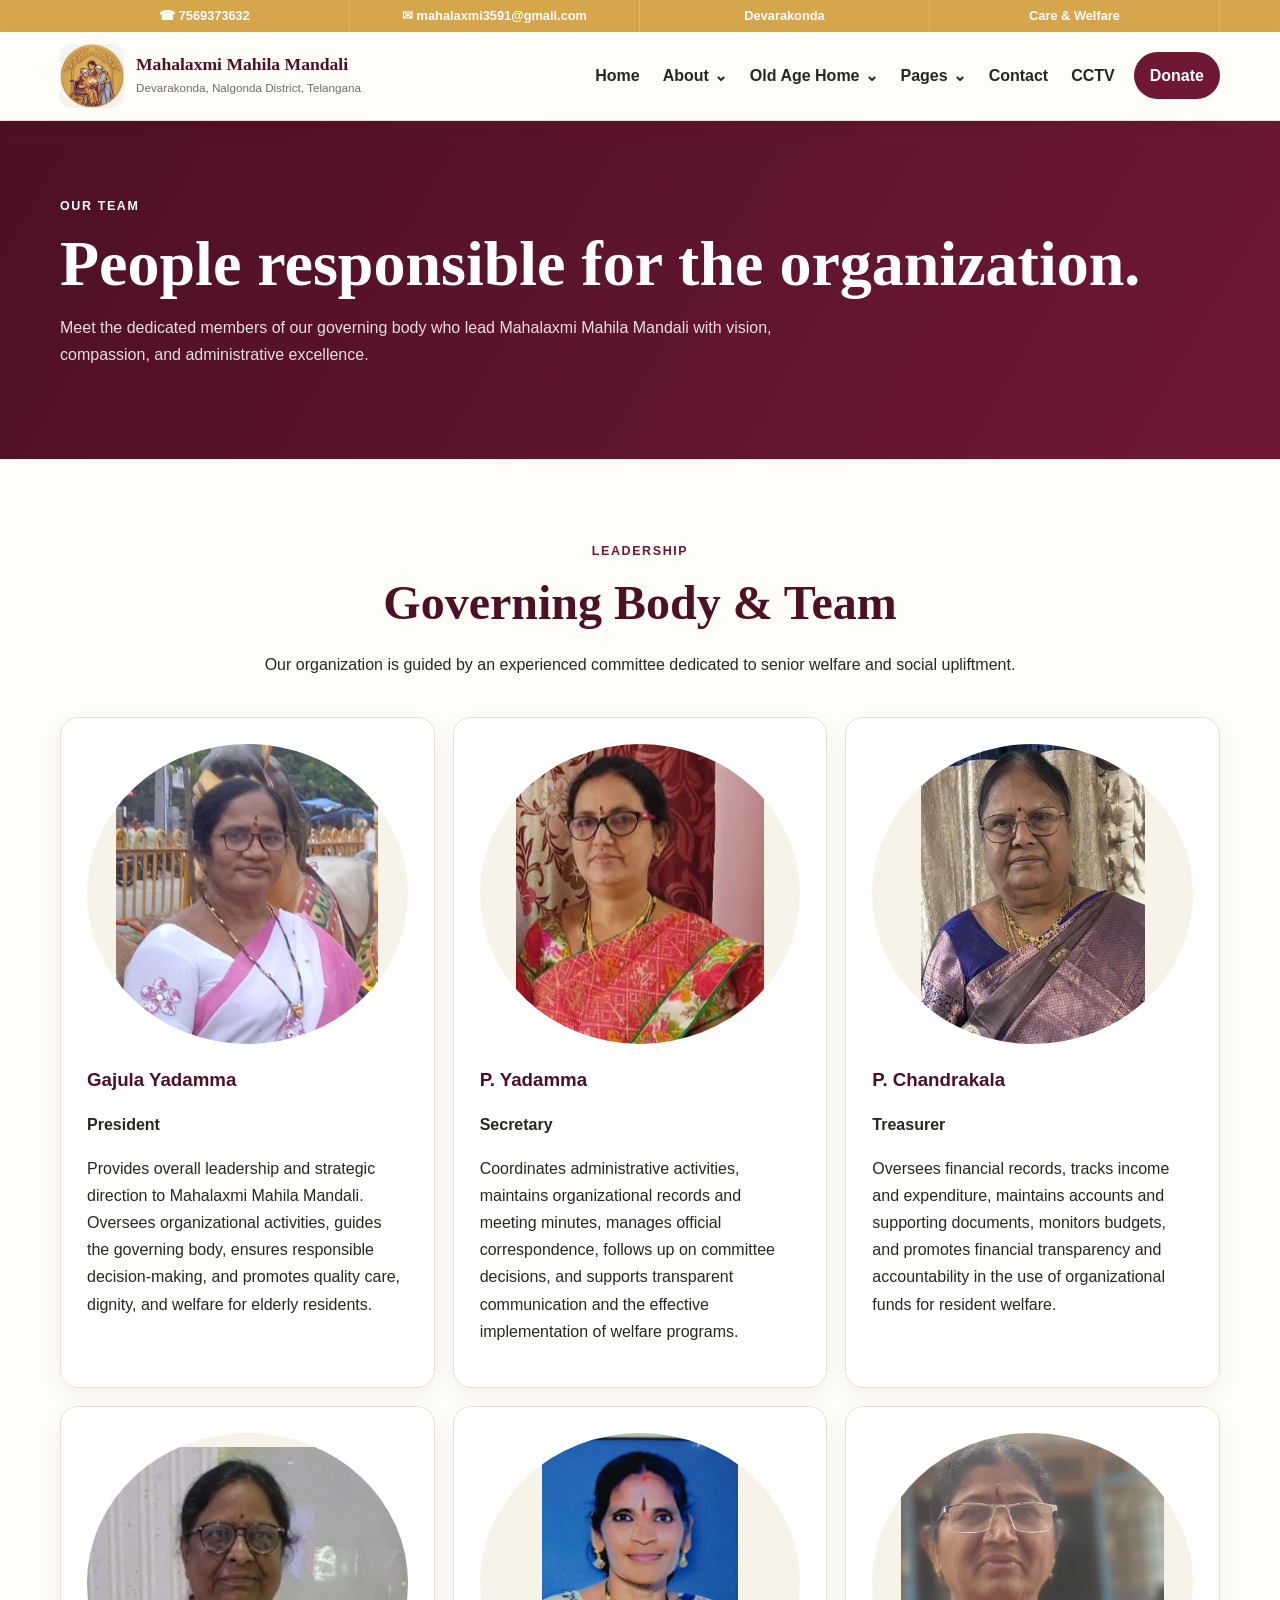
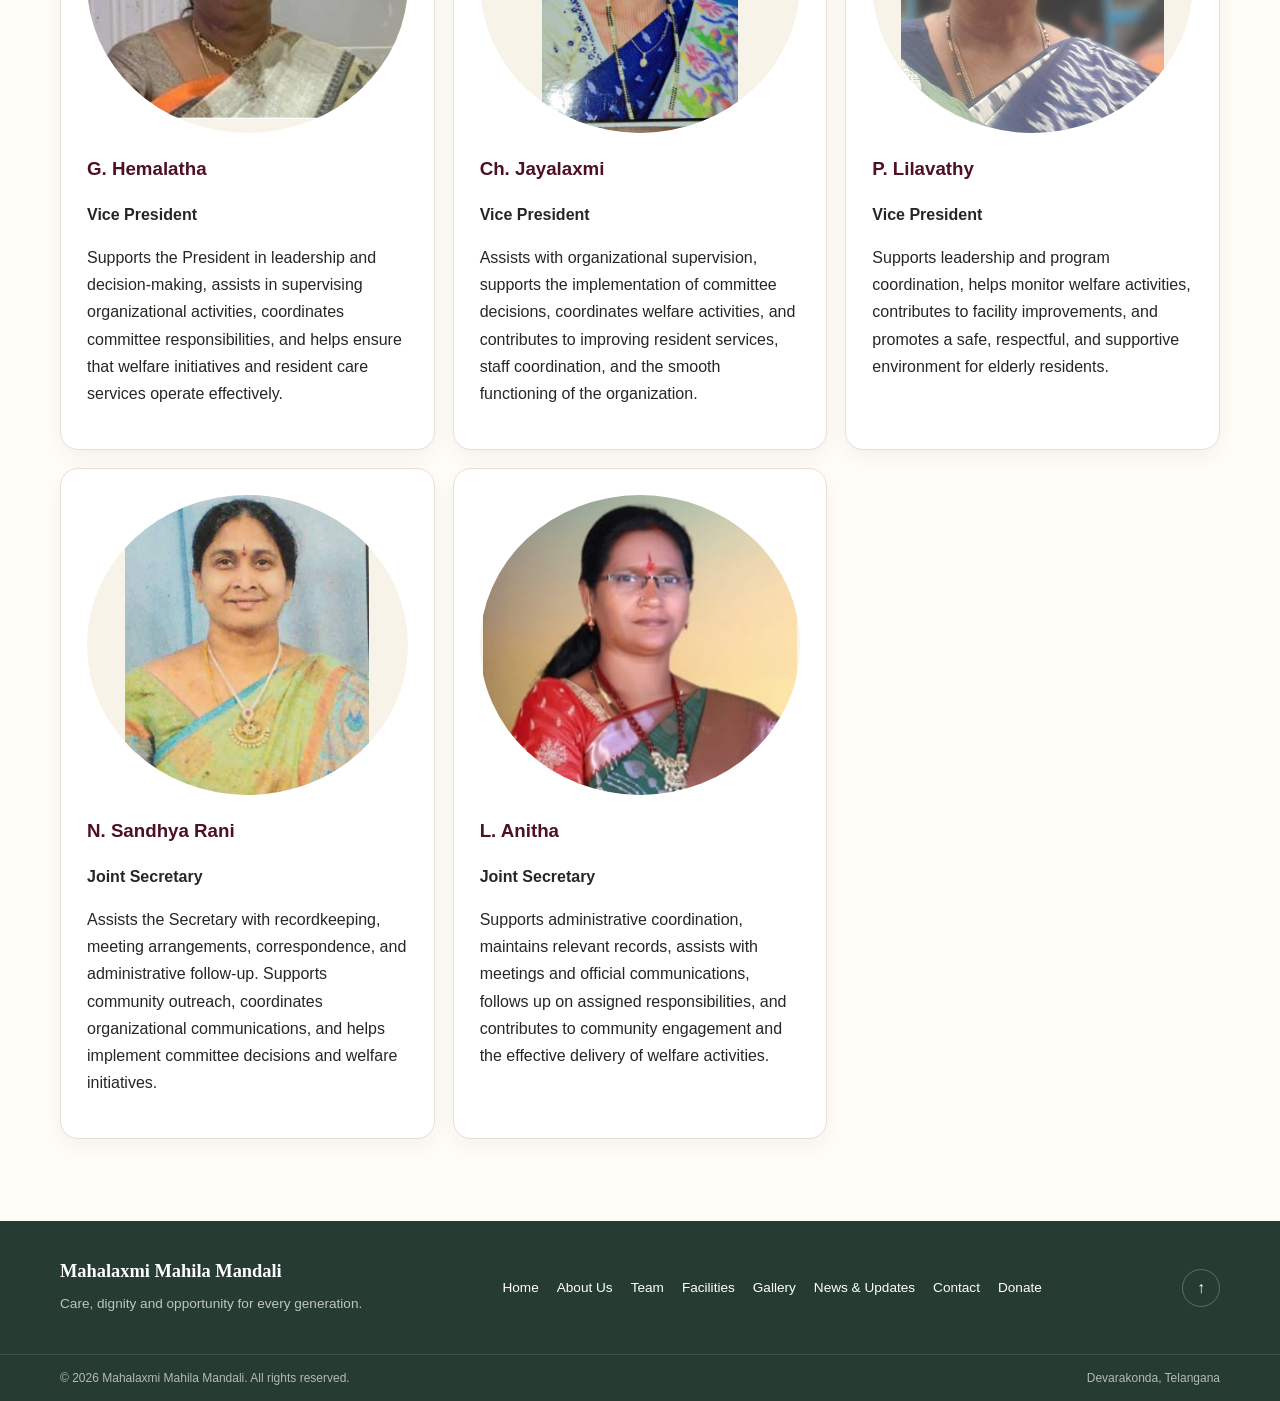
<file: team.html>
<!DOCTYPE html>
<html lang="en">
<head>
  <meta charset="UTF-8">
  <meta name="viewport" content="width=device-width, initial-scale=1.0">
  <meta name="description" content="Governing body and team information for Mahalaxmi Mahila Mandali.">
  <title>Team | Mahalaxmi Mahila Mandali</title>
  <link rel="stylesheet" href="style.css">
</head>
<section class="facts-strip1">
  <div class="container facts-grid">
    <div class="fact1"><span class="fact-number1">☎ 7569373632</span><span class="fact-label"></span></div>
    <div class="fact1"><span class="fact-number1">✉ mahalaxmi3591@gmail.com</span><span class="fact-label"></span></div>
    <div class="fact1"><span class="fact-number1">Devarakonda</span><span class="fact-label"></span></div>
    <div class="fact1"><span class="fact-number1">Care &amp; Welfare</span><span class="fact-label"></span></div>
  </div>
</section>
<body id="top" class="team-page">
  <a class="skip-link" href="#main">Skip to content</a>
  <header class="site-header">
  <div class="container header-inner">
    <!-- COMMON LOGO: Put the official logo at images/logo/logo.png.
         Do not change this path on other pages. The text fallback prevents a broken-image icon. -->
    <a href="index.html" class="brand" aria-label="Mahalaxmi Mahila Mandali home">
      <img src="images/logo/logo.png" alt="Mahalaxmi Mahila Mandali Logo" class="brand-logo"
           onerror="this.style.display='none'; this.nextElementSibling.hidden=false;">
      <span class="logo-fallback" aria-hidden="true" hidden></span>
      <span class="brand-copy">
        <strong>Mahalaxmi Mahila Mandali</strong>
        <small>Devarakonda, Nalgonda District, Telangana</small>
      </span>
    </a>

    <!-- COMMON MOBILE MENU BUTTON: keep this unchanged on every page. -->
    <button class="menu-toggle" type="button" aria-label="Open navigation menu" aria-expanded="false">☰</button>

    <!-- COMMON NAVIGATION: copy this exact structure to every future page.
         Only aria-current="page" should change to the current page where appropriate. -->
    <nav class="primary-nav" aria-label="Main navigation">
      <a class="nav-link" href="index.html">Home</a>

      <div class="nav-item has-dropdown">
        <button class="dropdown-toggle" type="button" aria-expanded="false">About <span aria-hidden="true">⌄</span></button>
        <div class="dropdown-menu">
          <a href="about.html">About Us</a>
          <a href="team.html" aria-current="page">Team</a>
          <a href="facilities.html">Facilities</a>
        </div>
      </div>

      <div class="nav-item has-dropdown">
        <button class="dropdown-toggle" type="button" aria-expanded="false">Old Age Home <span aria-hidden="true">⌄</span></button>
        <div class="dropdown-menu">
          <a href="old-age-home.html">Overview</a>
          <a href="staff.html">Staff List</a>
          <a href="beneficiary.html">Beneficiary List</a>
          <a href="menu.html">Menu List</a>
          <a href="assets.html">Assets List</a>
        </div>
      </div>

      <div class="nav-item has-dropdown">
        <button class="dropdown-toggle" type="button" aria-expanded="false">Pages <span aria-hidden="true">⌄</span></button>
        <div class="dropdown-menu">
          <a href="gallery.html">Gallery</a>
          <a href="news-updates.html">News &amp; Updates</a>
          <a href="welfare-activities.html">Welfare Activities</a>
          <a href="live-feed.html">Live Feed</a>
        </div>
      </div>

      <a class="nav-link" href="contact.html">Contact</a>
      <!-- CCTV is an external destination supplied by the organization. -->
      <a class="nav-link cctv-link" href="http://202.133.49.162:8082/" target="_blank" rel="noopener noreferrer">CCTV</a>
      <a class="nav-donate" href="contact.html#donate">Donate</a>
    </nav>
  </div>
</header>

  <main id="main">

<section class="page-hero">
  <div class="container">
    <p class="eyebrow light">Our Team</p>
    <h1>People responsible for the organization.</h1>
    <p>Meet the dedicated members of our governing body who lead Mahalaxmi Mahila Mandali with vision, compassion, and administrative excellence.</p>
  </div>
</section>

<section class="section">
  <div class="container">
    <div class="section-heading centered">
      <p class="eyebrow">Leadership</p>
      <h2>Governing Body &amp; Team</h2>
      <p>Our organization is guided by an experienced committee dedicated to senior welfare and social upliftment.</p>
    </div>
    

<div class="team-grid">

  <article class="team-card">
    <div class="team-avatar">
      <img src="images/comm/10.jpeg"
           alt="Gajula Yadamma, President"
           width="400" height="300" loading="lazy">
    </div>
    <h3>Gajula Yadamma</h3>
    <p class="team-role"><strong>President</strong></p>
    <p>Provides overall leadership and strategic direction to Mahalaxmi Mahila Mandali. Oversees organizational activities, guides the governing body, ensures responsible decision-making, and promotes quality care, dignity, and welfare for elderly residents.</p>
  </article>

  <article class="team-card">
    <div class="team-avatar">
      <img src="images/comm/8.jpeg"
           alt="P. Yadamma, Secretary"
           width="400" height="300" loading="lazy">
    </div>
    <h3>P. Yadamma</h3>
    <p class="team-role"><strong>Secretary</strong></p>
    <p>Coordinates administrative activities, maintains organizational records and meeting minutes, manages official correspondence, follows up on committee decisions, and supports transparent communication and the effective implementation of welfare programs.</p>
  </article>

  <article class="team-card">
    <div class="team-avatar">
      <img src="images/comm/11.jpeg"
           alt="P. Chandrakala, Treasurer"
           width="400" height="300" loading="lazy">
    </div>
    <h3>P. Chandrakala</h3>
    <p class="team-role"><strong>Treasurer</strong></p>
    <p>Oversees financial records, tracks income and expenditure, maintains accounts and supporting documents, monitors budgets, and promotes financial transparency and accountability in the use of organizational funds for resident welfare.</p>
  </article>

  <article class="team-card">
    <div class="team-avatar">
      <img src="images/comm/2.jpeg"
           alt="G. Hemalatha, Vice President"
           width="400" height="300" loading="lazy">
    </div>
    <h3>G. Hemalatha</h3>
    <p class="team-role"><strong>Vice President</strong></p>
    <p>Supports the President in leadership and decision-making, assists in supervising organizational activities, coordinates committee responsibilities, and helps ensure that welfare initiatives and resident care services operate effectively.</p>
  </article>

  <article class="team-card">
    <div class="team-avatar">
      <img src="images/comm/3.jpeg"
           alt="Ch. Jayalaxmi, Vice President"
           width="400" height="300" loading="lazy">
    </div>
    <h3>Ch. Jayalaxmi</h3>
    <p class="team-role"><strong>Vice President</strong></p>
    <p>Assists with organizational supervision, supports the implementation of committee decisions, coordinates welfare activities, and contributes to improving resident services, staff coordination, and the smooth functioning of the organization.</p>
  </article>

  <article class="team-card">
    <div class="team-avatar">
      <img src="images/comm/7.jpeg"
           alt="P. Lilavathy, Vice President"
           width="400" height="300" loading="lazy">
    </div>
    <h3>P. Lilavathy</h3>
    <p class="team-role"><strong>Vice President</strong></p>
    <p>Supports leadership and program coordination, helps monitor welfare activities, contributes to facility improvements, and promotes a safe, respectful, and supportive environment for elderly residents.</p>
  </article>

  <article class="team-card">
    <div class="team-avatar">
      <img src="images/comm/5.jpeg"
           alt="N. Sandhya Rani, Joint Secretary"
           width="400" height="300" loading="lazy">
    </div>
    <h3>N. Sandhya Rani</h3>
    <p class="team-role"><strong>Joint Secretary</strong></p>
    <p>Assists the Secretary with recordkeeping, meeting arrangements, correspondence, and administrative follow-up. Supports community outreach, coordinates organizational communications, and helps implement committee decisions and welfare initiatives.</p>
  </article>

  <article class="team-card">
    <div class="team-avatar">
      <img src="images/comm/4.jpeg"
           alt="L. Anitha, Joint Secretary"
           width="400" height="300" loading="lazy">
    </div>
    <h3>L. Anitha</h3>
    <p class="team-role"><strong>Joint Secretary</strong></p>
    <p>Supports administrative coordination, maintains relevant records, assists with meetings and official communications, follows up on assigned responsibilities, and contributes to community engagement and the effective delivery of welfare activities.</p>
  </article>

</div>

  </div>
</section>

  </main>
  <footer class="site-footer">
  <div class="container footer-main">
    <div class="footer-brand">
      <strong>Mahalaxmi Mahila Mandali</strong>
      <p>Care, dignity and opportunity for every generation.</p>
    </div>
    <div class="footer-links">
      <a href="index.html">Home</a>
      <a href="about.html">About Us</a>
      <a href="team.html">Team</a>
      <a href="facilities.html">Facilities</a>
      <a href="gallery.html">Gallery</a>
      <a href="news-updates.html">News &amp; Updates</a>
      <a href="contact.html">Contact</a>
      <a href="contact.html#donate">Donate</a>
    </div>
    <a href="#top" class="footer-top" aria-label="Back to top">↑</a>
  </div>
  <div class="footer-bottom">
    <div class="container">
      <span>© <span id="current-year"></span> Mahalaxmi Mahila Mandali. All rights reserved.</span>
      <span>Devarakonda, Telangana</span>
    </div>
  </div>
</footer>

  <!-- COMMON SCRIPT: keep script.js beside every HTML page. -->
  <script src="script.js"></script>
</body>
</html>
</file>
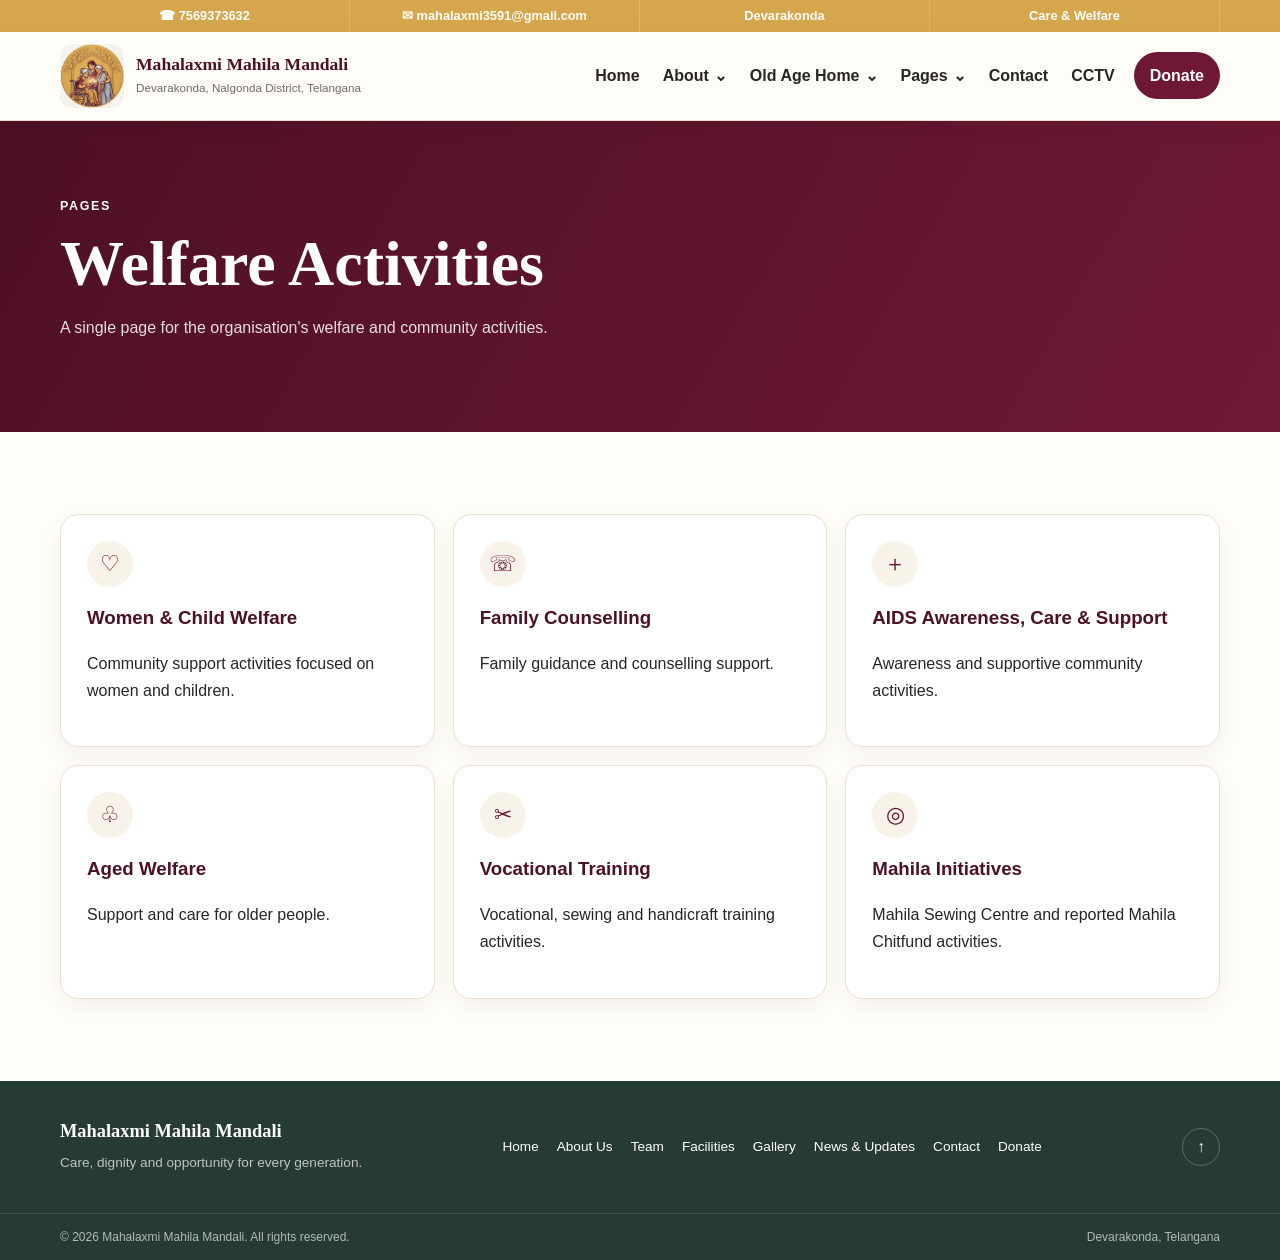
<file: welfare-activities.html>
<!DOCTYPE html>
<html lang="en">
<head>
  <meta charset="UTF-8">
  <meta name="viewport" content="width=device-width, initial-scale=1.0">
  <meta name="description" content="Women and child welfare, family support, health awareness, aged welfare and vocational activities.">
  <title>Welfare Activities | Mahalaxmi Mahila Mandali</title>
  <link rel="stylesheet" href="style.css">
</head>
<section class="facts-strip1">
  <div class="container facts-grid">
    <div class="fact1"><span class="fact-number1">☎ 7569373632</span><span class="fact-label"></span></div>
    <div class="fact1"><span class="fact-number1">✉ mahalaxmi3591@gmail.com</span><span class="fact-label"></span></div>
    <div class="fact1"><span class="fact-number1">Devarakonda</span><span class="fact-label"></span></div>
    <div class="fact1"><span class="fact-number1">Care &amp; Welfare</span><span class="fact-label"></span></div>
  </div>
</section>
<body id="top" class="welfare-activities-page">
  <a class="skip-link" href="#main">Skip to content</a>
  <header class="site-header">
  <div class="container header-inner">
    <!-- COMMON LOGO: Put the official logo at images/logo/logo.png.
         Do not change this path on other pages. The text fallback prevents a broken-image icon. -->
    <a href="index.html" class="brand" aria-label="Mahalaxmi Mahila Mandali home">
      <img src="images/logo/logo.png" alt="Mahalaxmi Mahila Mandali Logo" class="brand-logo"
           onerror="this.style.display='none'; this.nextElementSibling.hidden=false;">
      <span class="logo-fallback" aria-hidden="true" hidden></span>
      <span class="brand-copy">
        <strong>Mahalaxmi Mahila Mandali</strong>
        <small>Devarakonda, Nalgonda District, Telangana</small>
      </span>
    </a>

    <!-- COMMON MOBILE MENU BUTTON: keep this unchanged on every page. -->
    <button class="menu-toggle" type="button" aria-label="Open navigation menu" aria-expanded="false">☰</button>

    <!-- COMMON NAVIGATION: copy this exact structure to every future page.
         Only aria-current="page" should change to the current page where appropriate. -->
    <nav class="primary-nav" aria-label="Main navigation">
      <a class="nav-link" href="index.html">Home</a>

      <div class="nav-item has-dropdown">
        <button class="dropdown-toggle" type="button" aria-expanded="false">About <span aria-hidden="true">⌄</span></button>
        <div class="dropdown-menu">
          <a href="about.html">About Us</a>
          <a href="team.html">Team</a>
          <a href="facilities.html">Facilities</a>
        </div>
      </div>

      <div class="nav-item has-dropdown">
        <button class="dropdown-toggle" type="button" aria-expanded="false">Old Age Home <span aria-hidden="true">⌄</span></button>
        <div class="dropdown-menu">
          <a href="old-age-home.html">Overview</a>
          <a href="staff.html">Staff List</a>
          <a href="beneficiary.html">Beneficiary List</a>
          <a href="menu.html">Menu List</a>
          <a href="assets.html">Assets List</a>
        </div>
      </div>

      <div class="nav-item has-dropdown">
        <button class="dropdown-toggle" type="button" aria-expanded="false">Pages <span aria-hidden="true">⌄</span></button>
        <div class="dropdown-menu">
          <a href="gallery.html">Gallery</a>
          <a href="news-updates.html">News &amp; Updates</a>
          <a href="welfare-activities.html" aria-current="page">Welfare Activities</a>
          <a href="live-feed.html">Live Feed</a>
        </div>
      </div>

      <a class="nav-link" href="contact.html">Contact</a>
      <!-- CCTV is an external destination supplied by the organization. -->
      <a class="nav-link cctv-link" href="http://202.133.49.162:8082/" target="_blank" rel="noopener noreferrer">CCTV</a>
      <a class="nav-donate" href="contact.html#donate">Donate</a>
    </nav>
  </div>
</header>

  <main id="main">

<section class="page-hero">
  <div class="container">
    <p class="eyebrow light">Pages</p>
    <h1>Welfare Activities</h1>
    <p>A single page for the organisation's welfare and community activities.</p>
  </div>
</section>

<section class="section">
  <div class="container">
    <div class="cards-grid">
      <article class="service-card"><span class="service-icon">♡</span><h3>Women &amp; Child Welfare</h3><p>Community support activities focused on women and children.</p></article>
      <article class="service-card"><span class="service-icon">☏</span><h3>Family Counselling</h3><p>Family guidance and counselling support.</p></article>
      <article class="service-card"><span class="service-icon">＋</span><h3>AIDS Awareness, Care &amp; Support</h3><p>Awareness and supportive community activities.</p></article>
      <article class="service-card"><span class="service-icon">♧</span><h3>Aged Welfare</h3><p>Support and care for older people.</p></article>
      <article class="service-card"><span class="service-icon">✂</span><h3>Vocational Training</h3><p>Vocational, sewing and handicraft training activities.</p></article>
      <article class="service-card"><span class="service-icon">◎</span><h3>Mahila Initiatives</h3><p>Mahila Sewing Centre and reported Mahila Chitfund activities.</p></article>
    </div>
  </div>
</section>

  </main>
  <footer class="site-footer">
  <div class="container footer-main">
    <div class="footer-brand">
      <strong>Mahalaxmi Mahila Mandali</strong>
      <p>Care, dignity and opportunity for every generation.</p>
    </div>
    <div class="footer-links">
      <a href="index.html">Home</a>
      <a href="about.html">About Us</a>
      <a href="team.html">Team</a>
      <a href="facilities.html">Facilities</a>
      <a href="gallery.html">Gallery</a>
      <a href="news-updates.html">News &amp; Updates</a>
      <a href="contact.html">Contact</a>
      <a href="contact.html#donate">Donate</a>
    </div>
    <a href="#top" class="footer-top" aria-label="Back to top">↑</a>
  </div>
  <div class="footer-bottom">
    <div class="container">
      <span>© <span id="current-year"></span> Mahalaxmi Mahila Mandali. All rights reserved.</span>
      <span>Devarakonda, Telangana</span>
    </div>
  </div>
</footer>

  <!-- COMMON SCRIPT: keep script.js beside every HTML page. -->
  <script src="script.js"></script>
</body>
</html>
</file>
<file: style.css>
/* =========================================================
   MAHALAXMI MAHILA MANDALI — SHARED STYLESHEET
   ---------------------------------------------------------
   COMMON FILE:
   Keep this one style.css beside ALL HTML pages.
   Do not create separate page CSS unless absolutely necessary.

   COMMON COLORS:
   Maroon = primary brand
   Gold   = accent
   Ivory  = page background
   Green  = care/secondary sections

   COMMON IMAGE PATHS:
   Official logo       -> images/logo/logo.png
   Organisation photo  -> images/organization.jpg
   Old Age Home photo  -> images/old-age-home.jpg
   Gallery photos      -> images/gallery/photo-1.jpg etc.

   If an image is not available yet, the HTML error handler shows a
   designed placeholder instead of a broken image icon.
   ========================================================= */

:root {
  --maroon:#6f1835; --maroon-dark:#4d1025; --gold:#d5a64b;
  --gold-light:#f1d89b; --ivory:#fffdf8; --cream:#f8f3e9;
  --ink:#282622; --muted:#706b64; --green:#263b32;
  --line:#e8dfd1; --white:#fff; --shadow:0 18px 50px rgba(43,27,27,.10);
  --radius:18px; --container:1160px;
}
*{box-sizing:border-box}
html{scroll-behavior:smooth}
body{margin:0;background:var(--ivory);color:var(--ink);font-family:Arial,Helvetica,sans-serif;line-height:1.7}
img{max-width:100%;display:block}
a{color:inherit}
button,input,textarea,select{font:inherit}
.container{width:min(var(--container),calc(100% - 40px));margin-inline:auto}
.skip-link{position:absolute;left:12px;top:-60px;background:var(--maroon);color:#fff;padding:10px 14px;z-index:9999}
.skip-link:focus{top:12px}
.section{padding:82px 0}
.section-cream{background:var(--cream)}
.section-dark{background:var(--green);color:#fff}
.section-heading{margin-bottom:35px}
.section-heading.centered{text-align:center;max-width:820px;margin:0 auto 38px}
.section-heading h2,.section-copy h2{margin:.15em 0 .45em;font-family:Georgia,serif;font-size:clamp(2rem,4vw,3rem);line-height:1.15;color:var(--maroon-dark)}
.section-dark h2,.inverse h2{color:#fff}
.section-copy p{max-width:720px}
.lead{font-size:1.08rem;color:#3f3935}
.eyebrow{margin:0 0 12px;color:var(--maroon);font-size:.78rem;font-weight:800;letter-spacing:.13em;text-transform:uppercase}
.eyebrow.light{color:#fff}.light-gold{color:var(--gold-light)}
.muted{color:var(--muted)}
.clean-list{padding-left:20px}
.clean-list li{margin:10px 0}
.text-link{display:inline-flex;gap:8px;margin-top:12px;color:var(--maroon);font-weight:800;text-decoration:none}
.text-link:hover{text-decoration:underline}

/* HEADER: identical on every page */
.site-header{position:sticky;top:0;z-index:1000;background:rgba(255,253,248,.97);border-bottom:1px solid var(--line);box-shadow:0 5px 22px rgba(0,0,0,.04)}
.header-inner{min-height:88px;display:flex;align-items:center;gap:24px}
.brand{display:flex;align-items:center;gap:12px;text-decoration:none;min-width:280px}
.brand-logo{width:64px;height:64px;object-fit:contain;border-radius:12px;flex:0 0 64px}
.logo-fallback{display:grid;place-items:center;background:var(--maroon);color:#fff;font-weight:900}
.brand-copy{display:flex;flex-direction:column}
.brand-copy strong{font-family:Georgia,serif;color:var(--maroon-dark);font-size:1.1rem;line-height:1.15}
.brand-copy small{color:var(--muted);font-size:.73rem;margin-top:4px}
.primary-nav{display:flex;align-items:center;justify-content:flex-end;gap:3px;flex:1}
.nav-link,.dropdown-toggle{border:0;background:none;color:var(--ink);padding:12px 10px;text-decoration:none;font-weight:700;cursor:pointer;display:flex;align-items:center;gap:5px}
.nav-link:hover,.nav-link.active,.dropdown-toggle:hover{color:var(--maroon)}
.nav-item{position:relative}
.dropdown-menu{display:none;position:absolute;top:100%;left:0;min-width:210px;padding:8px;background:#fff;border:1px solid var(--line);border-radius:12px;box-shadow:var(--shadow)}
.has-dropdown.open .dropdown-menu{display:grid}
.dropdown-menu a{padding:10px 12px;text-decoration:none;border-radius:8px;font-size:.9rem}
.dropdown-menu a:hover{background:var(--cream);color:var(--maroon)}
.nav-donate{background:var(--maroon);color:#fff;padding:10px 16px;border-radius:999px;text-decoration:none;font-weight:800;margin-left:6px}
.nav-donate:hover{background:var(--maroon-dark)}
.menu-toggle{display:none;border:1px solid var(--line);background:#fff;border-radius:10px;padding:7px 10px;color:var(--maroon);cursor:pointer}

/* HERO */
.hero{position:relative;min-height:620px;background:var(--green);overflow:hidden;color:#fff}
.hero-slide{position:absolute;inset:0;display:flex;align-items:center;background-image:var(--hero-image);background-size:cover;background-position:center;opacity:0;visibility:hidden;transition:opacity .5s ease}
.hero-slide.active{opacity:1;visibility:visible}
.hero-shade{
    position:absolute;
    inset:0;
    background:linear-gradient(
        90deg,
        rgba(31,24,26,.45),
        rgba(38,28,29,.22),
        rgba(38,28,29,.05)
    );
}

.hero-content{position:relative;z-index:1;padding:100px 0 125px;max-width:900px}
.hero h1,.hero h2{font-family:Georgia,serif;font-size:clamp(2.4rem,5vw,4.7rem);line-height:1.05;max-width:850px;margin:.1em 0 .25em;color:#fff}
.hero-lead{max-width:720px;font-size:1.1rem;color:rgba(255,255,255,.88)}
.hero-actions{display:flex;flex-wrap:wrap;gap:12px;margin-top:24px}
.hero-controls{position:absolute;z-index:3;left:0;right:0;bottom:24px;display:flex;align-items:center;justify-content:space-between}
.carousel-arrow{width:44px;height:44px;border:1px solid rgba(255,255,255,.45);border-radius:50%;background:rgba(0,0,0,.2);color:#fff;font-size:2rem;line-height:1;cursor:pointer}
.carousel-dots{display:flex;gap:8px}
.carousel-dot{width:9px;height:9px;border:0;border-radius:50%;background:rgba(255,255,255,.45);cursor:pointer}
.carousel-dot.active{background:#fff}

/* BUTTONS */
.button{display:inline-flex;align-items:center;justify-content:center;gap:8px;border-radius:999px;padding:12px 19px;text-decoration:none;font-weight:800;border:1px solid transparent}
.button-maroon{background:var(--maroon);color:#fff}.button-maroon:hover{background:var(--maroon-dark)}
.button-gold{background:var(--gold);color:#2f2414}.button-gold:hover{background:var(--gold-light)}
.button-outline{border-color:rgba(255,255,255,.6);color:#fff}.button-outline:hover{background:#fff;color:var(--maroon)}
.button-full{width:100%}

/* FACTS */
.facts-strip{background:var(--maroon);color:#fff}
.facts-strip1{background:var(--gold);color:#fff}
.facts-grid{display:grid;grid-template-columns:repeat(4,1fr)}
.fact{padding:10px 10px;text-align:center;border-right:1px solid rgba(255,255,255,.18)}
.fact1{padding:5px 10px;text-align:center;border-right:1px solid rgba(255,255,255,.18)}
.fact:last-child{border-right:0}
.fact-number{display:block;font-size:1.10rem;font-weight:900}.fact-label{display:block;font-size:.76rem;opacity:.82}
.fact-number1{display:block;font-size:0.8rem;font-weight:900}.fact-label{display:block;font-size:.76rem;opacity:.82}

/* CARDS */
.two-column{display:grid;grid-template-columns:1fr 1fr;gap:clamp(35px,6vw,80px);align-items:center}
.cards-grid,.team-grid,.highlight-grid{display:grid;grid-template-columns:repeat(3,1fr);gap:18px}
.service-card,.team-card,.highlight-card,.info-card,.news-card,.contact-card{background:#fff;border:1px solid var(--line);border-radius:var(--radius);padding:26px;box-shadow:0 8px 25px rgba(43,27,27,.05)}
.service-icon{display:grid;place-items:center;width:46px;height:46px;border-radius:50%;background:var(--cream);color:var(--maroon);font-size:1.35rem;margin-bottom:15px}
.service-card h3,.team-card h3,.highlight-card h3{margin:0 0 8px;color:var(--maroon-dark)}
.about-visual{position:relative;min-height:410px;border-radius:var(--radius);overflow:hidden;background:linear-gradient(135deg,#d8c8af,#f5efe5)}
.about-visual img{width:100%;height:100%;min-height:410px;object-fit:cover}
.photo-caption{position:absolute;left:18px;right:18px;bottom:18px;padding:14px 17px;border-radius:13px;background:rgba(255,255,255,.92);color:var(--maroon-dark)}
.photo-caption strong,.photo-caption small{display:block}.photo-caption small{color:var(--muted)}
.photo-placeholder{display:grid!important;place-items:end start;padding:18px;background:linear-gradient(135deg,#eadcc7,#cdb997)}
.photo-placeholder::before{content:"Approved photo will appear here";color:var(--maroon-dark);font-weight:800;padding:10px 13px;background:rgba(255,255,255,.88);border-radius:10px}
.dark-photo{background:linear-gradient(135deg,#384f44,#263b32)}

/* INNER PAGE HERO */
.page-hero{padding:75px 0;background:linear-gradient(120deg,var(--maroon-dark),var(--maroon));color:#fff}
.page-hero h1{font-family:Georgia,serif;font-size:clamp(2.3rem,5vw,4rem);line-height:1.08;margin:0 0 12px;color:#fff}
.page-hero p:last-child{max-width:760px;color:rgba(255,255,255,.86)}

/* HISTORY */
.history-layout{display:grid;grid-template-columns:.8fr 1.2fr;gap:70px}
.timeline{position:relative;padding-left:30px}
.timeline::before{content:"";position:absolute;top:8px;bottom:8px;left:8px;width:2px;background:#d9c9b5}
.timeline-item{position:relative;display:grid;grid-template-columns:90px 1fr;gap:15px;padding:0 0 25px}
.timeline-item::before{content:"";position:absolute;left:-27px;top:6px;width:11px;height:11px;border:3px solid var(--ivory);border-radius:50%;background:var(--gold)}
.timeline-year{font-weight:900;color:var(--maroon)}
.timeline-wide{max-width:950px;margin:auto}

/* TEAM / TABLE / NEWS */
.team-avatar{width:70px;height:70px;border-radius:50%;display:grid;place-items:center;background:var(--cream);color:var(--maroon);font-weight:900;font-size:1.3rem;margin-bottom:15px}
.table-wrap{overflow:auto;border:1px solid var(--line);border-radius:14px;background:#fff}
table{width:100%;border-collapse:collapse;min-width:620px}
th,td{padding:14px 16px;border-bottom:1px solid var(--line);text-align:left}
th{background:var(--maroon);color:#fff}
tr:last-child td{border-bottom:0}
.notice{margin-top:18px;color:var(--muted);font-size:.9rem}
.news-list{display:grid;gap:18px;max-width:900px;margin:auto}
.news-card h2{font-family:Georgia,serif;color:var(--maroon-dark)}
.news-date{font-size:.72rem;font-weight:900;color:var(--maroon);letter-spacing:.1em}

/* GALLERY */
.gallery-page-grid{display:grid;grid-template-columns:repeat(3,1fr);gap:18px}
.gallery-tile{margin:0;min-height:260px;position:relative;border-radius:var(--radius);overflow:hidden;background:linear-gradient(135deg,#eadcc7,#cdb997)}
.gallery-tile img{width:100%;height:260px;object-fit:cover}
.gallery-tile figcaption{position:absolute;left:12px;right:12px;bottom:12px;padding:9px 12px;background:rgba(255,255,255,.9);border-radius:9px;color:var(--maroon-dark);font-weight:800}
.gallery-placeholder{display:grid;place-items:center}.gallery-placeholder::before{content:"Approved gallery photo";color:var(--maroon-dark);font-weight:800}

/* CONTACT */
.contact-layout{display:grid;grid-template-columns:1.15fr .85fr;gap:50px;align-items:start}
.contact-list{display:grid;gap:18px;margin-top:25px}
.contact-row{display:flex;gap:14px;align-items:flex-start}
.contact-symbol{width:38px;height:38px;display:grid;place-items:center;border-radius:50%;background:var(--cream);color:var(--maroon);flex:0 0 38px}
.contact-row small{display:block;color:var(--muted);font-size:.72rem;text-transform:uppercase;letter-spacing:.08em}
.contact-row a,.contact-row p{margin:0;color:var(--maroon-dark);font-weight:700;text-decoration:none}
.contact-card{min-height:250px}
.contact-card-icon{font-size:1.5rem;color:var(--gold)}
.contact-card h3{color:var(--maroon-dark)}

/* LIVE FEED */
.live-feed-placeholder{max-width:850px;margin:auto;min-height:320px;display:grid;place-items:center;text-align:center;padding:50px;background:var(--cream);border:1px dashed #cdbfa9;border-radius:var(--radius)}
.live-dot{width:12px;height:12px;background:#b22;border-radius:50%;display:inline-block}

/* FOOTER: identical on every page */
.site-footer{background:var(--green);color:#fff}
.footer-main{display:flex;align-items:center;justify-content:space-between;gap:30px;padding:35px 0}
.footer-brand strong{font-family:Georgia,serif;font-size:1.15rem}.footer-brand p{margin:4px 0;color:rgba(255,255,255,.7);font-size:.85rem}
.footer-links{display:flex;flex-wrap:wrap;gap:10px 18px}.footer-links a{text-decoration:none;font-size:.85rem}.footer-links a:hover{color:var(--gold-light)}
.footer-top{width:38px;height:38px;display:grid;place-items:center;border:1px solid rgba(255,255,255,.25);border-radius:50%;text-decoration:none}
.footer-bottom{border-top:1px solid rgba(255,255,255,.12);padding:13px 0;color:rgba(255,255,255,.65);font-size:.75rem}
.footer-bottom .container{display:flex;justify-content:space-between;gap:15px}

/* RESPONSIVE */
@media (max-width:1080px){
  .brand{min-width:0;flex:1}.brand-logo,.logo-fallback{width:52px;height:52px;flex-basis:52px}
  .brand-copy strong{font-size:1rem}.primary-nav{gap:0}.nav-link,.dropdown-toggle{padding:10px 7px;font-size:.88rem}
}
@media (max-width:900px){
  .header-inner{min-height:76px}.menu-toggle{display:block}.primary-nav{display:none;position:absolute;left:0;right:0;top:100%;background:#fff;border-bottom:1px solid var(--line);padding:10px 20px 18px;box-shadow:var(--shadow);flex-direction:column;align-items:stretch}
  .primary-nav.open{display:flex}.nav-link,.dropdown-toggle{width:100%;justify-content:space-between;padding:12px 10px}
  .dropdown-menu{position:static;box-shadow:none;border:0;background:var(--cream);margin:0 0 5px}.nav-donate{justify-content:center;text-align:center;margin:7px 0}
  .facts-grid{grid-template-columns:repeat(2,1fr)}.fact:nth-child(2){border-right:0}
  .two-column,.history-layout,.contact-layout{grid-template-columns:1fr}.cards-grid,.team-grid,.highlight-grid,.gallery-page-grid{grid-template-columns:repeat(2,1fr)}
  .hero{min-height:590px}.hero-content{padding:80px 0 115px}
  .footer-main{align-items:flex-start;flex-direction:column}.footer-bottom .container{flex-direction:column}
}
@media (max-width:640px){
  .container{width:min(var(--container),calc(100% - 28px))}
  .section{padding:58px 0}.brand-logo,.logo-fallback{width:44px;height:44px;flex-basis:44px}.brand-copy strong{font-size:.92rem}.brand-copy small{font-size:.61rem}
  .hero{min-height:560px}.hero h1,.hero h2{font-size:2.25rem}.hero-lead{font-size:.98rem}.hero-content{padding:65px 0 110px}
  .facts-grid,.cards-grid,.team-grid,.highlight-grid,.gallery-page-grid{grid-template-columns:1fr}.fact{border-right:0;border-bottom:1px solid rgba(255,255,255,.16)}.fact:last-child{border-bottom:0}
  .about-visual,.about-visual img{min-height:290px;height:290px}.timeline-item{grid-template-columns:70px 1fr;gap:8px}
}
@media (prefers-reduced-motion:reduce){
  html{scroll-behavior:auto}.hero-slide{transition:none}
  *,*::before,*::after{animation-duration:.01ms!important;animation-iteration-count:1!important;transition-duration:.01ms!important}
}
/* FIX: Remove the maroon logo placeholder */
.logo-fallback {
    display: none !important;
}



/* Team member image sizing */
.team-page .team-avatar {
  width: 100%;
  max-width: 400px;
  height: 300px;
  margin: 0 auto 20px;
  overflow: hidden;
  display: flex;
  align-items: center;
  justify-content: center;
}

.team-page .team-avatar img {
  display: block;
  width: 100%;
  max-width: 400px;
  height: 100%;
  object-fit: contain;
  object-position: center;
}

/* Keep member details below the image */
.team-page .team-card h3,
.team-page .team-card .team-role,
.team-page .team-card p:not(.team-role) {
  position: static;
  clear: both;
  overflow-wrap: break-word;
}

/* Responsive sizing */
@media (max-width: 600px) {
  .team-page .team-avatar {
    max-width: 400px;
    height: 280px;
  }
}
</file>
